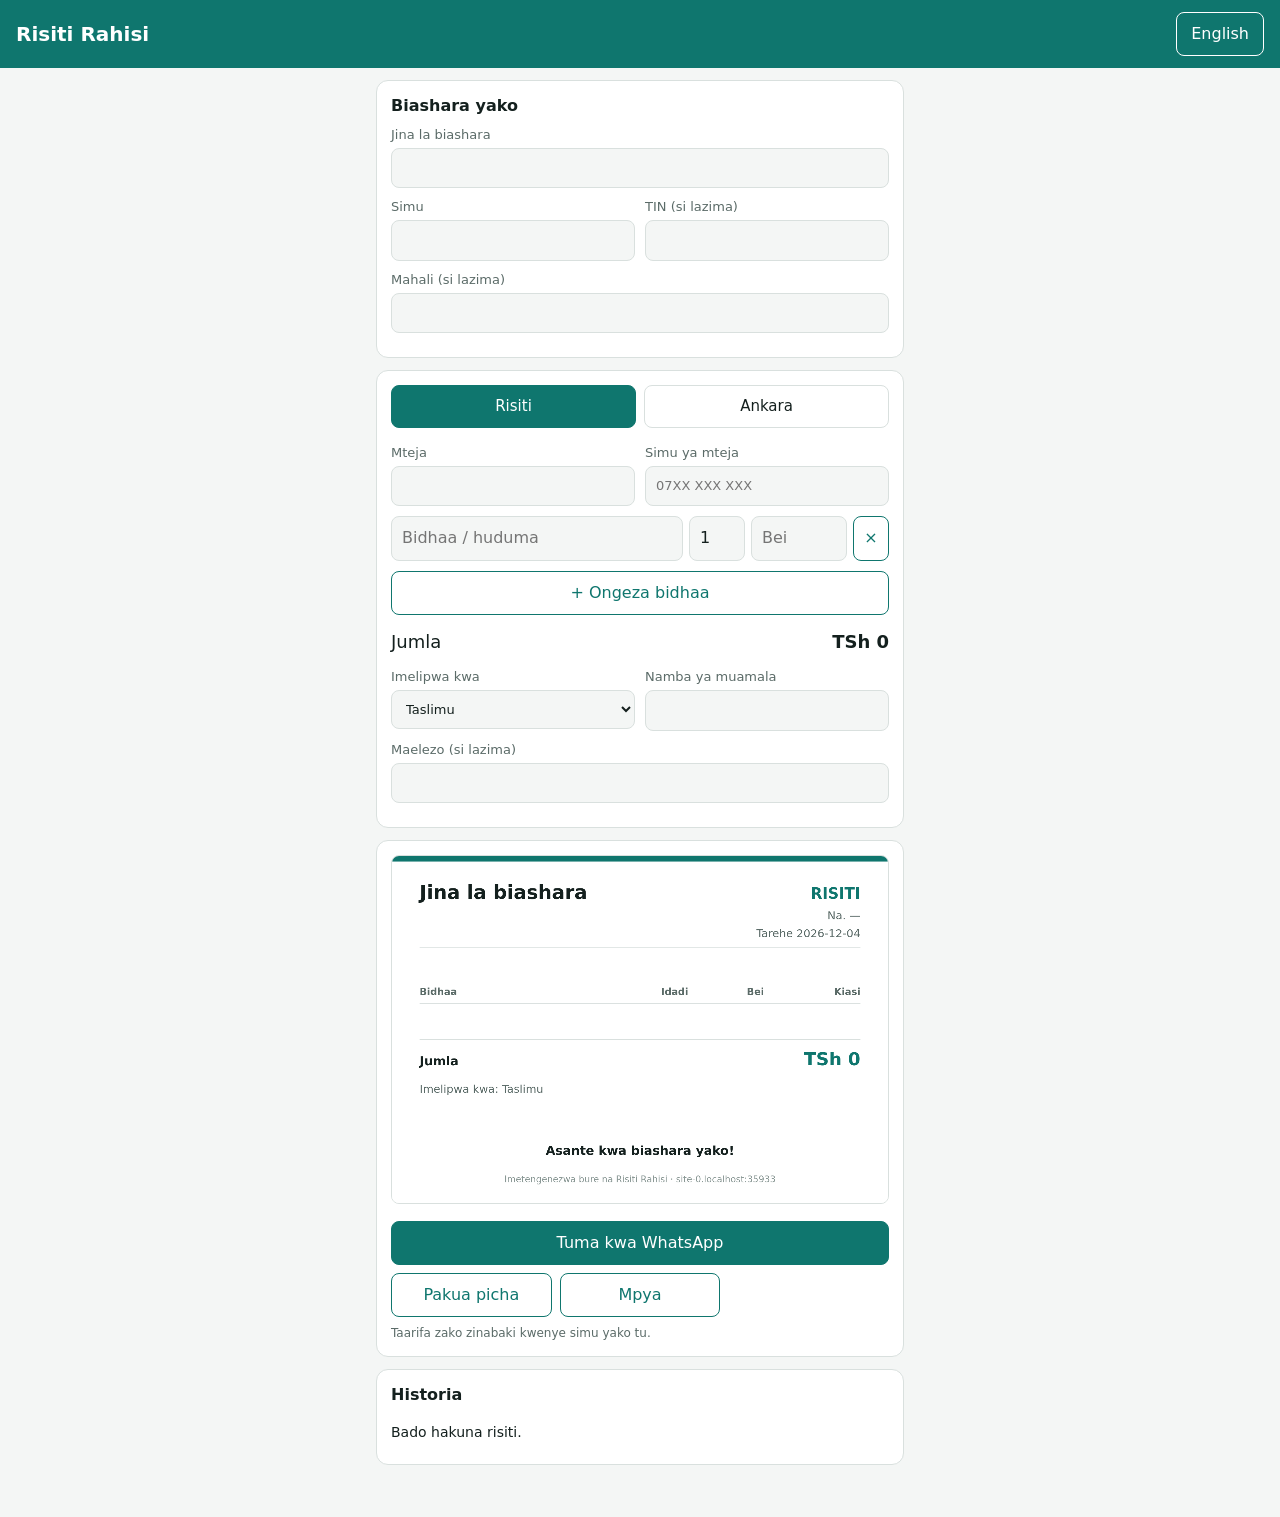
<file: app/index.html>
<!doctype html>
<html lang="sw">
<head>
<meta charset="utf-8">
<meta name="viewport" content="width=device-width, initial-scale=1">
<title>Risiti Rahisi – Tengeneza risiti bure</title>
<meta name="description" content="Tengeneza risiti au ankara kwa sekunde, bure. Tuma kwa mteja kwenye WhatsApp. Free receipt and invoice maker for Tanzania.">
<meta name="theme-color" content="#0f766e">
<link rel="icon" href="data:image/svg+xml,%3Csvg xmlns=%27http://www.w3.org/2000/svg%27 viewBox=%270 0 32 32%27%3E%3Crect width=%2732%27 height=%2732%27 rx=%276%27 fill=%27%230f766e%27/%3E%3Ctext x=%2716%27 y=%2723%27 font-size=%2720%27 text-anchor=%27middle%27 fill=%27white%27 font-family=%27sans-serif%27 font-weight=%27700%27%3ER%3C/text%3E%3C/svg%3E">
<link rel="stylesheet" href="style.css">
</head>
<body>
<header class="top">
  <h1>Risiti Rahisi</h1>
  <button id="lang" class="ghost" type="button">English</button>
</header>

<main>
  <section class="card">
    <h2 data-t="business">Biashara yako</h2>
    <label><span data-t="bizName">Jina la biashara</span><input id="bizName" autocomplete="organization"></label>
    <div class="row">
      <label><span data-t="phone">Simu</span><input id="bizPhone" inputmode="tel"></label>
      <label><span data-t="tin">TIN (si lazima)</span><input id="bizTin" inputmode="numeric"></label>
    </div>
    <label><span data-t="address">Mahali (si lazima)</span><input id="bizAddress"></label>
  </section>

  <section class="card">
    <div class="seg" role="radiogroup">
      <label><input type="radio" name="type" value="receipt" checked><span data-t="receipt">Risiti</span></label>
      <label><input type="radio" name="type" value="invoice"><span data-t="invoice">Ankara</span></label>
    </div>
    <div class="row">
      <label><span data-t="customer">Mteja</span><input id="customer"></label>
      <label><span data-t="custPhone">Simu ya mteja</span><input id="custPhone" inputmode="tel" placeholder="07XX XXX XXX"></label>
    </div>

    <div id="items"></div>
    <button id="addItem" class="ghost wide" type="button" data-t="addItem">+ Ongeza bidhaa</button>

    <p class="total"><span data-t="total">Jumla</span> <strong id="total">TSh 0</strong></p>

    <div class="row" id="payRow">
      <label><span data-t="method">Imelipwa kwa</span>
        <select id="method">
          <option value="cash" data-t="cash">Taslimu</option>
          <option value="mpesa">M-Pesa</option>
          <option value="mixx">Mixx by Yas</option>
          <option value="airtel">Airtel Money</option>
          <option value="halo">HaloPesa</option>
          <option value="bank" data-t="bank">Benki</option>
        </select>
      </label>
      <label><span data-t="ref">Namba ya muamala</span><input id="ref"></label>
    </div>
    <label><span data-t="notes">Maelezo (si lazima)</span><input id="notes"></label>
  </section>

  <section class="card">
    <canvas id="preview" aria-label="Receipt preview"></canvas>
    <div class="actions">
      <button id="share" type="button" data-t="share">Tuma kwa WhatsApp</button>
      <button id="download" class="ghost" type="button" data-t="download">Pakua picha</button>
      <button id="newDoc" class="ghost" type="button" data-t="new">Mpya</button>
    </div>
    <p class="hint" data-t="privacy">Taarifa zako zinabaki kwenye simu yako tu.</p>
  </section>

  <section class="card">
    <h2 data-t="history">Historia</h2>
    <ul id="history"></ul>
  </section>
</main>

<template id="itemTpl">
  <div class="item">
    <input class="name" data-ph="itemName" placeholder="Bidhaa / huduma">
    <input class="qty" inputmode="decimal" value="1" aria-label="qty">
    <input class="price" inputmode="numeric" data-ph="price" placeholder="Bei">
    <button class="del ghost" type="button" aria-label="remove">×</button>
  </div>
</template>

<script src="app.js"></script>
</body>
</html>
</file>
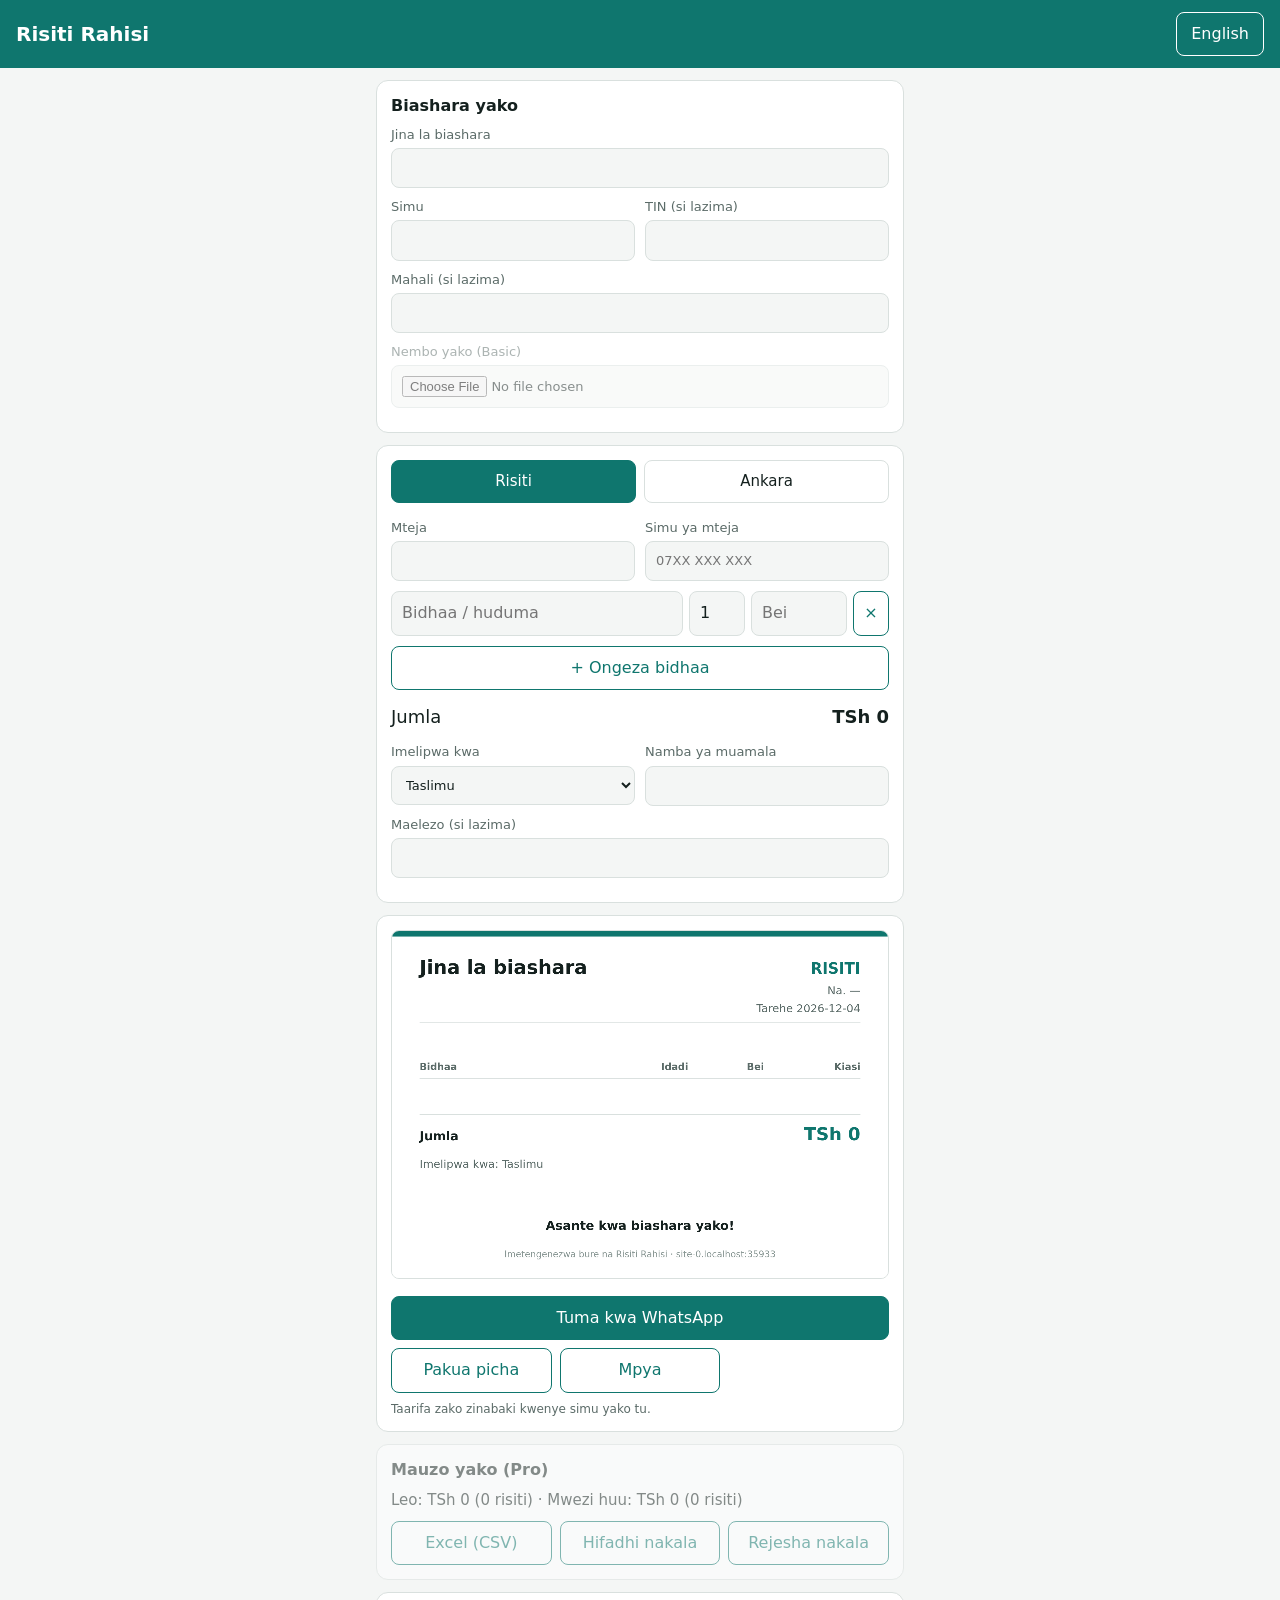
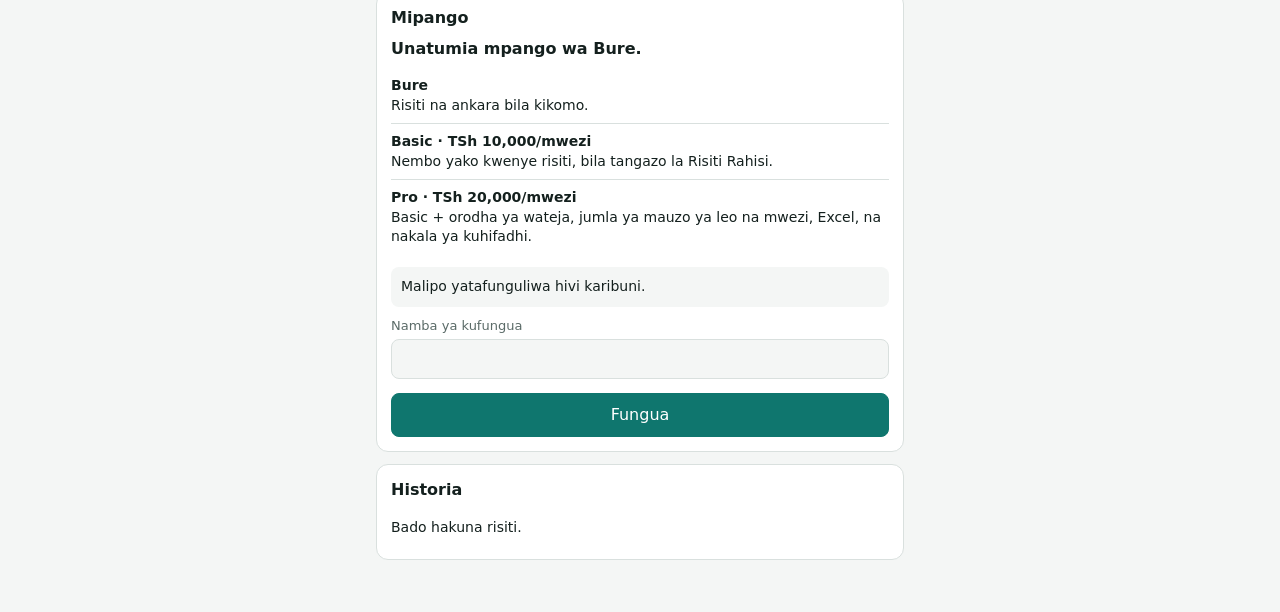
<file: docs/index.html>
<!doctype html>
<html lang="sw">
<head>
<meta charset="utf-8">
<meta name="viewport" content="width=device-width, initial-scale=1">
<title>Risiti Rahisi – Tengeneza risiti bure</title>
<meta name="description" content="Tengeneza risiti au ankara kwa sekunde, bure. Tuma kwa mteja kwenye WhatsApp. Free receipt and invoice maker for Tanzania.">
<meta name="theme-color" content="#0f766e">
<link rel="icon" href="data:image/svg+xml,%3Csvg xmlns=%27http://www.w3.org/2000/svg%27 viewBox=%270 0 32 32%27%3E%3Crect width=%2732%27 height=%2732%27 rx=%276%27 fill=%27%230f766e%27/%3E%3Ctext x=%2716%27 y=%2723%27 font-size=%2720%27 text-anchor=%27middle%27 fill=%27white%27 font-family=%27sans-serif%27 font-weight=%27700%27%3ER%3C/text%3E%3C/svg%3E">
<link rel="stylesheet" href="style.css">
</head>
<body>
<header class="top">
  <h1>Risiti Rahisi</h1>
  <button id="lang" class="ghost" type="button">English</button>
</header>

<main>
  <section class="card">
    <h2 data-t="business">Biashara yako</h2>
    <label><span data-t="bizName">Jina la biashara</span><input id="bizName" autocomplete="organization"></label>
    <div class="row">
      <label><span data-t="phone">Simu</span><input id="bizPhone" inputmode="tel"></label>
      <label><span data-t="tin">TIN (si lazima)</span><input id="bizTin" inputmode="numeric"></label>
    </div>
    <label><span data-t="address">Mahali (si lazima)</span><input id="bizAddress"></label>
    <label><span data-t="logo">Nembo yako (Basic)</span><input id="logo" type="file" accept="image/*"></label>
  </section>

  <section class="card" id="docCard">
    <div class="seg" role="radiogroup">
      <label><input type="radio" name="type" value="receipt" checked><span data-t="receipt">Risiti</span></label>
      <label><input type="radio" name="type" value="invoice"><span data-t="invoice">Ankara</span></label>
    </div>
    <div class="row">
      <label><span data-t="customer">Mteja</span><input id="customer" list="custList" autocomplete="off"><datalist id="custList"></datalist></label>
      <label><span data-t="custPhone">Simu ya mteja</span><input id="custPhone" inputmode="tel" placeholder="07XX XXX XXX"></label>
    </div>

    <div id="items"></div>
    <button id="addItem" class="ghost wide" type="button" data-t="addItem">+ Ongeza bidhaa</button>

    <p class="total"><span data-t="total">Jumla</span> <strong id="total">TSh 0</strong></p>

    <div class="row" id="payRow">
      <label><span data-t="method">Imelipwa kwa</span>
        <select id="method">
          <option value="cash" data-t="cash">Taslimu</option>
          <option value="mpesa">M-Pesa</option>
          <option value="mixx">Mixx by Yas</option>
          <option value="airtel">Airtel Money</option>
          <option value="halo">HaloPesa</option>
          <option value="bank" data-t="bank">Benki</option>
        </select>
      </label>
      <label><span data-t="ref">Namba ya muamala</span><input id="ref"></label>
    </div>
    <label><span data-t="notes">Maelezo (si lazima)</span><input id="notes"></label>
  </section>

  <section class="card">
    <canvas id="preview" aria-label="Receipt preview"></canvas>
    <div class="actions">
      <button id="share" type="button" data-t="share">Tuma kwa WhatsApp</button>
      <button id="download" class="ghost" type="button" data-t="download">Pakua picha</button>
      <button id="newDoc" class="ghost" type="button" data-t="new">Mpya</button>
    </div>
    <p class="hint" data-t="privacy">Taarifa zako zinabaki kwenye simu yako tu.</p>
  </section>

  <section class="card" id="proCard">
    <h2 data-t="sales">Mauzo yako (Pro)</h2>
    <p id="summary" class="summary"></p>
    <div class="actions three">
      <button id="exportCsv" class="ghost" type="button">Excel (CSV)</button>
      <button id="backup" class="ghost" type="button" data-t="backup">Hifadhi nakala</button>
      <button id="restoreBtn" class="ghost" type="button" data-t="restore">Rejesha nakala</button>
      <input id="restore" type="file" accept="application/json" hidden>
    </div>
  </section>

  <section class="card" id="planCard">
    <h2 data-t="plans">Mipango</h2>
    <p id="planStatus" class="status"></p>
    <ul class="plans">
      <li><strong data-t="free">Bure</strong><span data-t="freeDesc">Risiti na ankara bila kikomo.</span></li>
      <li><strong>Basic · <span class="price-basic"></span></strong><span data-t="basicDesc">Nembo yako kwenye risiti, bila tangazo la Risiti Rahisi.</span></li>
      <li><strong>Pro · <span class="price-pro"></span></strong><span data-t="proDesc">Basic + orodha ya wateja, jumla ya mauzo ya leo na mwezi, Excel, na nakala ya kuhifadhi.</span></li>
    </ul>
    <div id="howToPay"></div>
    <label><span data-t="code">Namba ya kufungua</span><input id="licInput" autocomplete="off"></label>
    <button id="licApply" class="wide" type="button" data-t="apply">Fungua</button>
  </section>

  <section class="card">
    <h2 data-t="history">Historia</h2>
    <ul id="history"></ul>
  </section>
</main>

<template id="itemTpl">
  <div class="item">
    <input class="name" data-ph="itemName" placeholder="Bidhaa / huduma">
    <input class="qty" inputmode="decimal" value="1" aria-label="qty">
    <input class="price" inputmode="numeric" data-ph="price" placeholder="Bei">
    <button class="del ghost" type="button" aria-label="remove">×</button>
  </div>
</template>

<script src="config.js"></script>
<script src="app.js"></script>
</body>
</html>
</file>
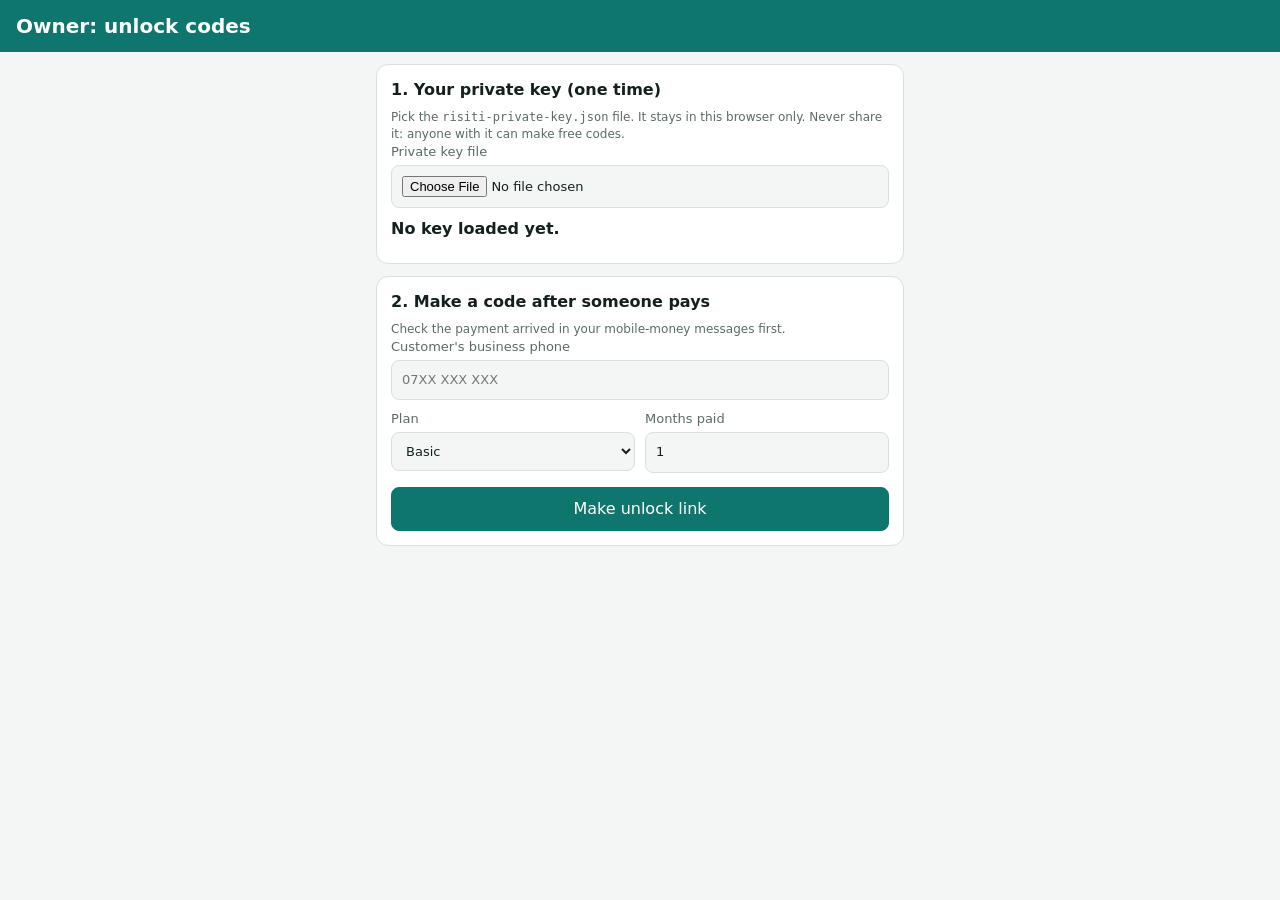
<file: docs/admin.html>
<!doctype html>
<html lang="en">
<head>
<meta charset="utf-8">
<meta name="viewport" content="width=device-width, initial-scale=1">
<meta name="robots" content="noindex">
<title>Risiti Rahisi – owner</title>
<link rel="stylesheet" href="style.css">
</head>
<body>
<header class="top"><h1>Owner: unlock codes</h1></header>
<main>
  <section class="card" id="keyCard">
    <h2>1. Your private key (one time)</h2>
    <p class="hint">Pick the <code>risiti-private-key.json</code> file. It stays in this browser only. Never share it: anyone with it can make free codes.</p>
    <label><span>Private key file</span><input id="keyFile" type="file" accept="application/json"></label>
    <p id="keyStatus" class="status"></p>
  </section>

  <section class="card">
    <h2>2. Make a code after someone pays</h2>
    <p class="hint">Check the payment arrived in your mobile-money messages first.</p>
    <label><span>Customer's business phone</span><input id="phone" inputmode="tel" placeholder="07XX XXX XXX"></label>
    <div class="row">
      <label><span>Plan</span><select id="plan"><option value="basic">Basic</option><option value="pro">Pro</option></select></label>
      <label><span>Months paid</span><input id="months" inputmode="numeric" value="1"></label>
    </div>
    <button id="make" class="wide" type="button">Make unlock link</button>
    <div id="out" hidden>
      <p class="hint">Valid until <strong id="until"></strong></p>
      <label><span>Unlock link</span><input id="link" readonly></label>
      <div class="actions"><a id="send" class="pay" target="_blank" rel="noopener">Send on WhatsApp</a></div>
    </div>
  </section>
</main>
<script>
'use strict';
const $ = (id) => document.getElementById(id);
const KEY = 'ownerPrivateKey';
const read = () => { try { return JSON.parse(localStorage.getItem(KEY) || 'null'); } catch { return null; } };
const enc = (bytes) => btoa(String.fromCharCode(...bytes)).replace(/\+/g, '-').replace(/\//g, '_').replace(/=+$/, '');

function waNumber(phone) {
  let d = String(phone || '').replace(/\D/g, '');
  if (d.startsWith('0')) d = '255' + d.slice(1);
  else if (d.length === 9 && /^[67]/.test(d)) d = '255' + d;
  return d.length >= 12 ? d : '';
}

function showKey() {
  $('keyStatus').textContent = read() ? 'Key loaded ✓' : 'No key loaded yet.';
}

$('keyFile').addEventListener('change', async (e) => {
  const file = e.target.files[0];
  e.target.value = '';
  if (!file) return;
  try {
    const jwk = JSON.parse(await file.text());
    await crypto.subtle.importKey('jwk', jwk, { name: 'ECDSA', namedCurve: 'P-256' }, false, ['sign']);
    localStorage.setItem(KEY, JSON.stringify(jwk));
  } catch { alert('That is not the right key file.'); }
  showKey();
});

$('make').addEventListener('click', async () => {
  const jwk = read();
  if (!jwk) { alert('Load your private key first (step 1).'); return; }
  const b = waNumber($('phone').value);
  if (!b) { alert('Enter the business phone, e.g. 0712 345 678.'); return; }
  const months = Math.max(1, parseInt($('months').value, 10) || 1);
  const until = new Date();
  until.setMonth(until.getMonth() + months);
  const payload = { p: $('plan').value, e: until.toISOString().slice(0, 10), b };
  const p64 = enc(new TextEncoder().encode(JSON.stringify(payload)));
  const key = await crypto.subtle.importKey('jwk', jwk, { name: 'ECDSA', namedCurve: 'P-256' }, false, ['sign']);
  const sig = new Uint8Array(await crypto.subtle.sign({ name: 'ECDSA', hash: 'SHA-256' }, key, new TextEncoder().encode(p64)));
  const link = `${location.origin}${location.pathname.replace(/admin\.html$/, '')}?code=${p64}.${enc(sig)}`;
  $('until').textContent = payload.e;
  $('link').value = link;
  const name = payload.p === 'pro' ? 'Pro' : 'Basic';
  const msg = `Asante! Risiti Rahisi ${name} imefunguliwa hadi ${payload.e}. Bonyeza link hii kwenye simu yako:\n${link}`;
  $('send').href = `https://wa.me/${b}?text=${encodeURIComponent(msg)}`;
  $('out').hidden = false;
});

showKey();
</script>
</body>
</html>
</file>
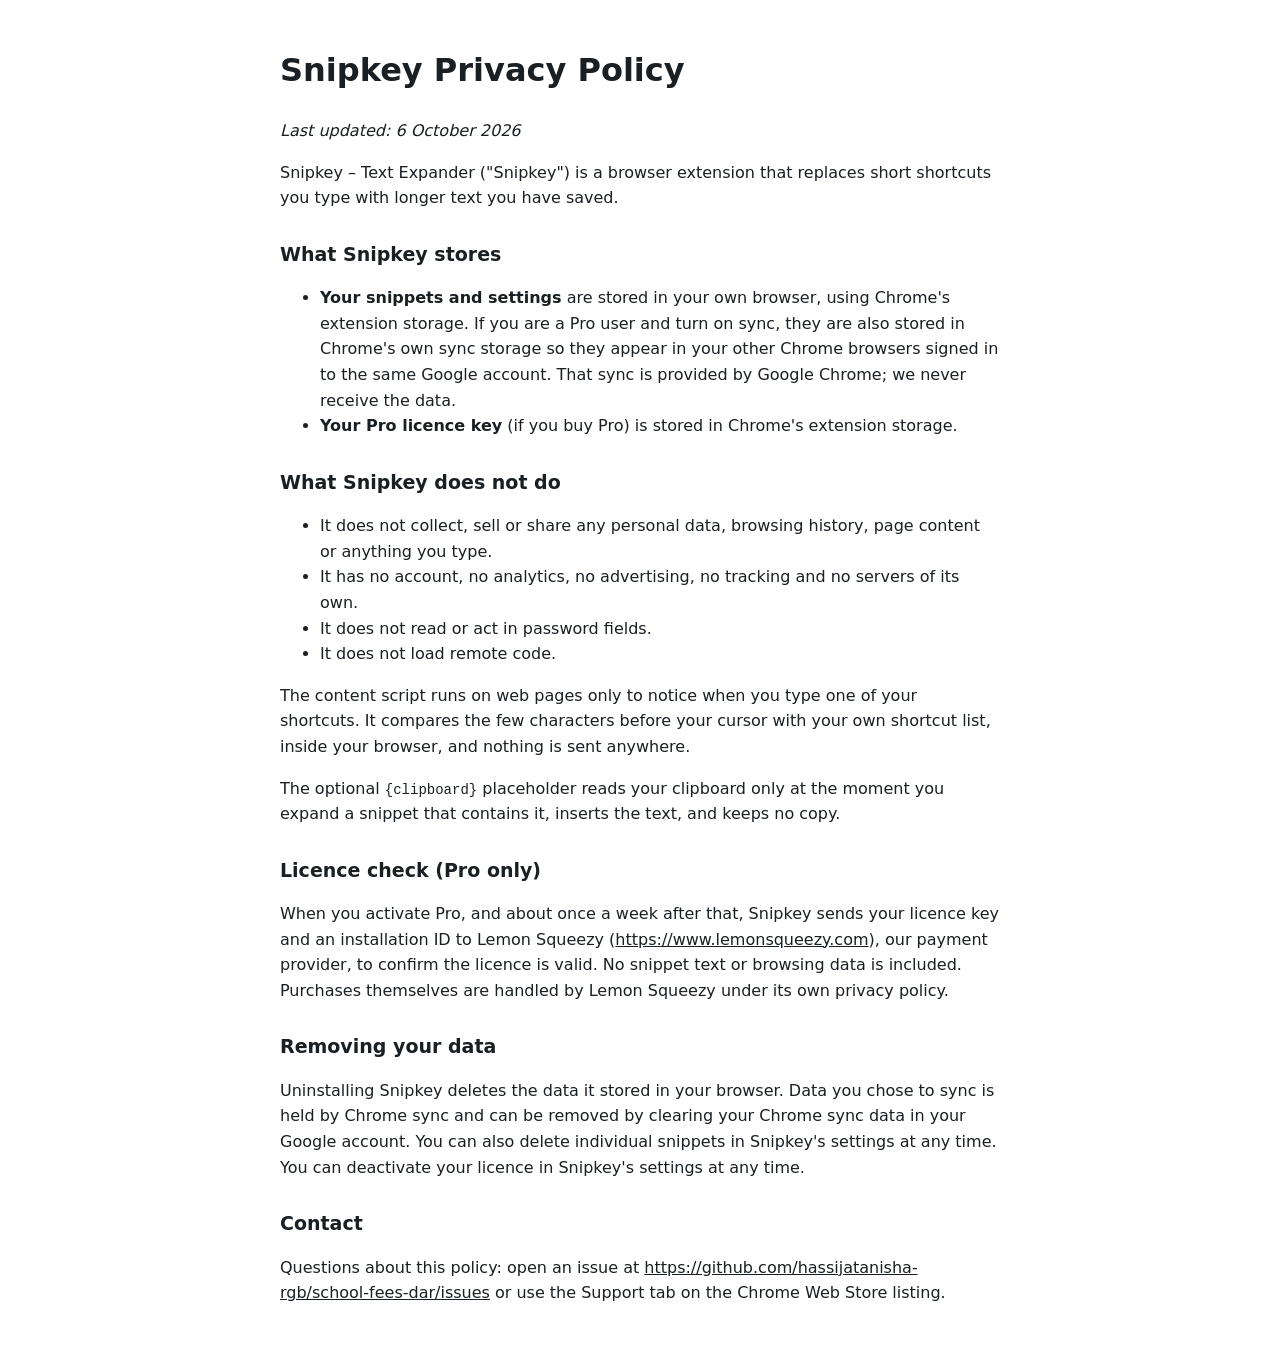
<file: docs/snipkey/privacy.html>
<!doctype html>
<html lang="en"><head><meta charset="utf-8"><meta name="viewport" content="width=device-width, initial-scale=1">
<title>Snipkey Privacy Policy</title>
<style>:root{--bg:#fff;--text:#1a1f24}@media (prefers-color-scheme:dark){:root{--bg:#111518;--text:#e6ebef}}
body{margin:0;background:var(--bg);color:var(--text);font:16px/1.6 system-ui,sans-serif}main{max-width:720px;margin:0 auto;padding:24px 16px 48px}h2{margin-top:28px;font-size:19px}code{font-size:14px}a{color:inherit}</style>
</head><body><main>
<h1>Snipkey Privacy Policy</h1>
<p><em>Last updated: 6 October 2026</em></p>
<p>Snipkey – Text Expander (&quot;Snipkey&quot;) is a browser extension that replaces short shortcuts you type with longer text you have saved.</p>
<h2>What Snipkey stores</h2>
<ul>
<li><strong>Your snippets and settings</strong> are stored in your own browser, using Chrome&#x27;s extension storage. If you are a Pro user and turn on sync, they are also stored in Chrome&#x27;s own sync storage so they appear in your other Chrome browsers signed in to the same Google account. That sync is provided by Google Chrome; we never receive the data.</li>
<li><strong>Your Pro licence key</strong> (if you buy Pro) is stored in Chrome&#x27;s extension storage.</li>
</ul>
<h2>What Snipkey does not do</h2>
<ul>
<li>It does not collect, sell or share any personal data, browsing history, page content or anything you type.</li>
<li>It has no account, no analytics, no advertising, no tracking and no servers of its own.</li>
<li>It does not read or act in password fields.</li>
<li>It does not load remote code.</li>
</ul>
<p>The content script runs on web pages only to notice when you type one of your shortcuts. It compares the few characters before your cursor with your own shortcut list, inside your browser, and nothing is sent anywhere.</p>
<p>The optional <code>{clipboard}</code> placeholder reads your clipboard only at the moment you expand a snippet that contains it, inserts the text, and keeps no copy.</p>
<h2>Licence check (Pro only)</h2>
<p>When you activate Pro, and about once a week after that, Snipkey sends your licence key and an installation ID to Lemon Squeezy (<a href="https://www.lemonsqueezy.com">https://www.lemonsqueezy.com</a>), our payment provider, to confirm the licence is valid. No snippet text or browsing data is included. Purchases themselves are handled by Lemon Squeezy under its own privacy policy.</p>
<h2>Removing your data</h2>
<p>Uninstalling Snipkey deletes the data it stored in your browser. Data you chose to sync is held by Chrome sync and can be removed by clearing your Chrome sync data in your Google account. You can also delete individual snippets in Snipkey&#x27;s settings at any time. You can deactivate your licence in Snipkey&#x27;s settings at any time.</p>
<h2>Contact</h2>
<p>Questions about this policy: open an issue at <a href="https://github.com/hassijatanisha-rgb/school-fees-dar/issues">https://github.com/hassijatanisha-rgb/school-fees-dar/issues</a> or use the Support tab on the Chrome Web Store listing.</p>
</main></body></html>
</file>
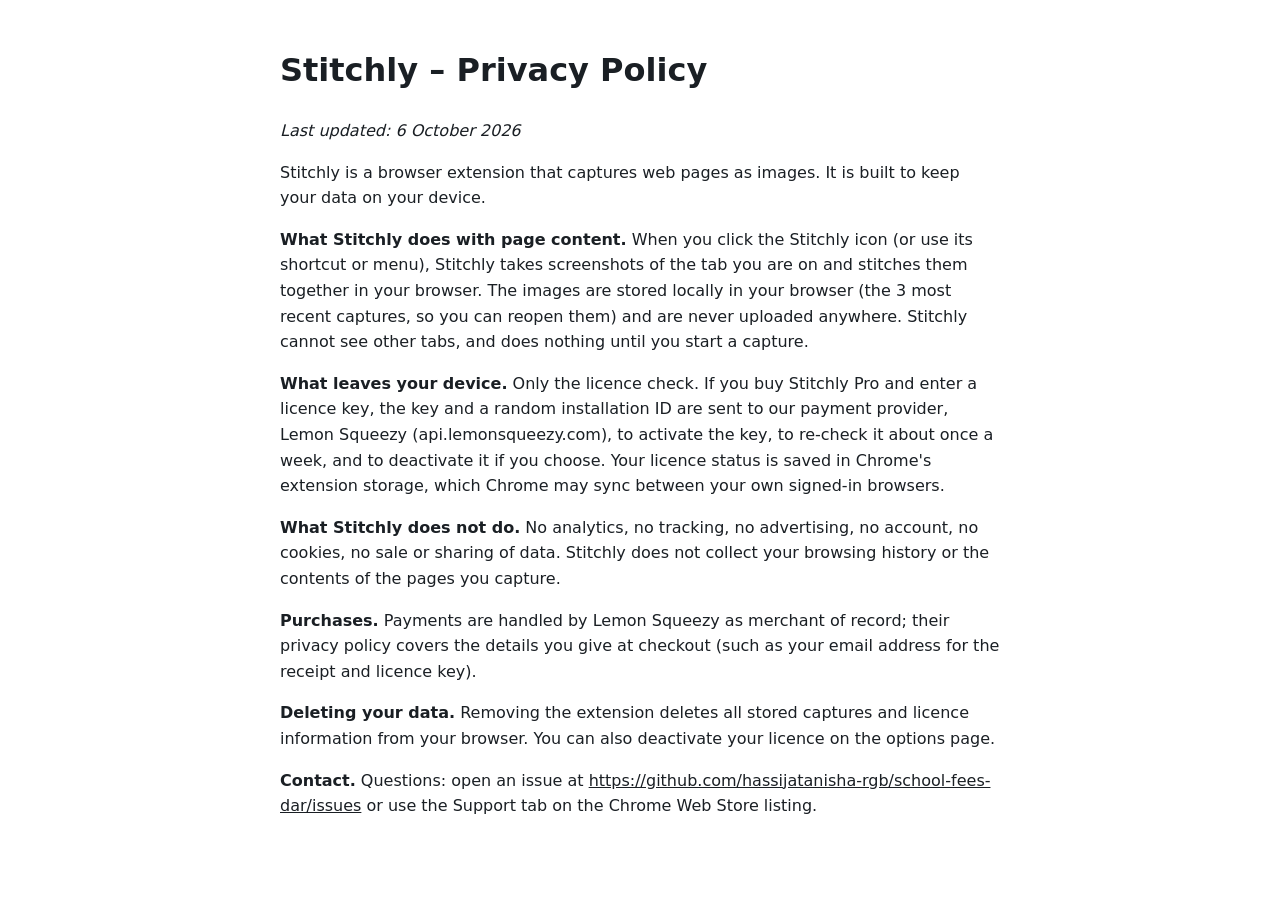
<file: docs/stitchly/privacy.html>
<!doctype html>
<html lang="en"><head><meta charset="utf-8"><meta name="viewport" content="width=device-width, initial-scale=1">
<title>Stitchly Privacy Policy</title>
<style>:root{--bg:#fff;--text:#1a1f24}@media (prefers-color-scheme:dark){:root{--bg:#111518;--text:#e6ebef}}
body{margin:0;background:var(--bg);color:var(--text);font:16px/1.6 system-ui,sans-serif}main{max-width:720px;margin:0 auto;padding:24px 16px 48px}h2{margin-top:28px;font-size:19px}code{font-size:14px}a{color:inherit}</style>
</head><body><main>
<h1>Stitchly – Privacy Policy</h1>
<p><em>Last updated: 6 October 2026</em></p>
<p>Stitchly is a browser extension that captures web pages as images. It is built to keep your data on your device.</p>
<p><strong>What Stitchly does with page content.</strong> When you click the Stitchly icon (or use its shortcut or menu), Stitchly takes screenshots of the tab you are on and stitches them together in your browser. The images are stored locally in your browser (the 3 most recent captures, so you can reopen them) and are never uploaded anywhere. Stitchly cannot see other tabs, and does nothing until you start a capture.</p>
<p><strong>What leaves your device.</strong> Only the licence check. If you buy Stitchly Pro and enter a licence key, the key and a random installation ID are sent to our payment provider, Lemon Squeezy (api.lemonsqueezy.com), to activate the key, to re-check it about once a week, and to deactivate it if you choose. Your licence status is saved in Chrome&#x27;s extension storage, which Chrome may sync between your own signed-in browsers.</p>
<p><strong>What Stitchly does not do.</strong> No analytics, no tracking, no advertising, no account, no cookies, no sale or sharing of data. Stitchly does not collect your browsing history or the contents of the pages you capture.</p>
<p><strong>Purchases.</strong> Payments are handled by Lemon Squeezy as merchant of record; their privacy policy covers the details you give at checkout (such as your email address for the receipt and licence key).</p>
<p><strong>Deleting your data.</strong> Removing the extension deletes all stored captures and licence information from your browser. You can also deactivate your licence on the options page.</p>
<p><strong>Contact.</strong> Questions: open an issue at <a href="https://github.com/hassijatanisha-rgb/school-fees-dar/issues">https://github.com/hassijatanisha-rgb/school-fees-dar/issues</a> or use the Support tab on the Chrome Web Store listing.</p>
</main></body></html>
</file>
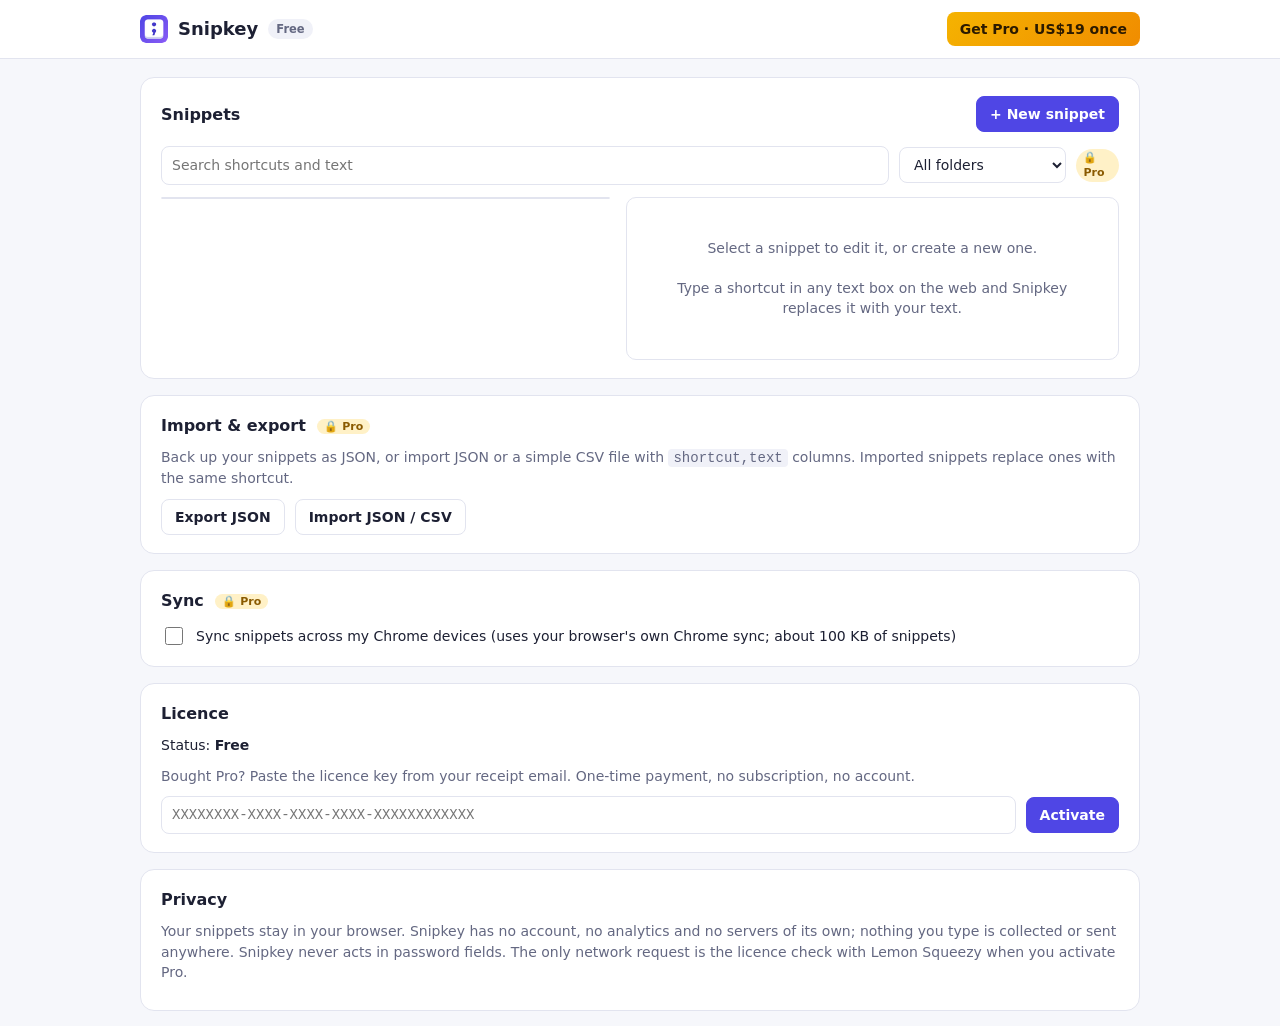
<file: extensions/snipkey/options.html>
<!doctype html>
<html lang="en">
<head>
  <meta charset="utf-8">
  <meta name="viewport" content="width=device-width, initial-scale=1">
  <title>Snipkey Settings</title>
  <link rel="stylesheet" href="ui.css">
  <link rel="stylesheet" href="options.css">
</head>
<body>
  <header class="top">
    <div class="wrap top-inner">
      <img class="logo" src="icons/icon48.png" alt="">
      <h1>Snipkey</h1>
      <span id="plan" class="badge">Free</span>
      <span class="spacer"></span>
      <button id="headerGetPro" class="pro-btn">Get Pro · US$19 once</button>
    </div>
  </header>

  <main class="wrap">
    <div id="limitBanner" class="msg warn hidden"></div>

    <section class="card" id="snippetsCard">
      <div class="card-head">
        <h2>Snippets <span id="count" class="muted"></span></h2>
        <button id="newBtn" class="primary">+ New snippet</button>
      </div>
      <div class="toolbar">
        <input id="search" type="search" placeholder="Search shortcuts and text" aria-label="Search snippets">
        <label class="folder-filter">
          <select id="folderFilter" aria-label="Filter by folder"><option value="">All folders</option></select>
          <span class="lock pro-only">Pro</span>
        </label>
      </div>
      <div class="split">
        <ul id="list" aria-label="Snippets"></ul>
        <form id="editor" class="editor hidden" autocomplete="off">
          <h3 id="editorTitle">New snippet</h3>
          <label>Shortcut
            <input id="edShortcut" type="text" maxlength="32" spellcheck="false" placeholder=";addr">
          </label>
          <label>Folder <span class="lock pro-only">Pro</span>
            <input id="edFolder" type="text" list="folderList" maxlength="40" placeholder="e.g. Support">
            <datalist id="folderList"></datalist>
          </label>
          <label>Expansion text
            <textarea id="edText" rows="7" spellcheck="true"></textarea>
          </label>
          <div class="tokens" aria-label="Insert placeholder">
            <span class="muted">Insert:</span>
            <button type="button" data-token="{date}">{date}</button>
            <button type="button" data-token="{time}">{time}</button>
            <button type="button" data-token="{clipboard}">{clipboard}</button>
            <button type="button" data-token="{cursor}">{cursor}</button>
            <button type="button" data-token="{input:Name}" id="fillTokenBtn">{input:…}<span class="lock pro-only">Pro</span></button>
          </div>
          <p class="hint muted">{cursor} sets where the caret lands. {input:Name} asks you for a value each time you expand (Pro).</p>
          <div id="edMsg" class="msg" role="status"></div>
          <div class="actions">
            <button type="button" id="edDelete" class="danger">Delete</button>
            <span class="spacer"></span>
            <button type="button" id="edCancel">Cancel</button>
            <button type="submit" class="primary" id="edSave">Save</button>
          </div>
        </form>
        <div id="editorEmpty" class="editor-empty muted">Select a snippet to edit it, or create a new one.<br><br>Type a shortcut in any text box on the web and Snipkey replaces it with your text.</div>
      </div>
    </section>

    <section class="card">
      <div class="card-head"><h2>Import &amp; export <span class="lock pro-only">Pro</span></h2></div>
      <p class="muted">Back up your snippets as JSON, or import JSON or a simple CSV file with <code>shortcut,text</code> columns. Imported snippets replace ones with the same shortcut.</p>
      <div class="row">
        <button id="exportBtn" class="pro-gated">Export JSON</button>
        <label class="file-btn pro-gated" id="importLabel">Import JSON / CSV<input id="importFile" type="file" accept=".json,.csv,application/json,text/csv" hidden></label>
      </div>
      <div id="ioMsg" class="msg" role="status"></div>
    </section>

    <section class="card">
      <div class="card-head"><h2>Sync <span class="lock pro-only">Pro</span></h2></div>
      <label class="switch-row">
        <input id="syncToggle" type="checkbox" class="pro-gated">
        <span>Sync snippets across my Chrome devices (uses your browser's own Chrome sync; about 100 KB of snippets)</span>
      </label>
      <div id="syncMsg" class="msg" role="status"></div>
    </section>

    <section class="card" id="licenseCard">
      <div class="card-head"><h2>Licence</h2></div>
      <p>Status: <strong id="licStatus">Free</strong></p>
      <div id="licComingSoon" class="msg warn hidden">Pro coming soon. Snipkey Free works fully in the meantime.</div>
      <div id="licActivate">
        <p class="muted">Bought Pro? Paste the licence key from your receipt email. One-time payment, no subscription, no account.</p>
        <div class="row">
          <input id="licKey" type="text" placeholder="XXXXXXXX-XXXX-XXXX-XXXX-XXXXXXXXXXXX" spellcheck="false" aria-label="Licence key">
          <button id="licActivateBtn" class="primary">Activate</button>
        </div>
      </div>
      <div id="licActive" class="hidden row">
        <span class="muted">Pro is active on this browser. Thank you!</span>
        <button id="licDeactivateBtn">Deactivate</button>
      </div>
      <div id="licMsg" class="msg" role="status"></div>
    </section>

    <section class="card">
      <div class="card-head"><h2>Privacy</h2></div>
      <p class="muted">Your snippets stay in your browser. Snipkey has no account, no analytics and no servers of its own; nothing you type is collected or sent anywhere. Snipkey never acts in password fields. The only network request is the licence check with Lemon Squeezy when you activate Pro.</p>
    </section>
  </main>

  <script src="config.js"></script>
  <script src="license.js"></script>
  <script src="lib/snippets.js"></script>
  <script src="options.js"></script>
</body>
</html>
</file>
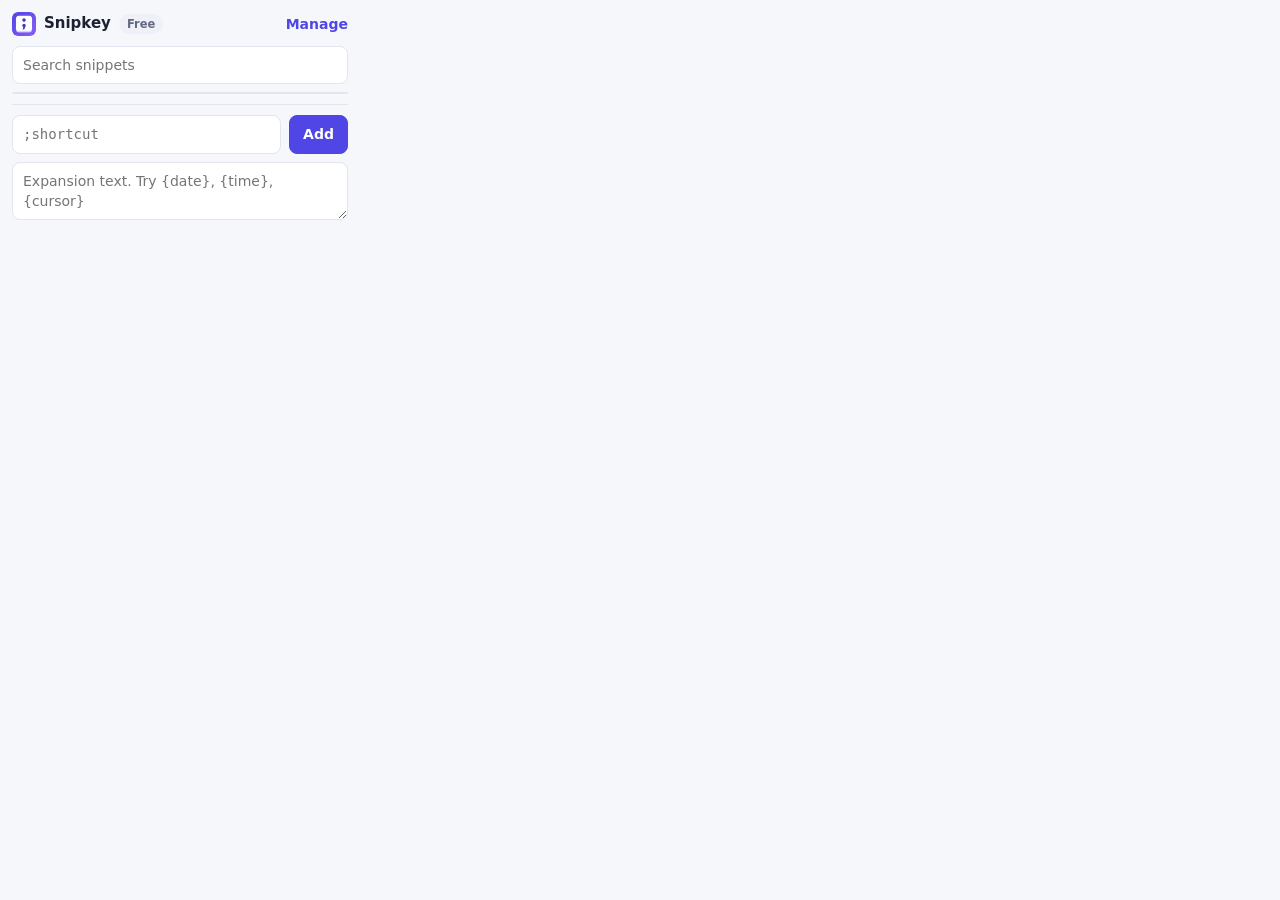
<file: extensions/snipkey/popup.html>
<!doctype html>
<html lang="en">
<head>
  <meta charset="utf-8">
  <meta name="viewport" content="width=device-width, initial-scale=1">
  <title>Snipkey</title>
  <link rel="stylesheet" href="ui.css">
  <link rel="stylesheet" href="popup.css">
</head>
<body>
  <header>
    <img class="logo" src="icons/icon48.png" alt="">
    <strong>Snipkey</strong>
    <span id="plan" class="badge">Free</span>
    <span class="spacer"></span>
    <button id="openOptions" class="link" title="Manage snippets">Manage</button>
  </header>
  <input id="search" type="search" placeholder="Search snippets" aria-label="Search snippets">
  <ul id="list" aria-label="Snippets"></ul>
  <p id="empty" class="muted hidden">No snippets match.</p>
  <form id="addForm" autocomplete="off">
    <div class="add-row">
      <input id="addShortcut" type="text" placeholder=";shortcut" aria-label="Shortcut" maxlength="32" spellcheck="false">
      <button id="addBtn" type="submit" class="primary">Add</button>
    </div>
    <textarea id="addText" placeholder="Expansion text. Try {date}, {time}, {cursor}" aria-label="Expansion text" rows="2"></textarea>
    <div id="addMsg" class="msg" role="status"></div>
    <div id="upgrade" class="upgrade hidden">
      <span>Free includes 10 snippets. Pro unlocks unlimited snippets, fill-in fields, folders, import/export and sync. One-time US$19.</span>
      <button id="getPro" type="button" class="pro-btn">Get Pro</button>
    </div>
  </form>
  <script src="config.js"></script>
  <script src="license.js"></script>
  <script src="lib/snippets.js"></script>
  <script src="popup.js"></script>
</body>
</html>
</file>
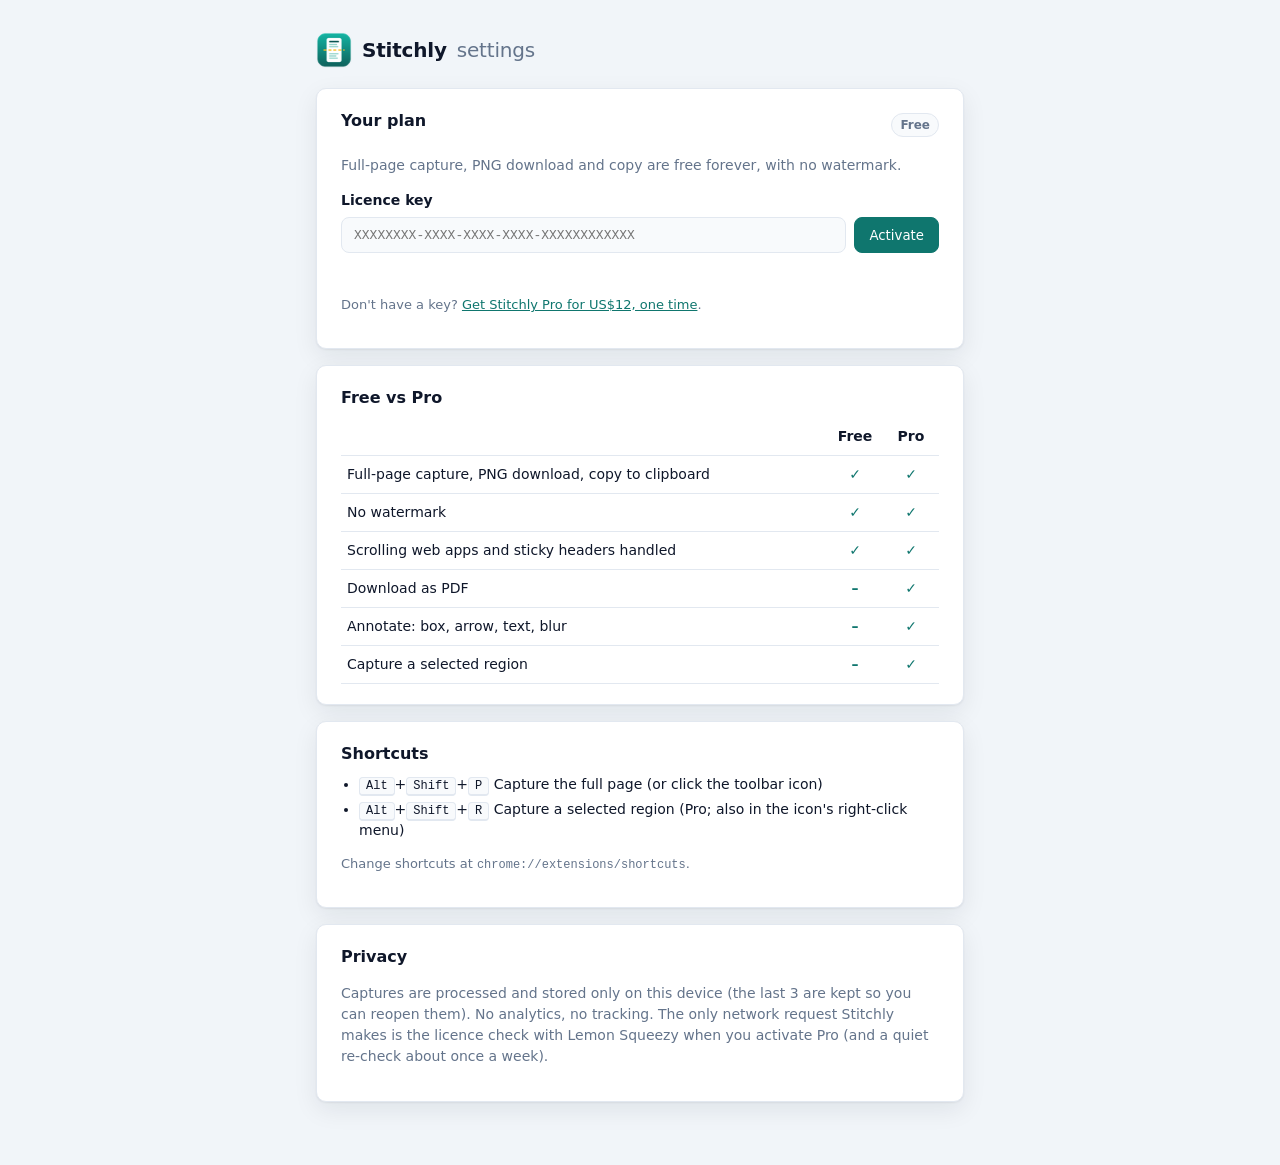
<file: extensions/stitchly/options.html>
<!doctype html>
<html lang="en">
<head>
<meta charset="utf-8">
<meta name="viewport" content="width=device-width, initial-scale=1">
<title>Stitchly settings</title>
<link rel="icon" href="icons/icon32.png">
<link rel="stylesheet" href="ui.css">
<link rel="stylesheet" href="options.css">
</head>
<body>
<main>
  <header class="brand"><img src="icons/icon48.png" alt="">Stitchly <span class="muted" style="font-weight:500">settings</span></header>

  <div class="banner" id="why" hidden></div>

  <section class="card">
    <div class="row">
      <h2>Your plan</h2>
      <span class="chip free" id="status">Free</span>
    </div>
    <p class="muted" id="plan-text">Full-page capture, PNG download and copy are free forever, with no watermark.</p>

    <div id="soon" class="soon" hidden>
      <strong>Pro coming soon.</strong> PDF export, annotation and region capture will be a one-time US$12 unlock. No subscription.
    </div>

    <div id="activate-box">
      <label for="key">Licence key</label>
      <div class="field">
        <input id="key" type="text" autocomplete="off" spellcheck="false" placeholder="XXXXXXXX-XXXX-XXXX-XXXX-XXXXXXXXXXXX">
        <button class="btn primary" id="activate">Activate</button>
      </div>
      <p class="msg" id="msg" role="status" aria-live="polite"></p>
      <p class="muted small" id="buy-line">Don't have a key? <a id="buy" href="#" target="_blank" rel="noopener">Get Stitchly Pro for US$12, one time</a>.</p>
    </div>

    <div id="pro-box" hidden>
      <p>Pro is active on this browser. Thanks for supporting an independent tool.</p>
      <button class="btn" id="deactivate">Deactivate on this device</button>
      <p class="msg" id="msg2" role="status" aria-live="polite"></p>
    </div>
  </section>

  <section class="card">
    <h2>Free vs Pro</h2>
    <table class="compare">
      <thead><tr><th></th><th>Free</th><th>Pro</th></tr></thead>
      <tbody>
        <tr><td>Full-page capture, PNG download, copy to clipboard</td><td>✓</td><td>✓</td></tr>
        <tr><td>No watermark</td><td>✓</td><td>✓</td></tr>
        <tr><td>Scrolling web apps and sticky headers handled</td><td>✓</td><td>✓</td></tr>
        <tr><td>Download as PDF</td><td>–</td><td>✓</td></tr>
        <tr><td>Annotate: box, arrow, text, blur</td><td>–</td><td>✓</td></tr>
        <tr><td>Capture a selected region</td><td>–</td><td>✓</td></tr>
      </tbody>
    </table>
  </section>

  <section class="card">
    <h2>Shortcuts</h2>
    <ul class="keys">
      <li><kbd>Alt</kbd>+<kbd>Shift</kbd>+<kbd>P</kbd> Capture the full page (or click the toolbar icon)</li>
      <li><kbd>Alt</kbd>+<kbd>Shift</kbd>+<kbd>R</kbd> Capture a selected region (Pro; also in the icon's right-click menu)</li>
    </ul>
    <p class="muted small">Change shortcuts at <code>chrome://extensions/shortcuts</code>.</p>
  </section>

  <section class="card">
    <h2>Privacy</h2>
    <p class="muted">Captures are processed and stored only on this device (the last 3 are kept so you can reopen them). No analytics, no tracking. The only network request Stitchly makes is the licence check with Lemon Squeezy when you activate Pro (and a quiet re-check about once a week).</p>
  </section>
</main>
<script src="config.js"></script>
<script src="license.js"></script>
<script src="options.js"></script>
</body>
</html>
</file>
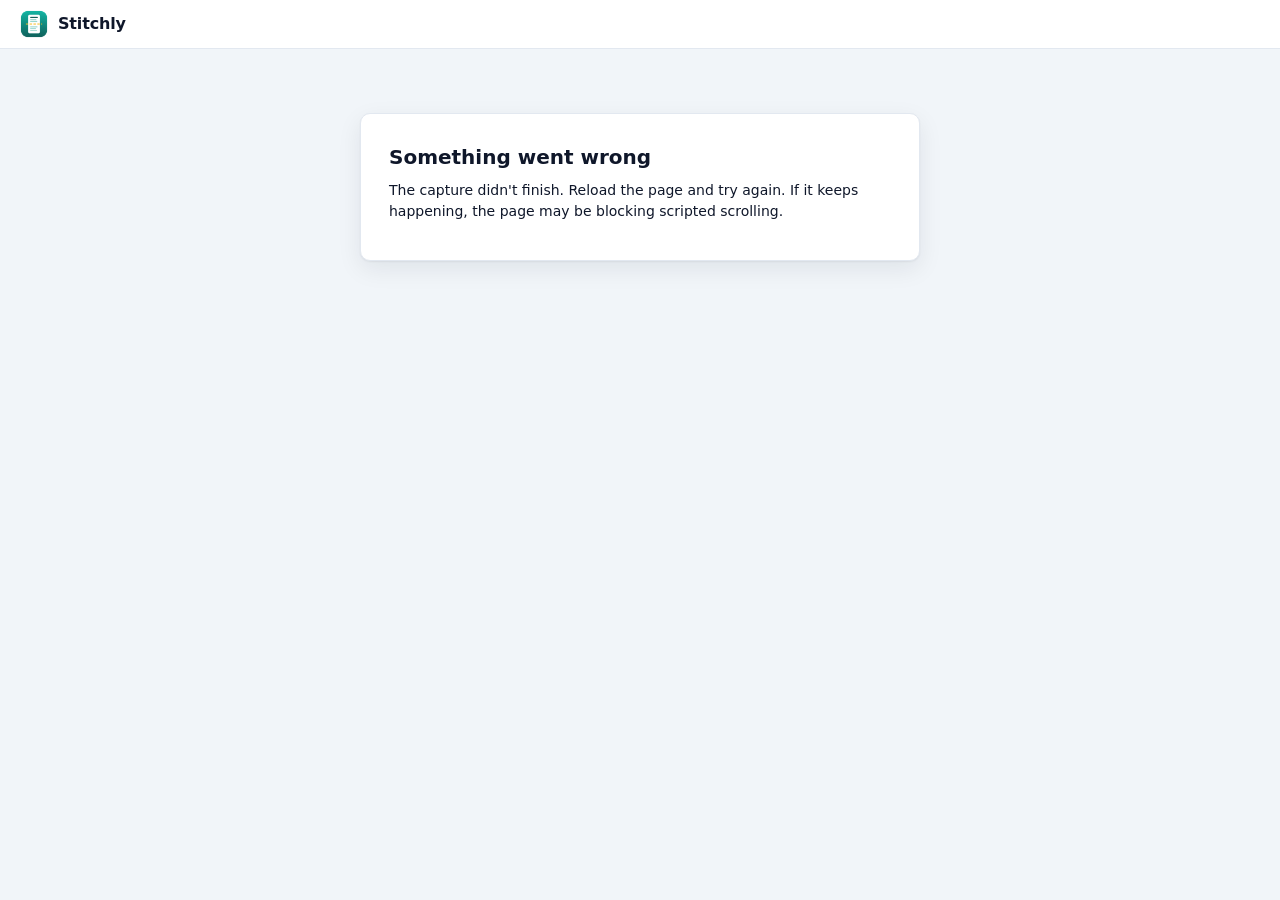
<file: extensions/stitchly/result.html>
<!doctype html>
<html lang="en">
<head>
<meta charset="utf-8">
<meta name="viewport" content="width=device-width, initial-scale=1">
<title>Stitchly capture</title>
<link rel="icon" href="icons/icon32.png">
<link rel="stylesheet" href="ui.css">
<link rel="stylesheet" href="result.css">
</head>
<body>
<header class="topbar">
  <div class="brand"><img src="icons/icon48.png" alt="">Stitchly</div>
  <div class="meta" id="meta"></div>
  <div class="actions" id="actions" hidden>
    <div class="zoom" role="group" aria-label="Zoom">
      <button class="btn" id="zoom-out" title="Zoom out" aria-label="Zoom out">−</button>
      <span id="zoom-label">100%</span>
      <button class="btn" id="zoom-in" title="Zoom in" aria-label="Zoom in">+</button>
    </div>
    <button class="btn primary" id="download"><svg viewBox="0 0 24 24" fill="none" stroke="currentColor" stroke-width="2" stroke-linecap="round" stroke-linejoin="round"><path d="M12 3v12m0 0-5-5m5 5 5-5M4 21h16"/></svg>Download PNG</button>
    <button class="btn" id="copy"><svg viewBox="0 0 24 24" fill="none" stroke="currentColor" stroke-width="2" stroke-linecap="round" stroke-linejoin="round"><rect x="9" y="9" width="12" height="12" rx="2"/><path d="M5 15V5a2 2 0 0 1 2-2h10"/></svg>Copy</button>
    <button class="btn" id="pdf" data-pro><svg viewBox="0 0 24 24" fill="none" stroke="currentColor" stroke-width="2" stroke-linecap="round" stroke-linejoin="round"><path d="M14 3H6a2 2 0 0 0-2 2v14a2 2 0 0 0 2 2h12a2 2 0 0 0 2-2V9z"/><path d="M14 3v6h6"/></svg>PDF</button>
    <button class="btn" id="annotate" data-pro><svg viewBox="0 0 24 24" fill="none" stroke="currentColor" stroke-width="2" stroke-linecap="round" stroke-linejoin="round"><path d="M12 20h9"/><path d="M16.5 3.5a2.1 2.1 0 0 1 3 3L7 19l-4 1 1-4z"/></svg>Annotate</button>
    <button class="btn pro" id="getpro" hidden>Get Pro</button>
    <a class="btn icon-only" href="options.html" target="_blank" title="Settings and licence" aria-label="Settings and licence"><svg viewBox="0 0 24 24" fill="none" stroke="currentColor" stroke-width="2" stroke-linecap="round" stroke-linejoin="round"><circle cx="12" cy="12" r="3"/><path d="M19.4 15a1.7 1.7 0 0 0 .3 1.8l.1.1a2 2 0 1 1-2.8 2.8l-.1-.1a1.7 1.7 0 0 0-1.8-.3 1.7 1.7 0 0 0-1 1.5V21a2 2 0 1 1-4 0v-.1a1.7 1.7 0 0 0-1.1-1.5 1.7 1.7 0 0 0-1.8.3l-.1.1a2 2 0 1 1-2.8-2.8l.1-.1a1.7 1.7 0 0 0 .3-1.8 1.7 1.7 0 0 0-1.5-1H3a2 2 0 1 1 0-4h.1a1.7 1.7 0 0 0 1.5-1.1 1.7 1.7 0 0 0-.3-1.8l-.1-.1a2 2 0 1 1 2.8-2.8l.1.1a1.7 1.7 0 0 0 1.8.3H9a1.7 1.7 0 0 0 1-1.5V3a2 2 0 1 1 4 0v.1a1.7 1.7 0 0 0 1 1.5 1.7 1.7 0 0 0 1.8-.3l.1-.1a2 2 0 1 1 2.8 2.8l-.1.1a1.7 1.7 0 0 0-.3 1.8V9a1.7 1.7 0 0 0 1.5 1H21a2 2 0 1 1 0 4h-.1a1.7 1.7 0 0 0-1.5 1z"/></svg></a>
  </div>
</header>

<div class="toolbar" id="tools" hidden>
  <div class="group" role="radiogroup" aria-label="Annotation tool">
    <button class="btn tool active" data-tool="rect" title="Rectangle (R)"><svg viewBox="0 0 24 24" fill="none" stroke="currentColor" stroke-width="2"><rect x="4" y="6" width="16" height="12" rx="1"/></svg>Box</button>
    <button class="btn tool" data-tool="arrow" title="Arrow (A)"><svg viewBox="0 0 24 24" fill="none" stroke="currentColor" stroke-width="2" stroke-linecap="round" stroke-linejoin="round"><path d="M5 19 19 5m0 0h-9m9 0v9"/></svg>Arrow</button>
    <button class="btn tool" data-tool="text" title="Text (T)"><svg viewBox="0 0 24 24" fill="none" stroke="currentColor" stroke-width="2" stroke-linecap="round"><path d="M5 6V4h14v2M12 4v16m-3 0h6"/></svg>Text</button>
    <button class="btn tool" data-tool="blur" title="Pixelate (B)"><svg viewBox="0 0 24 24" fill="currentColor"><rect x="4" y="4" width="5" height="5"/><rect x="14" y="4" width="5" height="5" opacity=".5"/><rect x="9" y="9" width="5" height="5" opacity=".7"/><rect x="4" y="14" width="5" height="5" opacity=".4"/><rect x="14" y="14" width="5" height="5"/></svg>Blur</button>
  </div>
  <div class="group swatches" aria-label="Colour">
    <button class="swatch active" data-color="#e11d48" style="--c:#e11d48" title="Red" aria-label="Red"></button>
    <button class="swatch" data-color="#f59e0b" style="--c:#f59e0b" title="Amber" aria-label="Amber"></button>
    <button class="swatch" data-color="#2563eb" style="--c:#2563eb" title="Blue" aria-label="Blue"></button>
    <button class="swatch" data-color="#111827" style="--c:#111827" title="Black" aria-label="Black"></button>
  </div>
  <div class="group">
    <button class="btn" id="undo" title="Undo (Ctrl+Z)" disabled><svg viewBox="0 0 24 24" fill="none" stroke="currentColor" stroke-width="2" stroke-linecap="round" stroke-linejoin="round"><path d="M9 14 4 9l5-5"/><path d="M4 9h11a5 5 0 0 1 0 10h-3"/></svg>Undo</button>
    <button class="btn" id="done">Done</button>
  </div>
</div>

<main id="main">
  <div class="notice" id="notice" hidden></div>
  <div class="status" id="status">Stitching your capture…</div>
  <div id="parts"></div>
</main>

<div class="toast" id="toast" role="status" aria-live="polite"></div>

<dialog id="upsell">
  <form method="dialog">
    <div class="up-head"><span class="chip pro">PRO</span><h2>Unlock Stitchly Pro</h2></div>
    <p class="up-price"><strong>US$12</strong> one time. No subscription, no watermark, ever.</p>
    <ul>
      <li>Download as PDF</li>
      <li>Annotate: boxes, arrows, text and blur</li>
      <li>Capture a selected region (Alt+Shift+R)</li>
    </ul>
    <p class="muted" id="up-note"></p>
    <div class="up-actions">
      <button class="btn" value="cancel">Not now</button>
      <button class="btn" id="up-key" value="key" type="button">I have a key</button>
      <button class="btn primary" id="up-buy" value="buy" type="button">Get Pro</button>
    </div>
  </form>
</dialog>

<script src="config.js"></script>
<script src="license.js"></script>
<script src="lib/jobs.js"></script>
<script src="lib/pdf.js"></script>
<script src="result.js"></script>
</body>
</html>
</file>
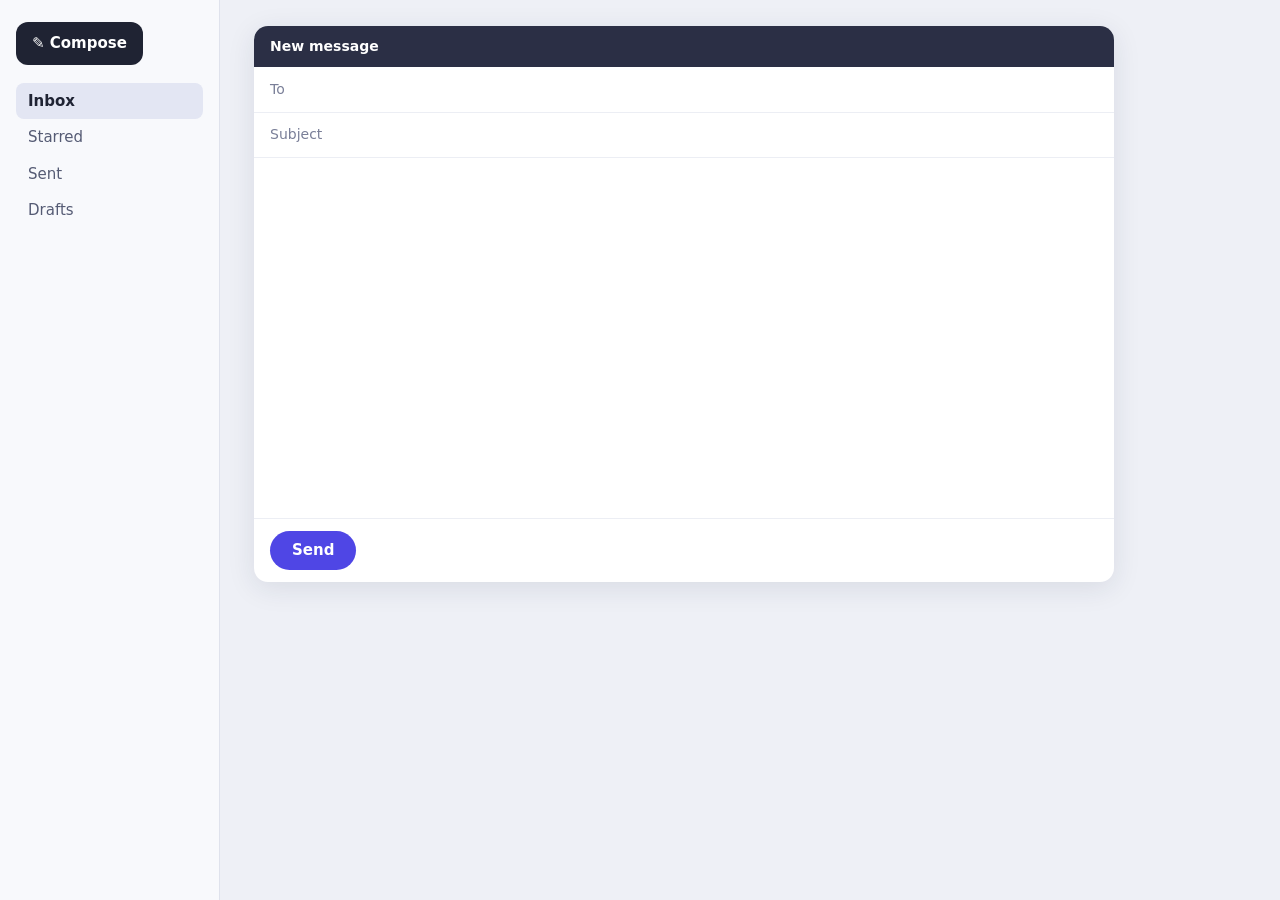
<file: extensions/snipkey/tests/pages/demo.html>
<!doctype html>
<html lang="en">
<head>
<meta charset="utf-8">
<title>New message – local demo page</title>
<style>
  * { box-sizing: border-box; }
  body { margin: 0; font: 15px/1.5 system-ui, -apple-system, "Segoe UI", sans-serif; background: #eef0f6; color: #1f2333; }
  .caption { height: 92px; display: flex; align-items: center; justify-content: center; gap: 14px; background: linear-gradient(135deg, #4f46e5, #8b5cf6); color: #fff; font-size: 27px; font-weight: 700; letter-spacing: -.01em; }
  .caption kbd { font: 700 24px ui-monospace, Menlo, monospace; background: rgba(255,255,255,.18); border-radius: 8px; padding: 2px 10px; }
  .caption.hidden { display: none; }
  .app { display: grid; grid-template-columns: 220px 1fr; height: calc(100vh - 92px); }
  .app.full { height: 100vh; }
  nav { padding: 22px 16px; background: #f8f9fc; border-right: 1px solid #dfe2ec; }
  nav .new { background: #1f2333; color: #fff; border-radius: 12px; padding: 10px 16px; font-weight: 600; display: inline-block; margin-bottom: 18px; }
  nav div.item { padding: 7px 12px; border-radius: 8px; color: #555b74; }
  nav div.item.on { background: #e3e6f3; color: #1f2333; font-weight: 600; }
  main { padding: 26px 34px; }
  .compose { background: #fff; border-radius: 14px; box-shadow: 0 6px 28px rgba(30,35,70,.10); max-width: 860px; overflow: hidden; }
  .bar { background: #2b2f45; color: #fff; padding: 10px 16px; font-weight: 600; font-size: 14px; }
  .row { display: flex; align-items: center; border-bottom: 1px solid #eceef4; padding: 0 16px; }
  .row label { color: #7a7f98; width: 64px; font-size: 14px; }
  .row input { flex: 1; border: none; outline: none; font: inherit; padding: 11px 0; }
  #body { min-height: 360px; padding: 16px 18px; outline: none; white-space: pre-wrap; }
  .foot { display: flex; gap: 10px; padding: 12px 16px; border-top: 1px solid #eceef4; }
  .send { background: #4f46e5; color: #fff; border-radius: 999px; padding: 8px 22px; font-weight: 600; }
</style>
</head>
<body>
  <div class="caption" id="caption"></div>
  <div class="app">
    <nav>
      <div class="new">✎ Compose</div>
      <div class="item on">Inbox</div>
      <div class="item">Starred</div>
      <div class="item">Sent</div>
      <div class="item">Drafts</div>
    </nav>
    <main>
      <div class="compose">
        <div class="bar">New message</div>
        <div class="row"><label for="to">To</label><input id="to" type="email" autocomplete="off"></div>
        <div class="row"><label for="subject">Subject</label><input id="subject" type="text" autocomplete="off"></div>
        <div id="body" contenteditable="true" aria-label="Message body"></div>
        <div class="foot"><span class="send">Send</span></div>
      </div>
    </main>
  </div>
  <script>
    const params = new URLSearchParams(location.search);
    const cap = params.get('caption');
    const el = document.getElementById('caption');
    if (cap) el.innerHTML = cap; // local demo only: caption markup is supplied by the recording script
    else { el.classList.add('hidden'); document.querySelector('.app').classList.add('full'); }
    window.setCaption = (html) => { el.innerHTML = html; };
  </script>
</body>
</html>
</file>
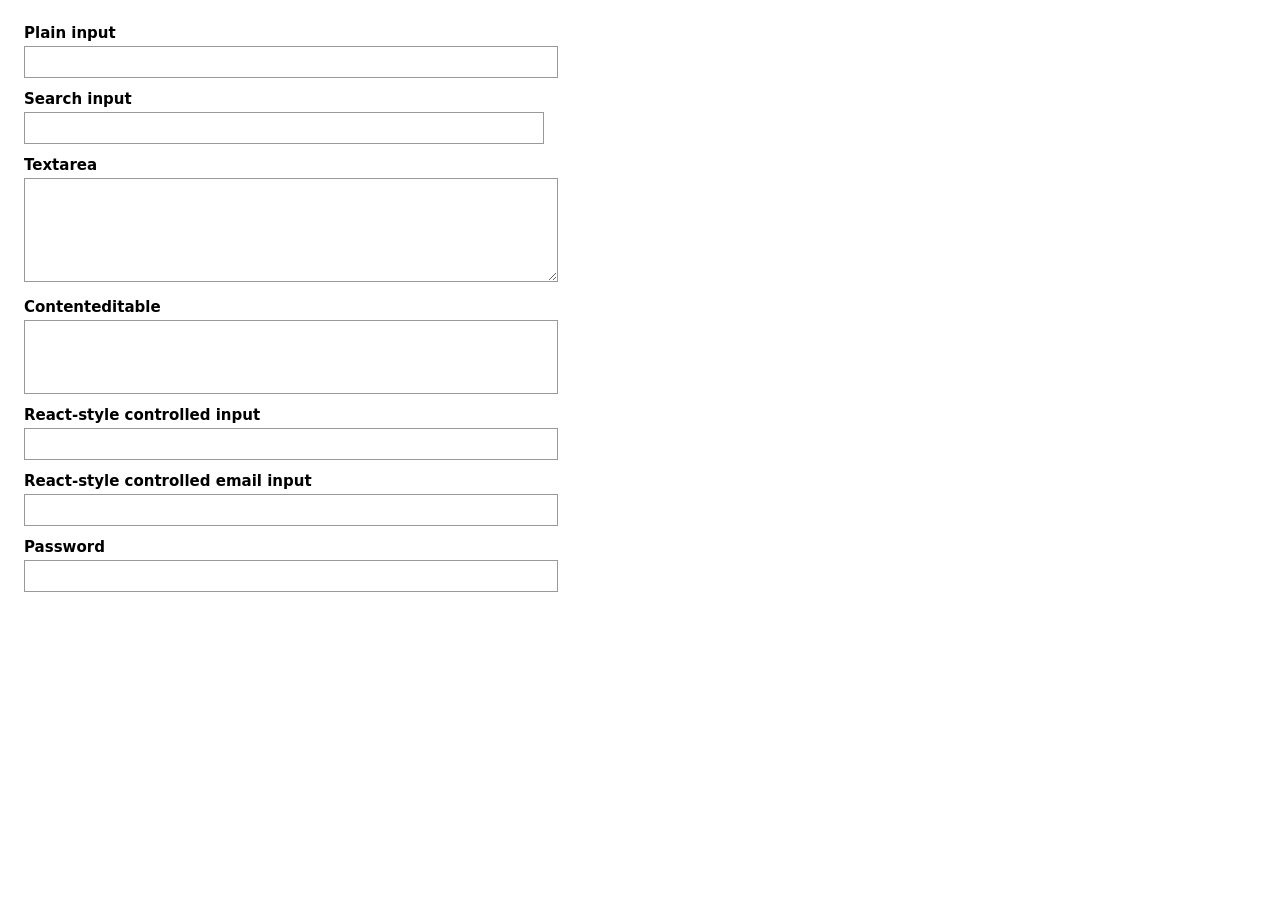
<file: extensions/snipkey/tests/pages/fields.html>
<!doctype html>
<html lang="en">
<head>
<meta charset="utf-8">
<title>Snipkey test fields</title>
<style>
  body { font: 15px system-ui, sans-serif; margin: 24px; }
  label { display: block; margin: 12px 0 4px; font-weight: 600; }
  input, textarea, [contenteditable] { width: 520px; padding: 6px; border: 1px solid #999; font: inherit; }
  [contenteditable] { min-height: 60px; }
</style>
</head>
<body>
  <label for="plain">Plain input</label><input id="plain" type="text">
  <label for="search">Search input</label><input id="search" type="search">
  <label for="area">Textarea</label><textarea id="area" rows="5"></textarea>
  <label>Contenteditable</label><div id="ce" contenteditable="true"></div>
  <label for="react">React-style controlled input</label><input id="react" type="text">
  <label for="reactEmail">React-style controlled email input</label><input id="reactEmail" type="email">
  <label for="pw">Password</label><input id="pw" type="password">
  <script>
    // Simulates a React controlled input: the page keeps its own "state", and re-renders the DOM
    // value from state after each tick. Direct .value writes are tracked (like React's value tracker)
    // and do not change state; only an input event carrying a new DOM value updates state.
    function controlled(el) {
      const desc = Object.getOwnPropertyDescriptor(HTMLInputElement.prototype, 'value');
      let state = '';
      let tracked = '';
      const render = () => setTimeout(() => {
        if (desc.get.call(el) !== state) { desc.set.call(el, state); tracked = state; }
      }, 0);
      Object.defineProperty(el, 'value', {
        configurable: true,
        get() { return desc.get.call(el); },
        set(v) { tracked = String(v); desc.set.call(el, v); render(); },
      });
      el.addEventListener('input', () => {
        const v = desc.get.call(el);
        if (v !== tracked) { state = v; tracked = v; }
        render();
      });
      el.reactState = () => state;
    }
    controlled(document.getElementById('react'));
    controlled(document.getElementById('reactEmail'));
    window.reactState = (id) => document.getElementById(id).reactState();
  </script>
</body>
</html>
</file>
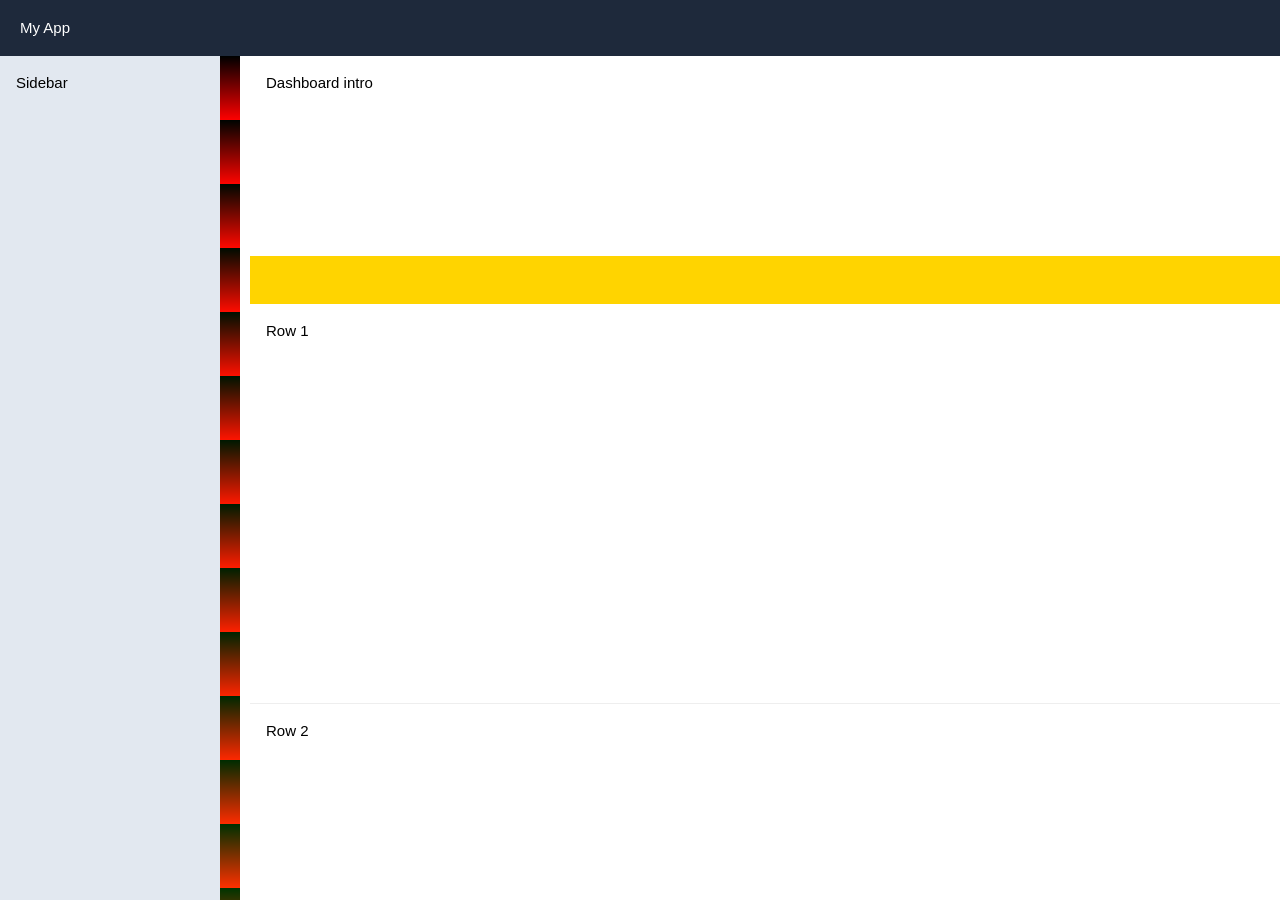
<file: extensions/stitchly/tests/pages/app.html>
<!doctype html>
<html><head><meta charset="utf-8"><title>Web app with inner scroller</title>
<style>
  html, body { margin: 0; height: 100%; overflow: hidden; font: 15px/1.5 sans-serif; }
  .shell { display: grid; grid-template-rows: 56px 1fr; grid-template-columns: 220px 1fr; height: 100vh; }
  .top { grid-column: 1 / 3; background: #1e293b; color: #fff; display: flex; align-items: center; padding: 0 20px; }
  .side { background: #e2e8f0; padding: 16px; }
  #content { overflow-y: auto; position: relative; background: #fff; }
  #marker { position: absolute; left: 0; top: 0; }
  .intro { height: 200px; margin-left: 30px; padding: 16px; box-sizing: border-box; }
  .subbar { position: sticky; top: 0; height: 48px; margin-left: 30px; background: rgb(255,212,0); z-index: 2; }
  .row { height: 400px; margin-left: 30px; border-bottom: 1px solid #eee; padding: 16px; box-sizing: border-box; }
</style></head>
<body>
<div class="shell">
  <div class="top">My App</div>
  <nav class="side">Sidebar</nav>
  <div id="content"><img id="marker" alt=""><div class="intro">Dashboard intro</div><div class="subbar"></div></div>
</div>
<script src="marker.js"></script>
<script>
  const content = document.getElementById('content');
  for (let i = 0; i < 12; i++) { const r = document.createElement('div'); r.className = 'row'; r.textContent = 'Row ' + (i + 1); content.appendChild(r); }
  drawMarker(document.getElementById('marker'), content.scrollHeight, 0);
</script>
</body></html>
</file>
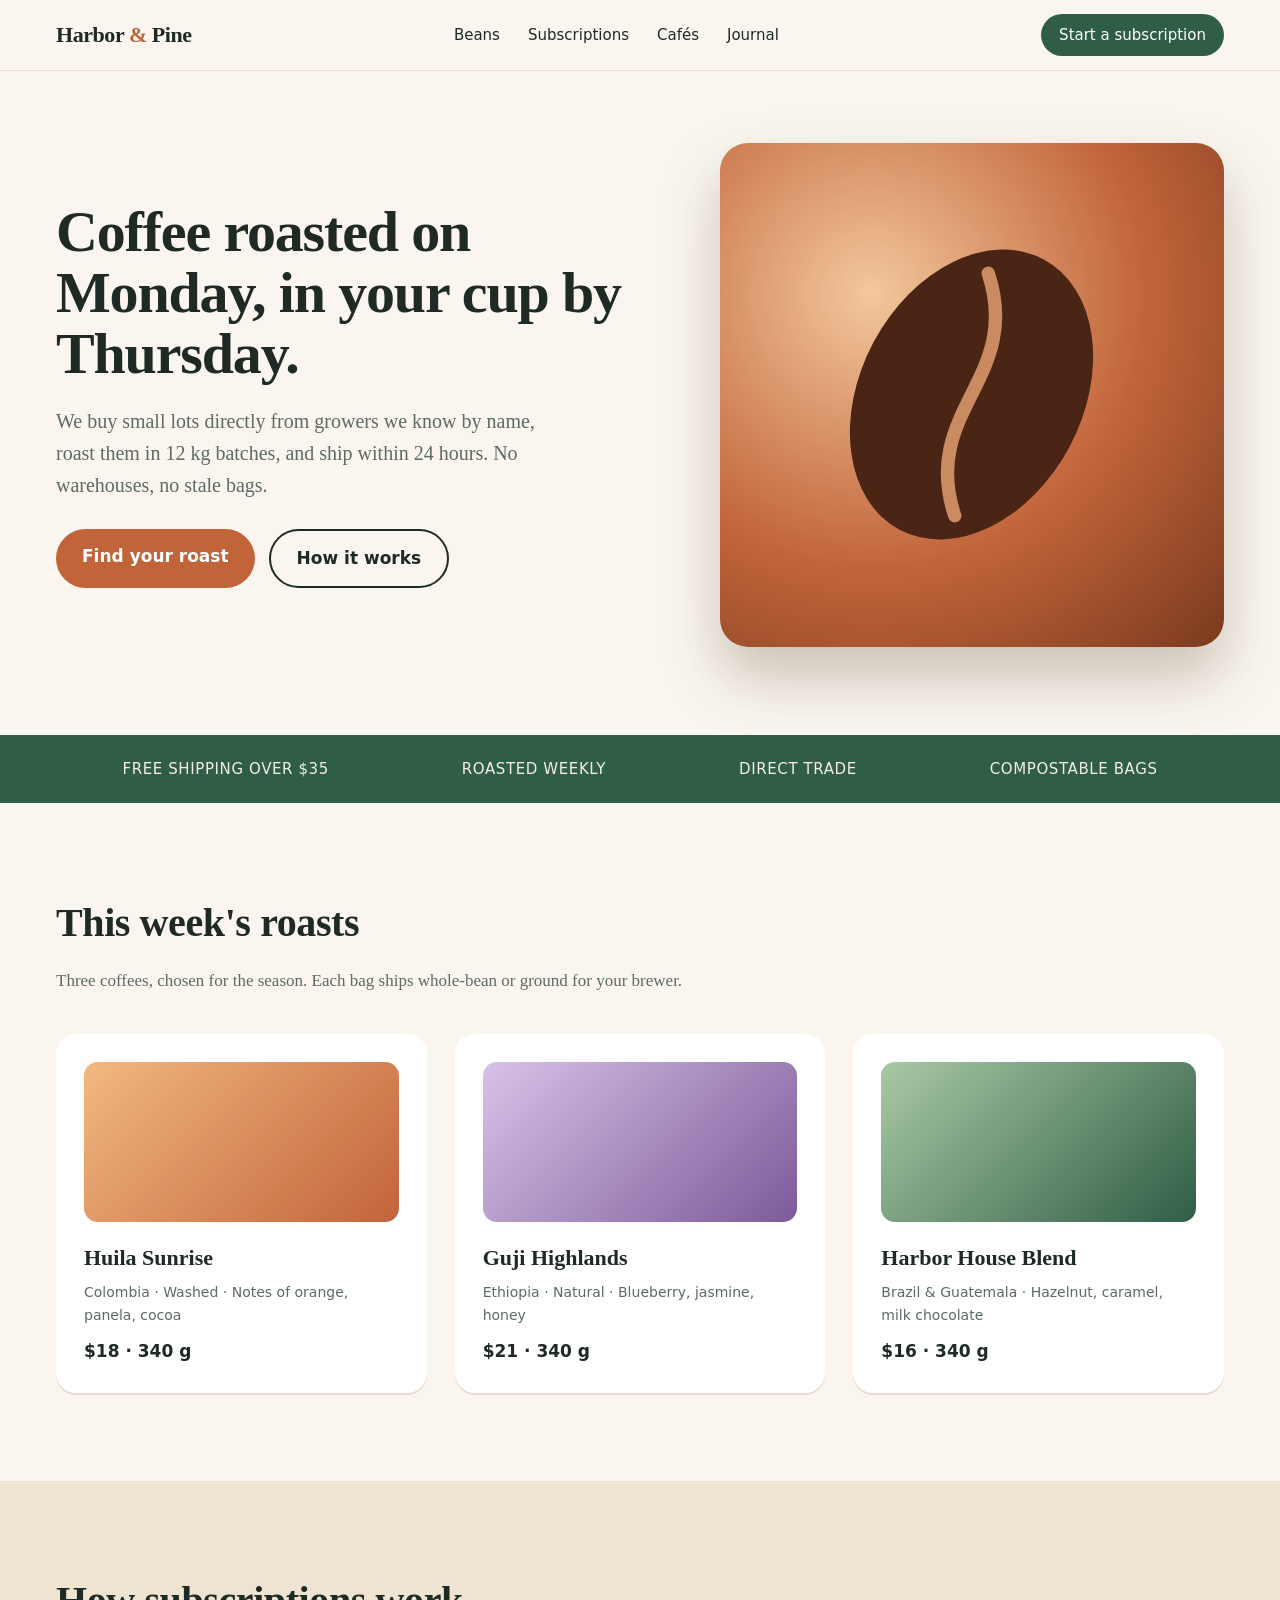
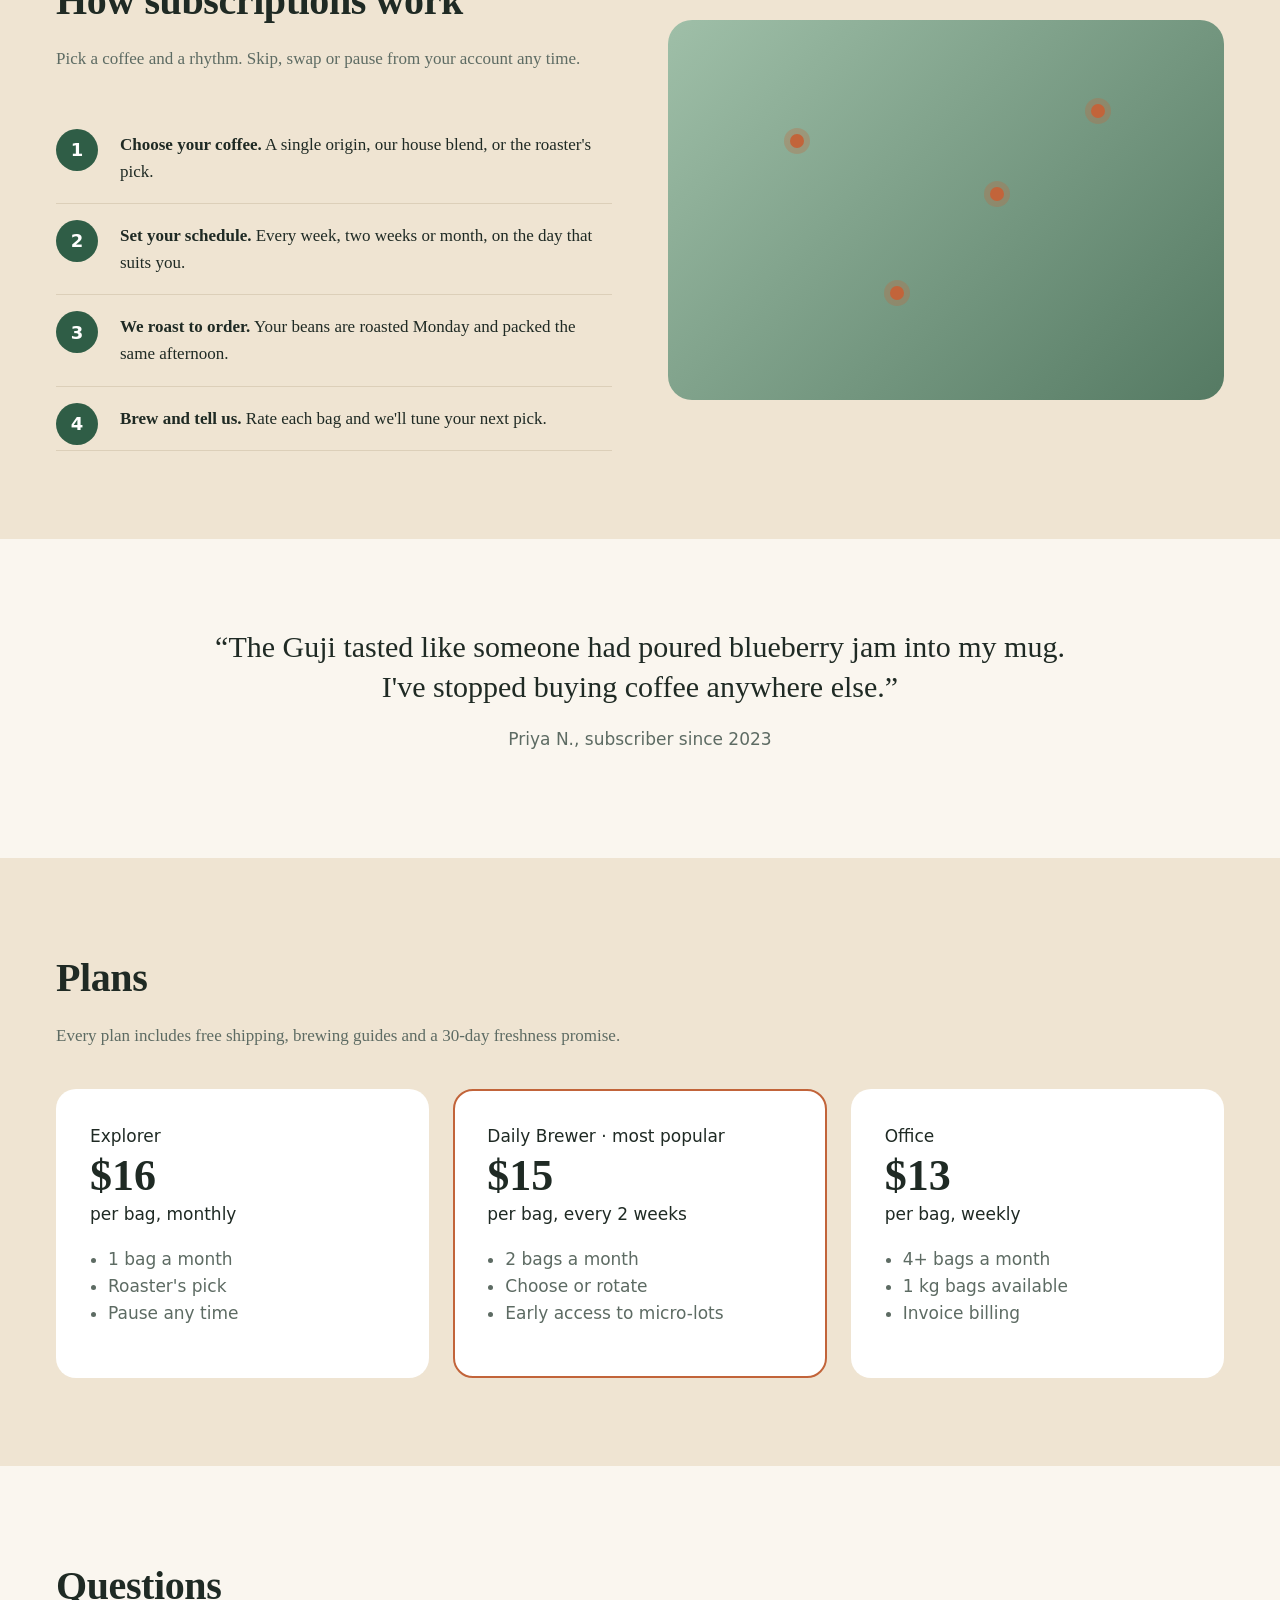
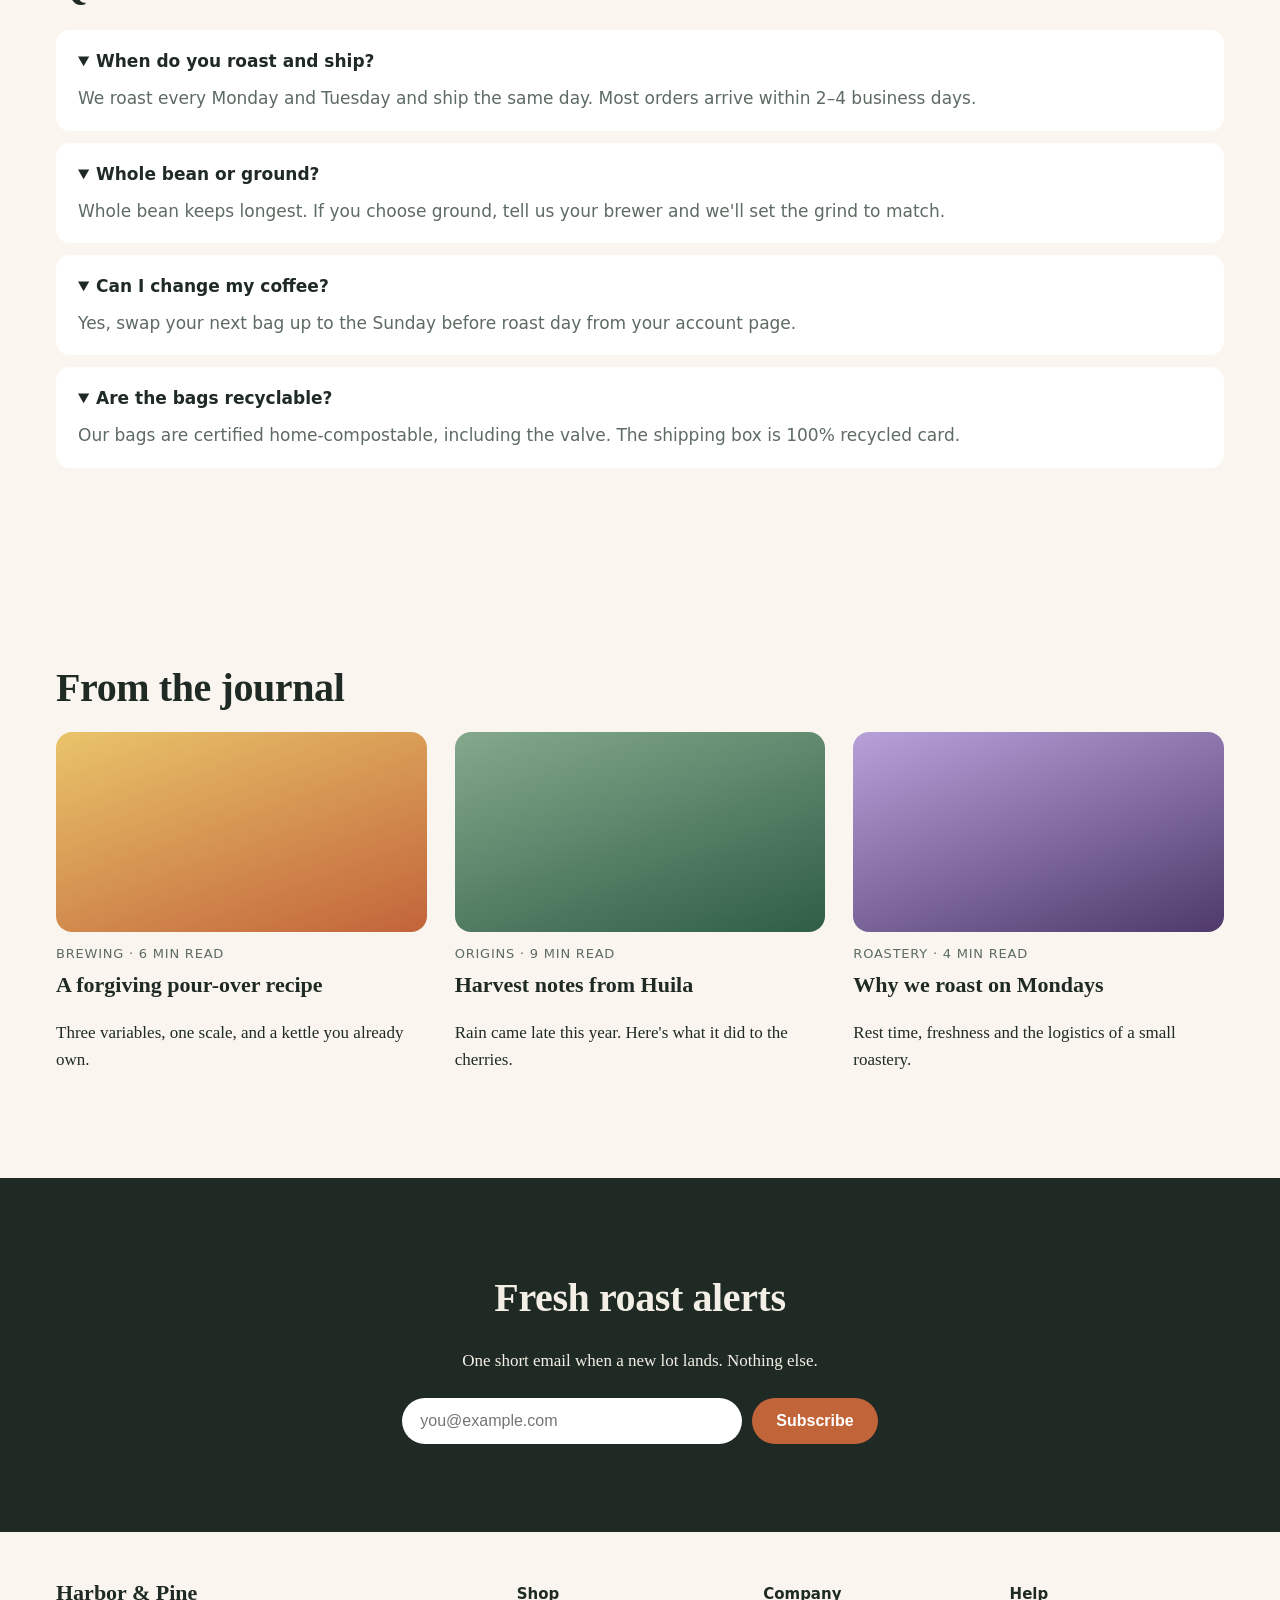
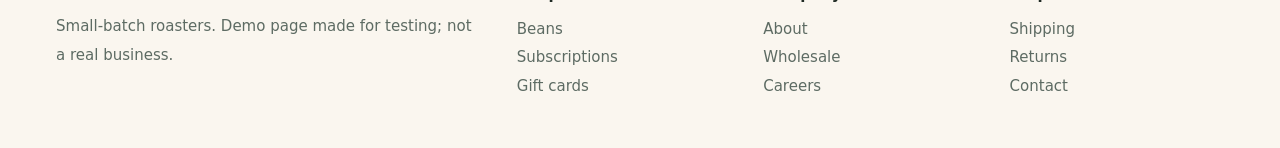
<file: extensions/stitchly/tests/pages/demo.html>
<!doctype html>
<html lang="en">
<head>
<meta charset="utf-8">
<meta name="viewport" content="width=device-width, initial-scale=1">
<title>Harbor &amp; Pine · Small-batch coffee, roasted weekly</title>
<style>
  :root { --ink:#1f2a24; --muted:#5d6b63; --cream:#faf6ef; --green:#2f5d46; --rust:#c2643a; --sand:#efe4d2; }
  * { box-sizing: border-box; }
  body { margin:0; font: 17px/1.6 Georgia, "Times New Roman", serif; color: var(--ink); background: var(--cream); }
  .sans { font-family: system-ui, -apple-system, "Segoe UI", sans-serif; }
  nav { position: sticky; top: 0; z-index: 10; display:flex; align-items:center; justify-content:space-between; padding: 14px 56px; background: rgba(250,246,239,.96); border-bottom: 1px solid #e6dccb; font-family: system-ui, sans-serif; font-size: 15px; }
  nav .logo { font: 700 22px Georgia, serif; letter-spacing: -.02em; }
  nav .logo span { color: var(--rust); }
  nav ul { display:flex; gap: 28px; list-style:none; margin:0; padding:0; }
  nav a { color: var(--ink); text-decoration:none; }
  nav .cta { background: var(--green); color:#fff; padding: 9px 18px; border-radius: 999px; }
  .hero { display:grid; grid-template-columns: 1.1fr .9fr; gap: 48px; align-items:center; padding: 72px 56px 88px; }
  .hero h1 { font-size: 58px; line-height: 1.05; margin: 0 0 20px; letter-spacing: -.02em; }
  .hero p { font-size: 20px; color: var(--muted); max-width: 520px; }
  .btns { display:flex; gap: 14px; margin-top: 28px; font-family: system-ui, sans-serif; }
  .btn { padding: 14px 26px; border-radius: 999px; font-weight: 600; text-decoration:none; }
  .btn.solid { background: var(--rust); color:#fff; } .btn.ghost { border: 2px solid var(--ink); color: var(--ink); }
  .art { aspect-ratio: 1; border-radius: 28px; background: radial-gradient(circle at 30% 30%, #f3c79c, #c2643a 55%, #7a3a1e); position:relative; overflow:hidden; box-shadow: 0 30px 60px rgba(60,30,10,.25); }
  .art svg { position:absolute; inset: 12%; width: 76%; height: 76%; }
  .band { background: var(--green); color: #f4efe6; padding: 22px 56px; display:flex; justify-content: space-around; font-family: system-ui, sans-serif; font-size: 15px; letter-spacing: .04em; text-transform: uppercase; }
  section { padding: 88px 56px; }
  h2 { font-size: 40px; margin: 0 0 12px; letter-spacing: -.01em; }
  .lead { color: var(--muted); max-width: 640px; margin: 0 0 40px; }
  .grid3 { display:grid; grid-template-columns: repeat(3, 1fr); gap: 28px; }
  .card { background:#fff; border-radius: 20px; padding: 28px; box-shadow: 0 2px 0 #e6dccb; }
  .card .swatch { height: 160px; border-radius: 14px; margin-bottom: 18px; }
  .card h3 { margin: 0 0 6px; font-size: 22px; }
  .card .notes { font-family: system-ui, sans-serif; font-size: 14px; color: var(--muted); }
  .price { font-family: system-ui, sans-serif; font-weight: 700; margin-top: 12px; }
  .split { display:grid; grid-template-columns: 1fr 1fr; gap: 56px; align-items:center; background: var(--sand); }
  .steps { counter-reset: s; list-style:none; padding:0; margin:0; }
  .steps li { counter-increment: s; padding: 18px 0 18px 64px; position:relative; border-bottom: 1px solid #dccfb9; }
  .steps li::before { content: counter(s); position:absolute; left:0; top: 16px; width: 42px; height:42px; border-radius:50%; background: var(--green); color:#fff; display:grid; place-items:center; font: 700 18px system-ui; }
  .map { height: 380px; border-radius: 24px; background: linear-gradient(135deg, #9fbfa8, #557a63); position: relative; overflow:hidden; }
  .map i { position:absolute; width: 14px; height: 14px; border-radius: 50%; background: var(--rust); box-shadow: 0 0 0 6px rgba(194,100,58,.3); }
  .quote { font-size: 30px; line-height: 1.35; max-width: 860px; margin: 0 auto; text-align:center; }
  .who { text-align:center; font-family: system-ui, sans-serif; color: var(--muted); margin-top: 18px; }
  .plans { display:grid; grid-template-columns: repeat(3,1fr); gap: 24px; font-family: system-ui, sans-serif; }
  .plan { background:#fff; border-radius: 20px; padding: 32px; border: 2px solid transparent; }
  .plan.best { border-color: var(--rust); }
  .plan .amt { font: 700 44px Georgia, serif; }
  .plan ul { padding-left: 18px; color: var(--muted); }
  details { background:#fff; border-radius: 14px; padding: 18px 22px; margin-bottom: 12px; font-family: system-ui, sans-serif; }
  summary { font-weight: 600; cursor: pointer; }
  details p { color: var(--muted); margin: 10px 0 0; }
  .journal { display:grid; grid-template-columns: repeat(3,1fr); gap: 28px; }
  .post .img { height: 200px; border-radius: 16px; margin-bottom: 14px; }
  .post .meta { font: 13px system-ui, sans-serif; color: var(--muted); text-transform: uppercase; letter-spacing: .06em; }
  .post h3 { margin: 6px 0; font-size: 22px; }
  .news { background: var(--ink); color: #f4efe6; text-align:center; }
  .news form { display:flex; gap: 10px; justify-content:center; margin-top: 24px; font-family: system-ui, sans-serif; }
  .news input { width: 340px; padding: 14px 18px; border-radius: 999px; border: 0; font-size: 16px; }
  .news button { padding: 14px 24px; border-radius: 999px; border:0; background: var(--rust); color:#fff; font-weight: 700; font-size: 16px; }
  footer { padding: 48px 56px; display:grid; grid-template-columns: 2fr 1fr 1fr 1fr; gap: 32px; font: 15px/1.9 system-ui, sans-serif; color: var(--muted); }
  footer strong { color: var(--ink); display:block; margin-bottom: 6px; }
</style>
</head>
<body>
<nav>
  <div class="logo">Harbor <span>&amp;</span> Pine</div>
  <ul><li><a href="#beans">Beans</a></li><li><a href="#how">Subscriptions</a></li><li><a href="#cafes">Cafés</a></li><li><a href="#journal">Journal</a></li></ul>
  <a class="cta" href="#plans">Start a subscription</a>
</nav>

<header class="hero">
  <div>
    <h1>Coffee roasted on Monday, in your cup by Thursday.</h1>
    <p>We buy small lots directly from growers we know by name, roast them in 12&nbsp;kg batches, and ship within 24 hours. No warehouses, no stale bags.</p>
    <div class="btns"><a class="btn solid" href="#plans">Find your roast</a><a class="btn ghost" href="#how">How it works</a></div>
  </div>
  <div class="art">
    <svg viewBox="0 0 200 200"><ellipse cx="100" cy="100" rx="58" ry="80" fill="#4a2414" transform="rotate(28 100 100)"/><path d="M78 40 C 120 80, 80 120, 122 160" stroke="#c98b5f" stroke-width="7" fill="none" stroke-linecap="round" transform="rotate(28 100 100)"/></svg>
  </div>
</header>

<div class="band"><span>Free shipping over $35</span><span>Roasted weekly</span><span>Direct trade</span><span>Compostable bags</span></div>

<section id="beans">
  <h2>This week's roasts</h2>
  <p class="lead">Three coffees, chosen for the season. Each bag ships whole-bean or ground for your brewer.</p>
  <div class="grid3">
    <div class="card"><div class="swatch" style="background:linear-gradient(135deg,#f2b880,#c2643a)"></div><h3>Huila Sunrise</h3><div class="notes">Colombia · Washed · Notes of orange, panela, cocoa</div><div class="price">$18 · 340 g</div></div>
    <div class="card"><div class="swatch" style="background:linear-gradient(135deg,#d8c2e8,#7d5a99)"></div><h3>Guji Highlands</h3><div class="notes">Ethiopia · Natural · Blueberry, jasmine, honey</div><div class="price">$21 · 340 g</div></div>
    <div class="card"><div class="swatch" style="background:linear-gradient(135deg,#a9c9a4,#2f5d46)"></div><h3>Harbor House Blend</h3><div class="notes">Brazil &amp; Guatemala · Hazelnut, caramel, milk chocolate</div><div class="price">$16 · 340 g</div></div>
  </div>
</section>

<section id="how" class="split">
  <div>
    <h2>How subscriptions work</h2>
    <p class="lead">Pick a coffee and a rhythm. Skip, swap or pause from your account any time.</p>
    <ol class="steps">
      <li><strong>Choose your coffee.</strong> A single origin, our house blend, or the roaster's pick.</li>
      <li><strong>Set your schedule.</strong> Every week, two weeks or month, on the day that suits you.</li>
      <li><strong>We roast to order.</strong> Your beans are roasted Monday and packed the same afternoon.</li>
      <li><strong>Brew and tell us.</strong> Rate each bag and we'll tune your next pick.</li>
    </ol>
  </div>
  <div class="map" id="cafes"><i style="left:22%;top:30%"></i><i style="left:58%;top:44%"></i><i style="left:40%;top:70%"></i><i style="left:76%;top:22%"></i></div>
</section>

<section>
  <p class="quote">“The Guji tasted like someone had poured blueberry jam into my mug. I've stopped buying coffee anywhere else.”</p>
  <p class="who">Priya N., subscriber since 2023</p>
</section>

<section id="plans" style="background:var(--sand)">
  <h2>Plans</h2>
  <p class="lead">Every plan includes free shipping, brewing guides and a 30-day freshness promise.</p>
  <div class="plans">
    <div class="plan"><div>Explorer</div><div class="amt">$16</div><div>per bag, monthly</div><ul><li>1 bag a month</li><li>Roaster's pick</li><li>Pause any time</li></ul></div>
    <div class="plan best"><div>Daily Brewer · most popular</div><div class="amt">$15</div><div>per bag, every 2 weeks</div><ul><li>2 bags a month</li><li>Choose or rotate</li><li>Early access to micro-lots</li></ul></div>
    <div class="plan"><div>Office</div><div class="amt">$13</div><div>per bag, weekly</div><ul><li>4+ bags a month</li><li>1 kg bags available</li><li>Invoice billing</li></ul></div>
  </div>
</section>

<section>
  <h2>Questions</h2>
  <details open><summary>When do you roast and ship?</summary><p>We roast every Monday and Tuesday and ship the same day. Most orders arrive within 2–4 business days.</p></details>
  <details open><summary>Whole bean or ground?</summary><p>Whole bean keeps longest. If you choose ground, tell us your brewer and we'll set the grind to match.</p></details>
  <details open><summary>Can I change my coffee?</summary><p>Yes, swap your next bag up to the Sunday before roast day from your account page.</p></details>
  <details open><summary>Are the bags recyclable?</summary><p>Our bags are certified home-compostable, including the valve. The shipping box is 100% recycled card.</p></details>
</section>

<section id="journal">
  <h2>From the journal</h2>
  <div class="journal">
    <div class="post"><div class="img" style="background:linear-gradient(160deg,#e9c46a,#c2643a)"></div><div class="meta">Brewing · 6 min read</div><h3>A forgiving pour-over recipe</h3><p>Three variables, one scale, and a kettle you already own.</p></div>
    <div class="post"><div class="img" style="background:linear-gradient(160deg,#84a98c,#2f5d46)"></div><div class="meta">Origins · 9 min read</div><h3>Harvest notes from Huila</h3><p>Rain came late this year. Here's what it did to the cherries.</p></div>
    <div class="post"><div class="img" style="background:linear-gradient(160deg,#b8a1d9,#4f3a6b)"></div><div class="meta">Roastery · 4 min read</div><h3>Why we roast on Mondays</h3><p>Rest time, freshness and the logistics of a small roastery.</p></div>
  </div>
</section>

<section class="news">
  <h2>Fresh roast alerts</h2>
  <p>One short email when a new lot lands. Nothing else.</p>
  <form onsubmit="return false"><input placeholder="you@example.com" aria-label="Email"><button>Subscribe</button></form>
</section>

<footer>
  <div><strong style="font:700 22px Georgia,serif">Harbor &amp; Pine</strong>Small-batch roasters. Demo page made for testing; not a real business.</div>
  <div><strong>Shop</strong>Beans<br>Subscriptions<br>Gift cards</div>
  <div><strong>Company</strong>About<br>Wholesale<br>Careers</div>
  <div><strong>Help</strong>Shipping<br>Returns<br>Contact</div>
</footer>
</body>
</html>
</file>
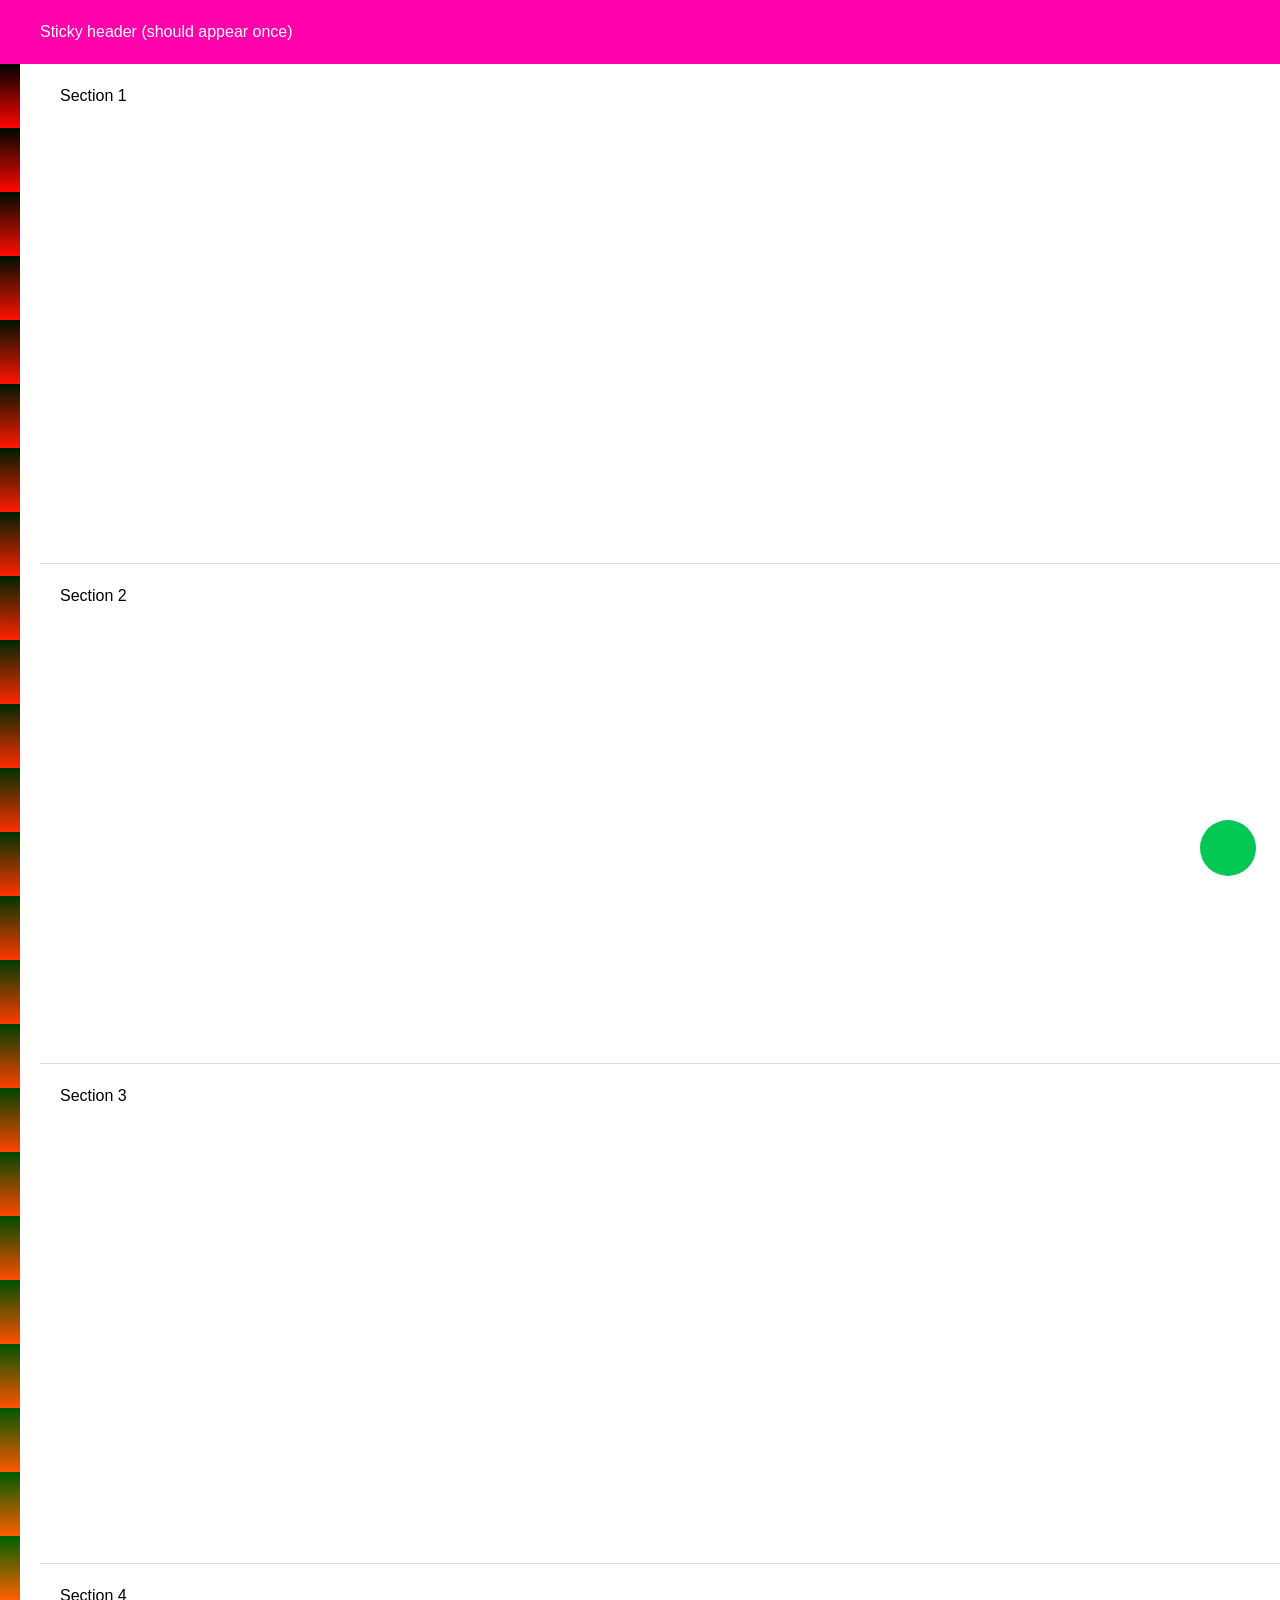
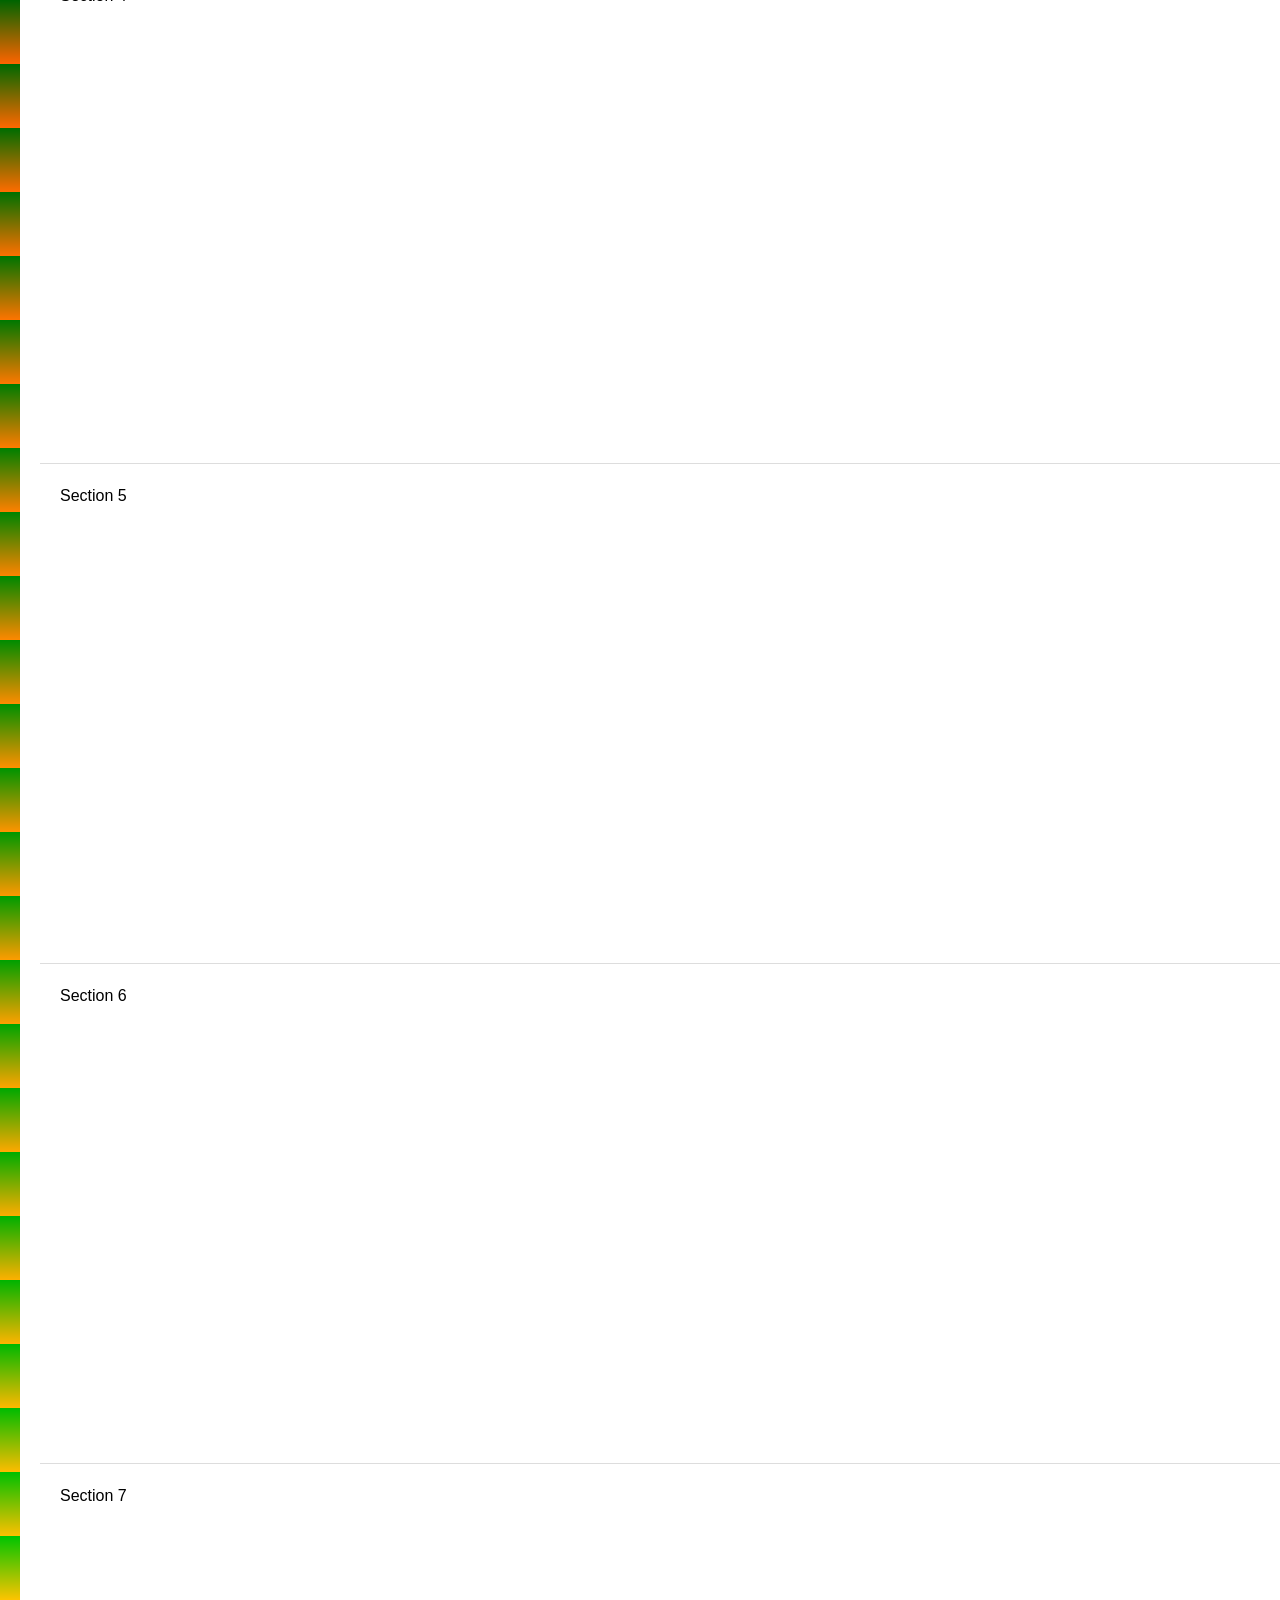
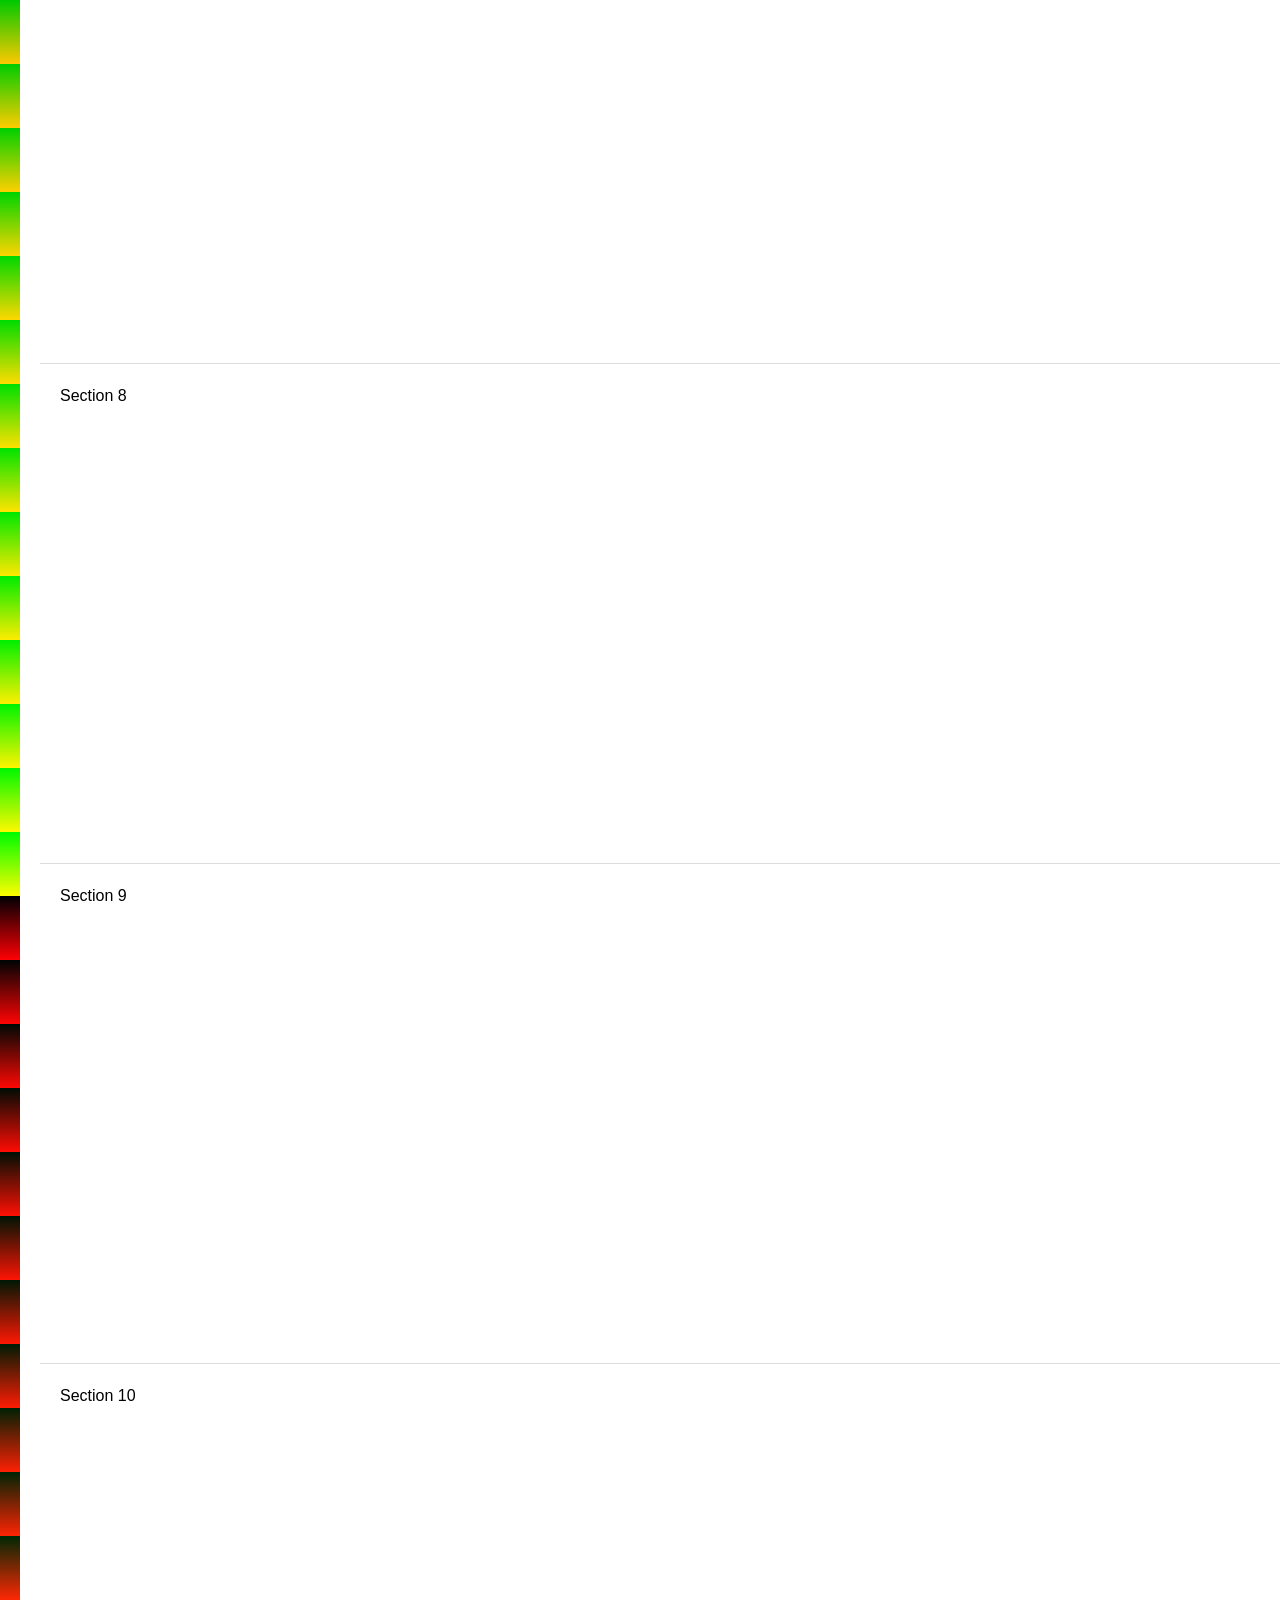
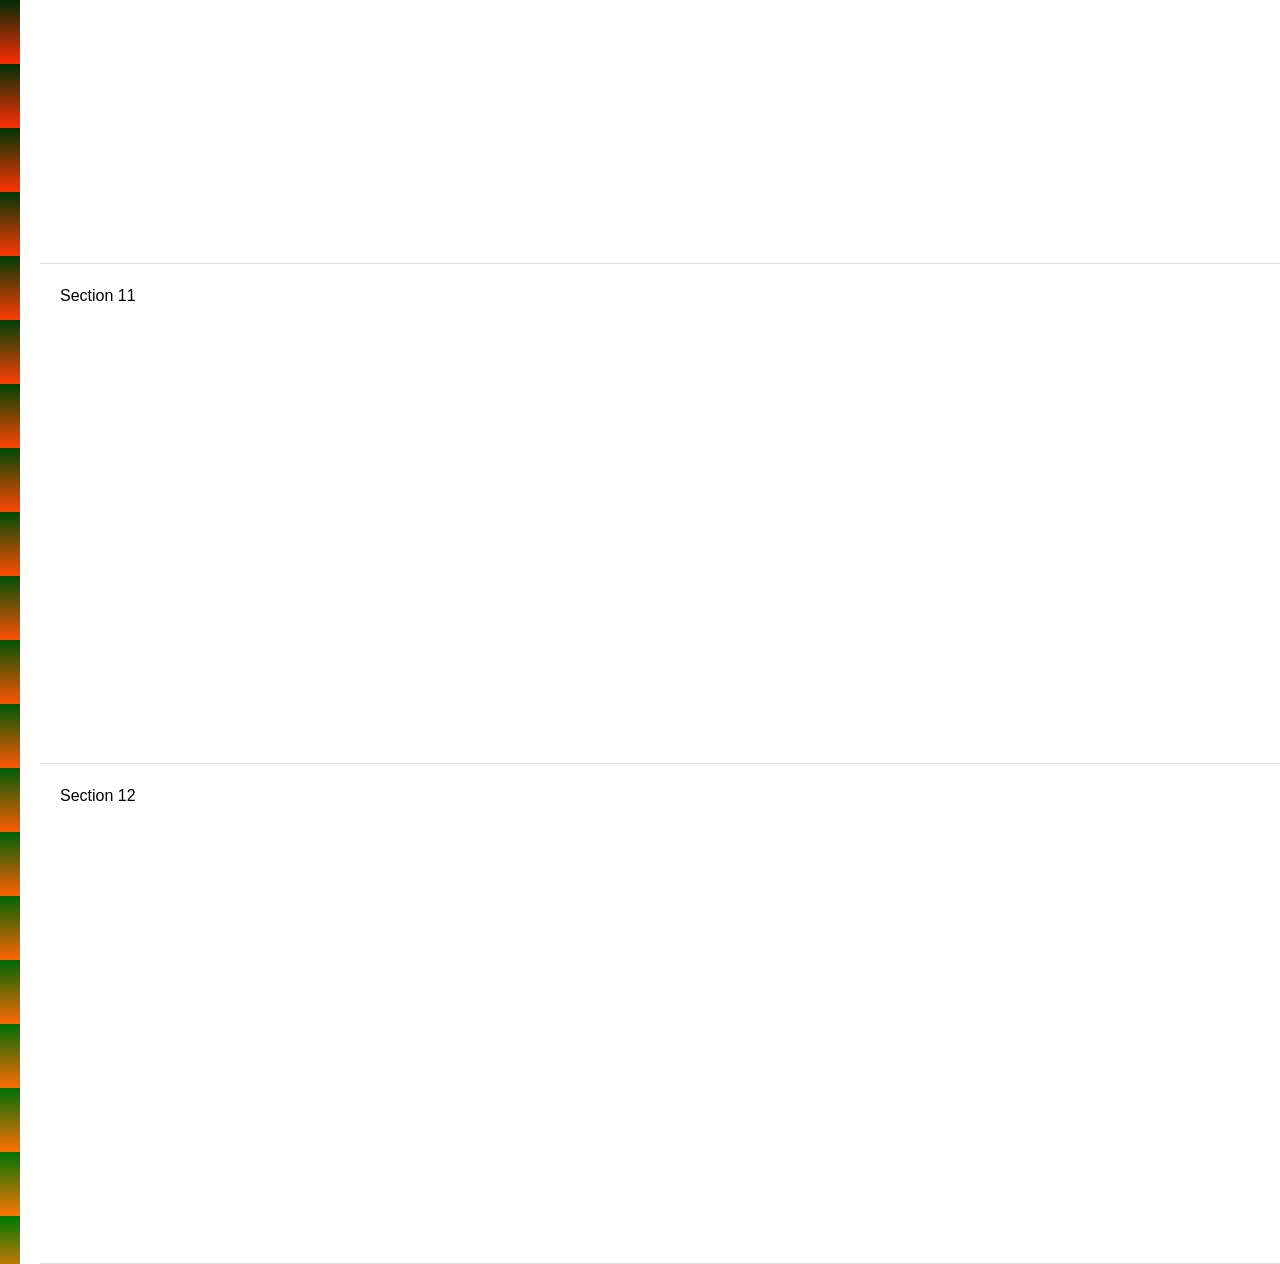
<file: extensions/stitchly/tests/pages/long.html>
<!doctype html>
<html><head><meta charset="utf-8"><title>Long page with sticky header</title>
<style>
  html, body { margin: 0; font: 16px/1.5 sans-serif; background: #fff; }
  header { position: sticky; top: 0; height: 64px; background: rgb(255,0,170); color: #fff; display: flex; align-items: center; padding: 0 40px; z-index: 10; }
  main { position: relative; height: 6000px; }
  #marker { position: absolute; left: 0; top: 0; }
  section { margin-left: 40px; height: 500px; border-bottom: 1px solid #ddd; padding: 20px; box-sizing: border-box; }
  #chat { position: fixed; right: 24px; bottom: 24px; width: 56px; height: 56px; border-radius: 50%; background: rgb(0,200,83); z-index: 11; }
</style></head>
<body>
<header>Sticky header (should appear once)</header>
<main><img id="marker" alt=""></main>
<div id="chat"></div>
<script src="marker.js"></script>
<script>
  const main = document.querySelector('main');
  for (let i = 0; i < 12; i++) { const s = document.createElement('section'); s.textContent = 'Section ' + (i + 1); main.appendChild(s); }
  drawMarker(document.getElementById('marker'), 6000, main.offsetTop);
</script>
</body></html>
</file>
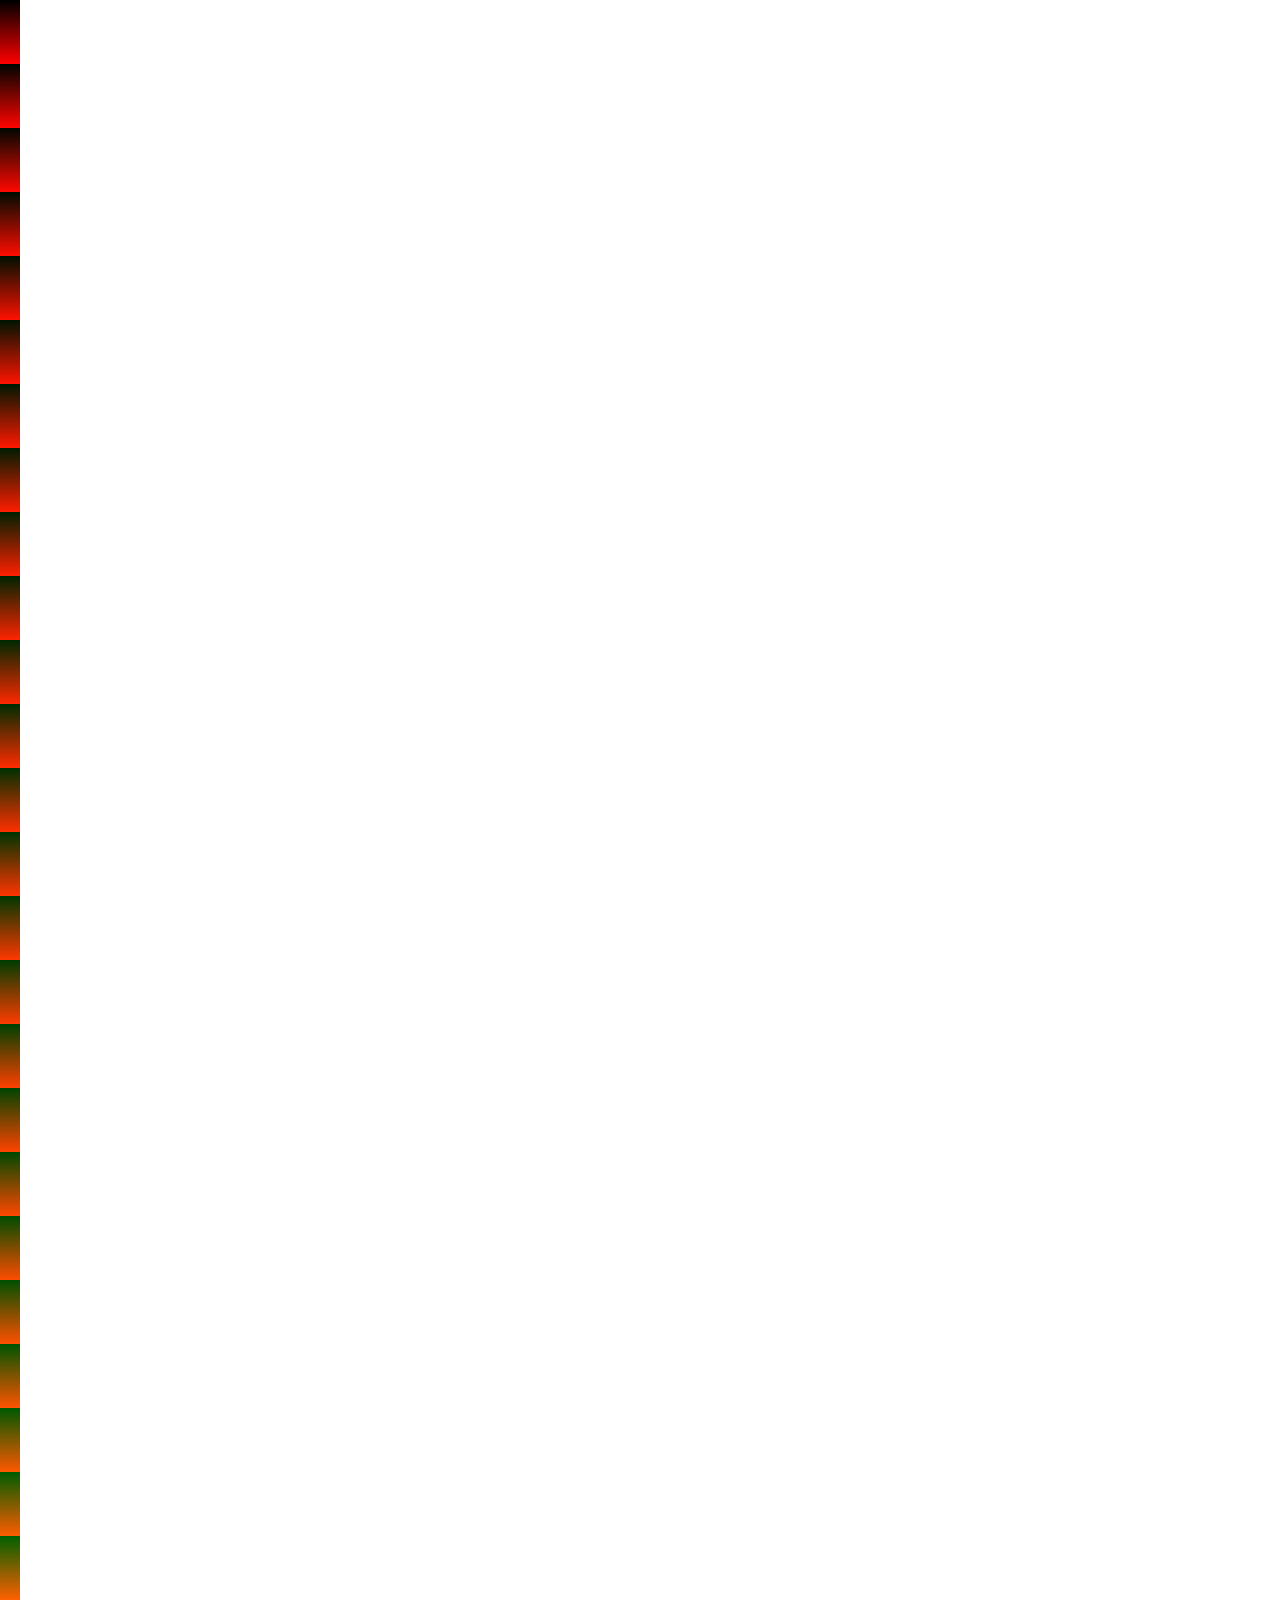
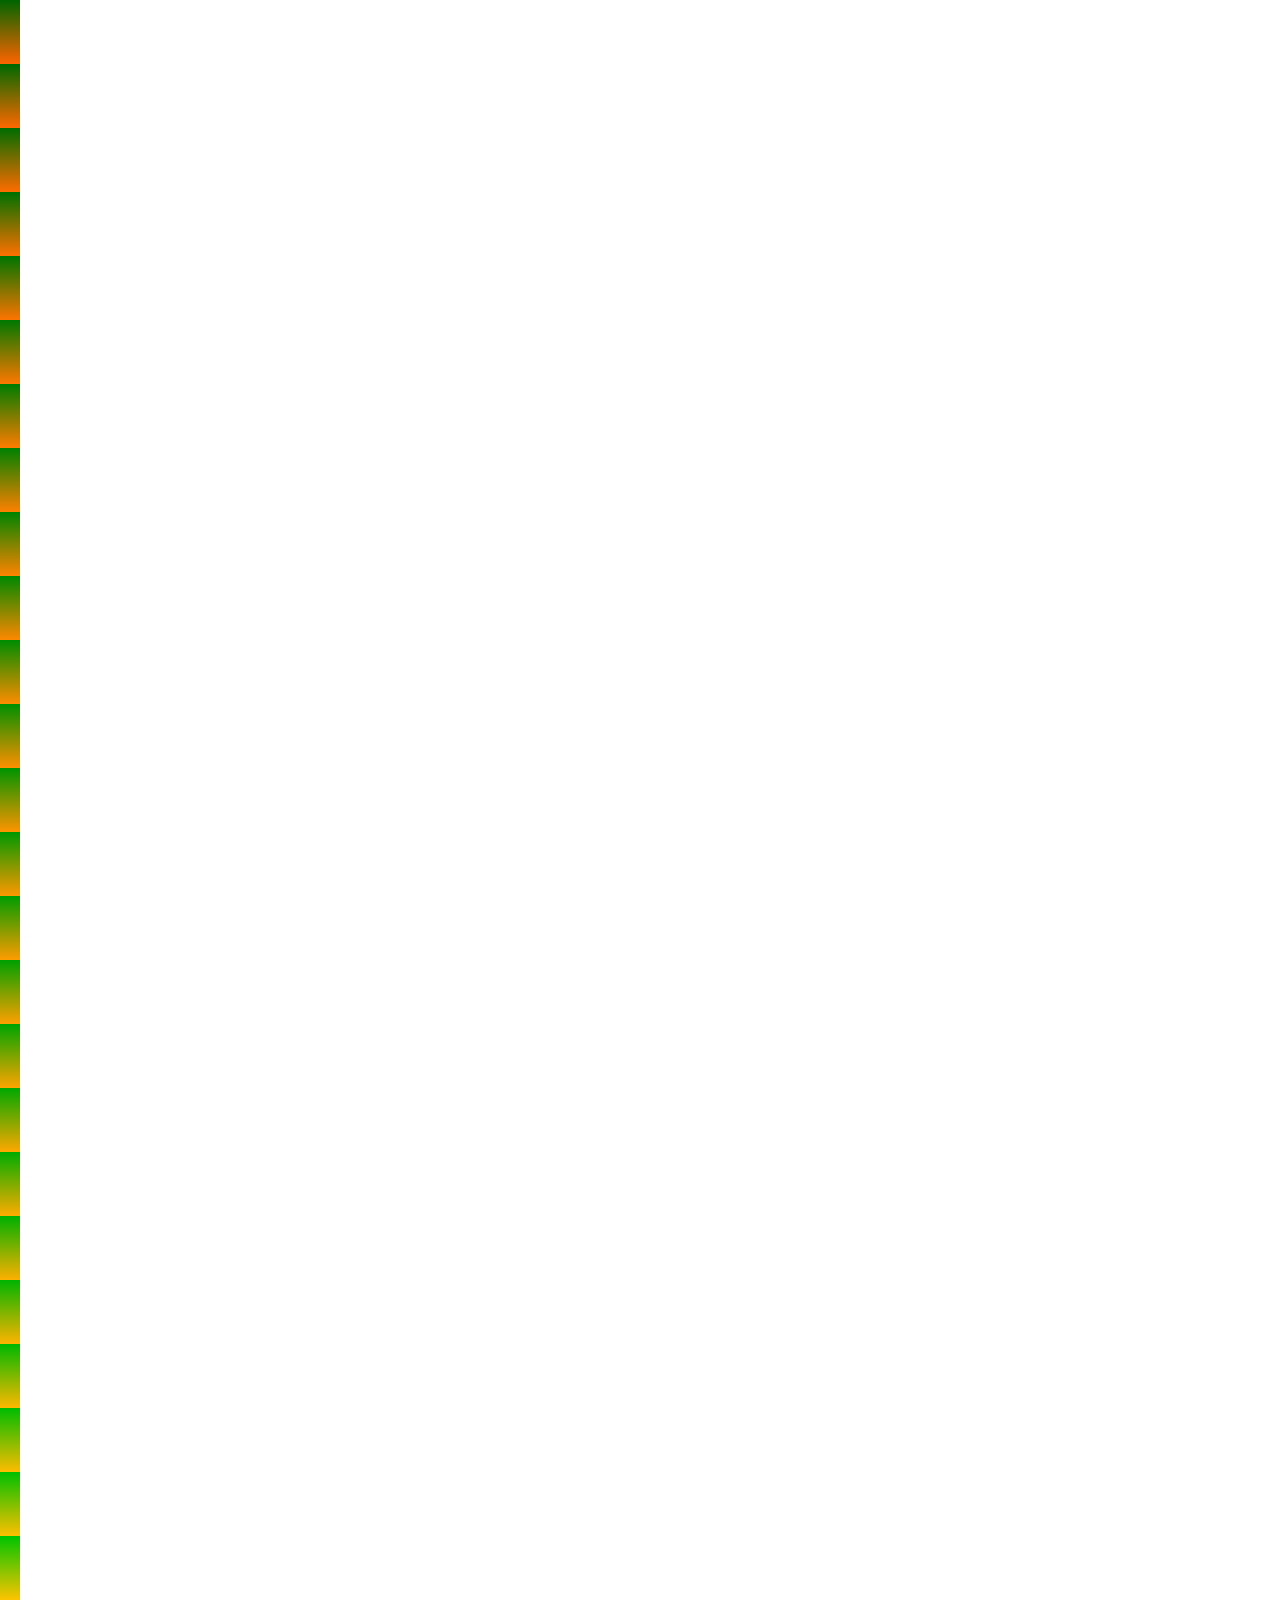
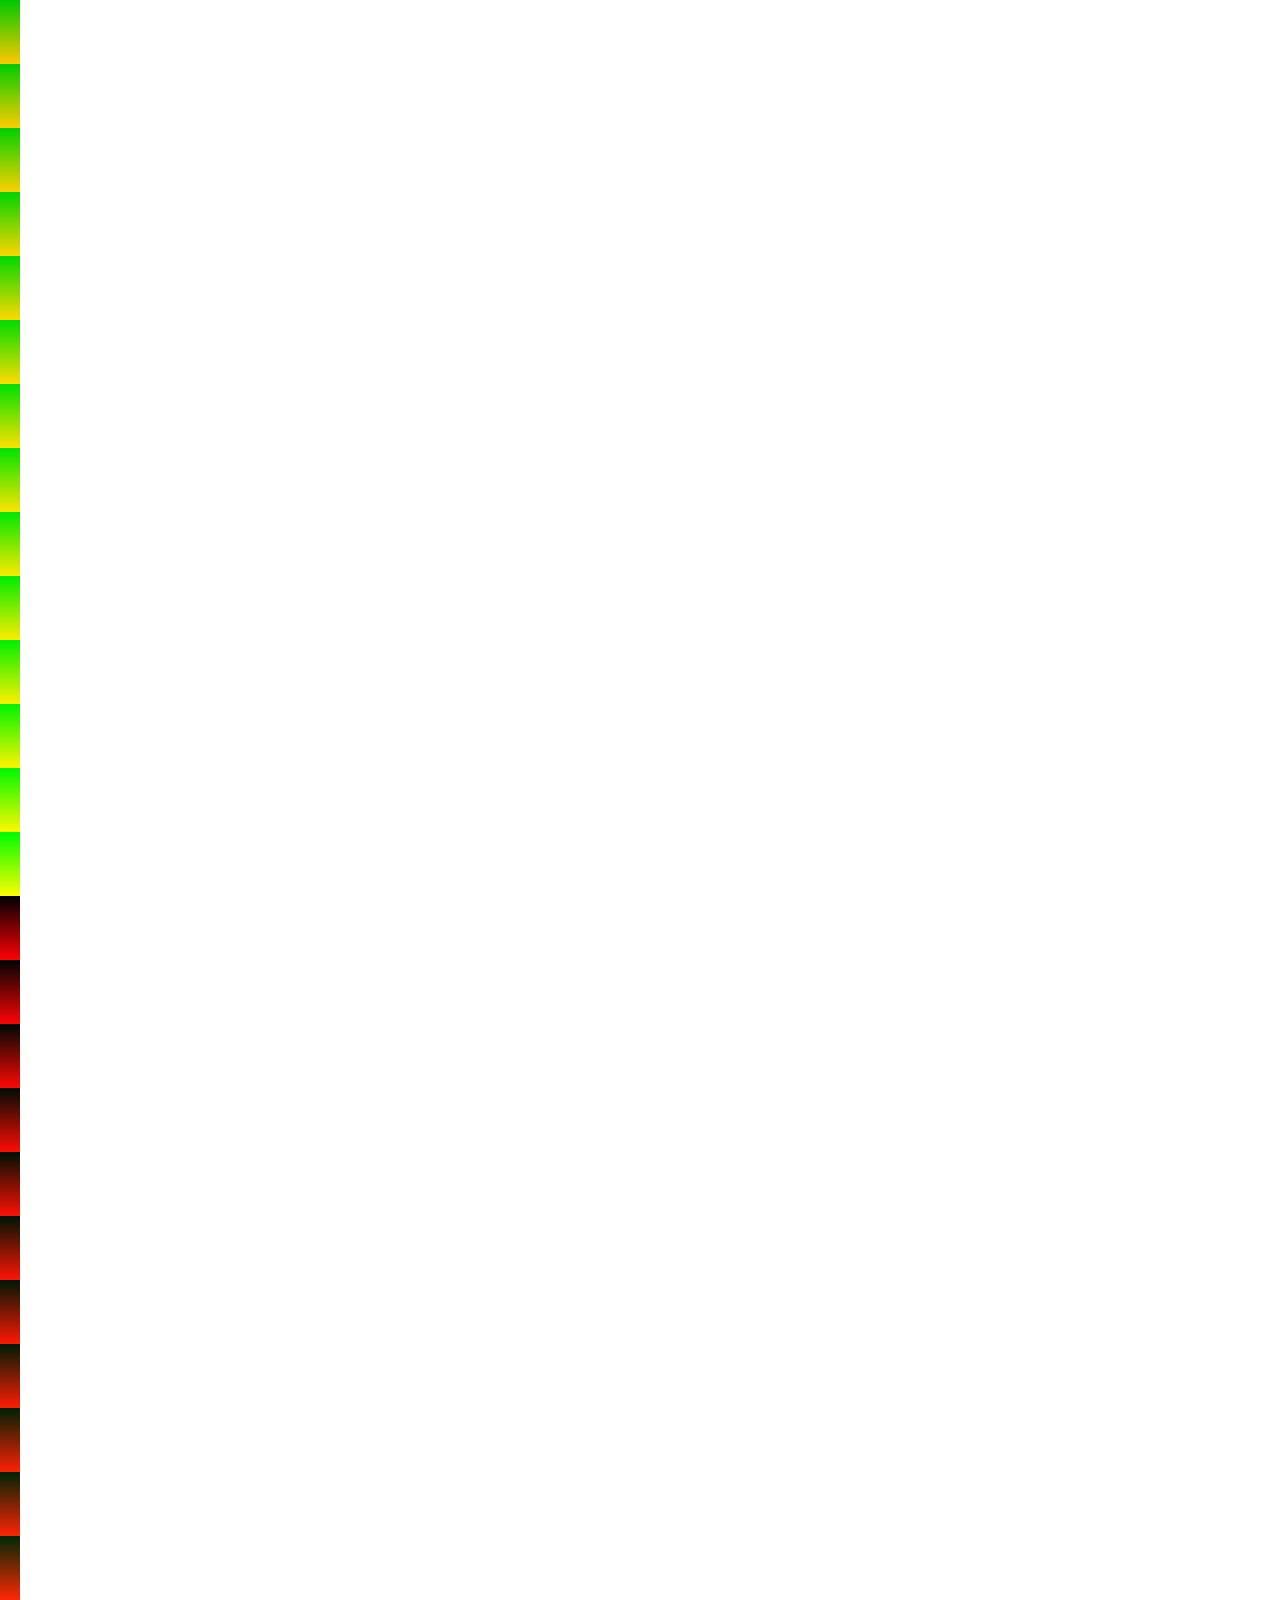
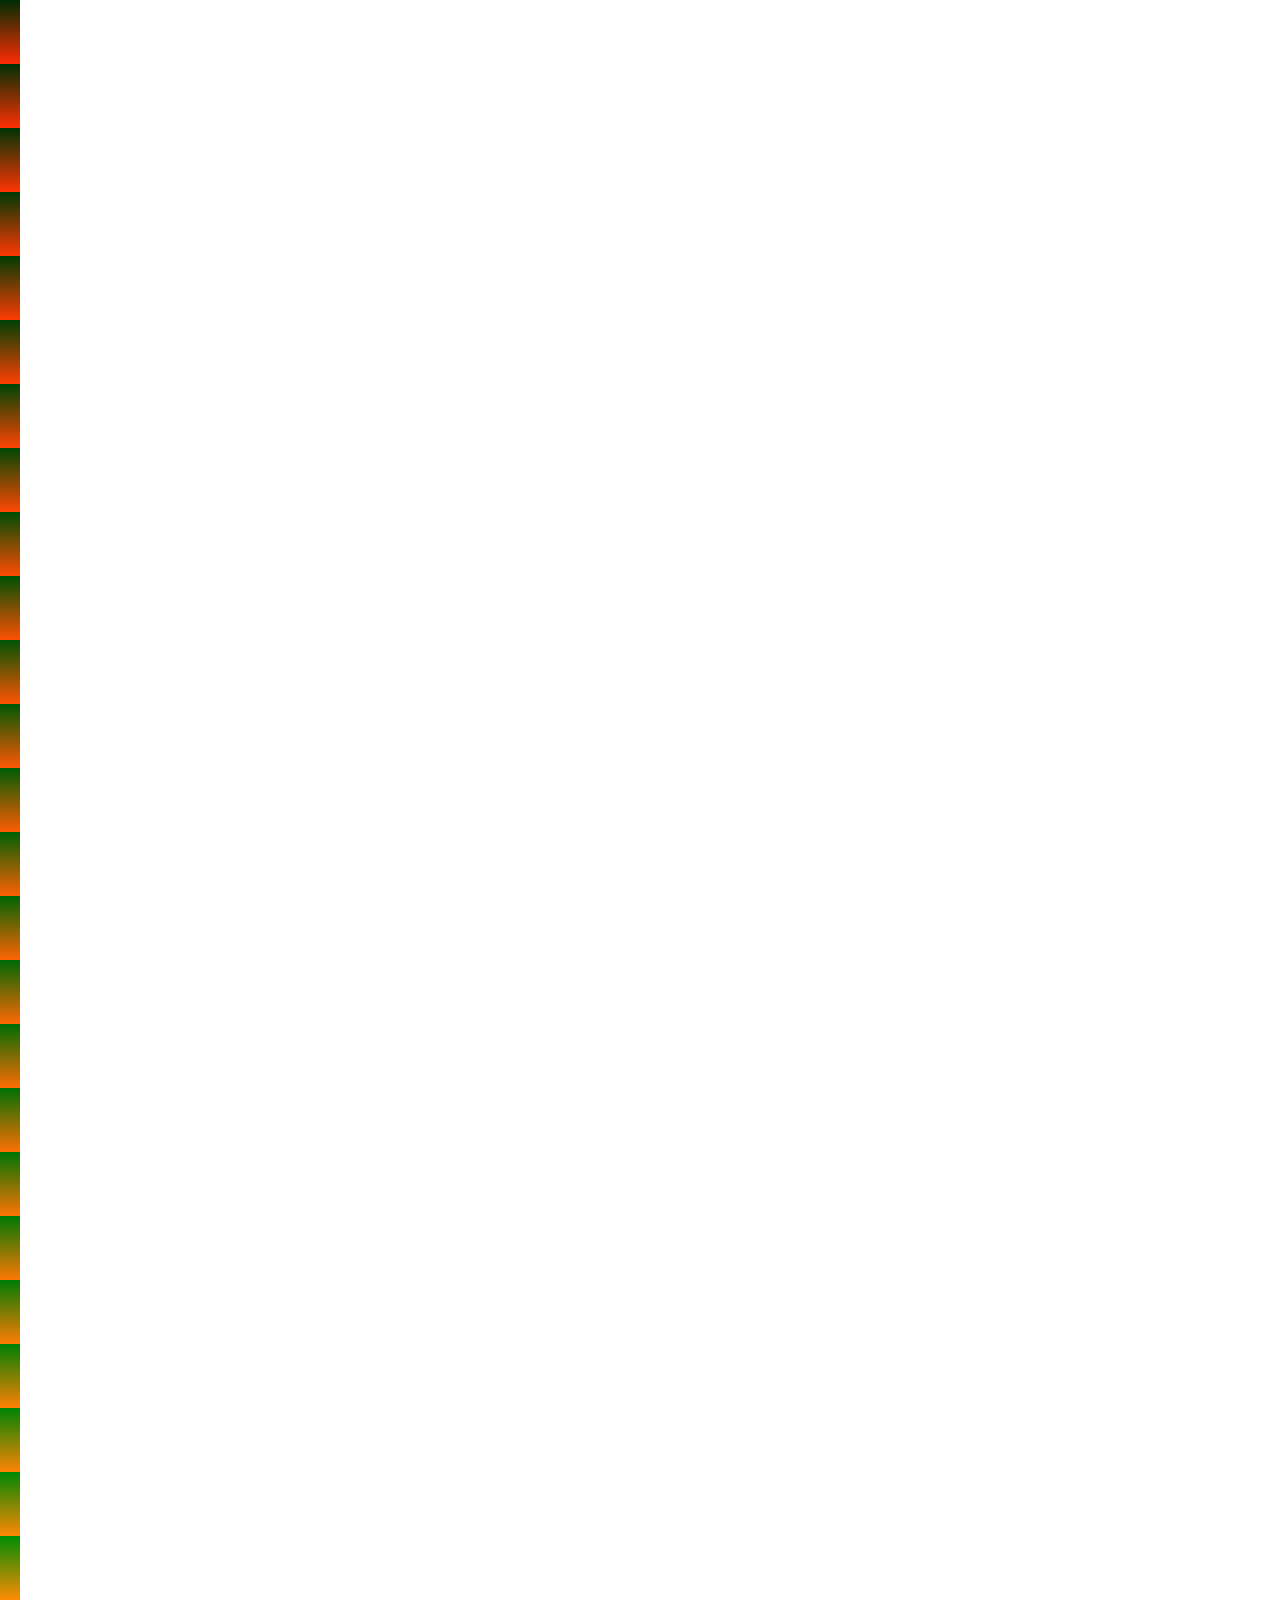
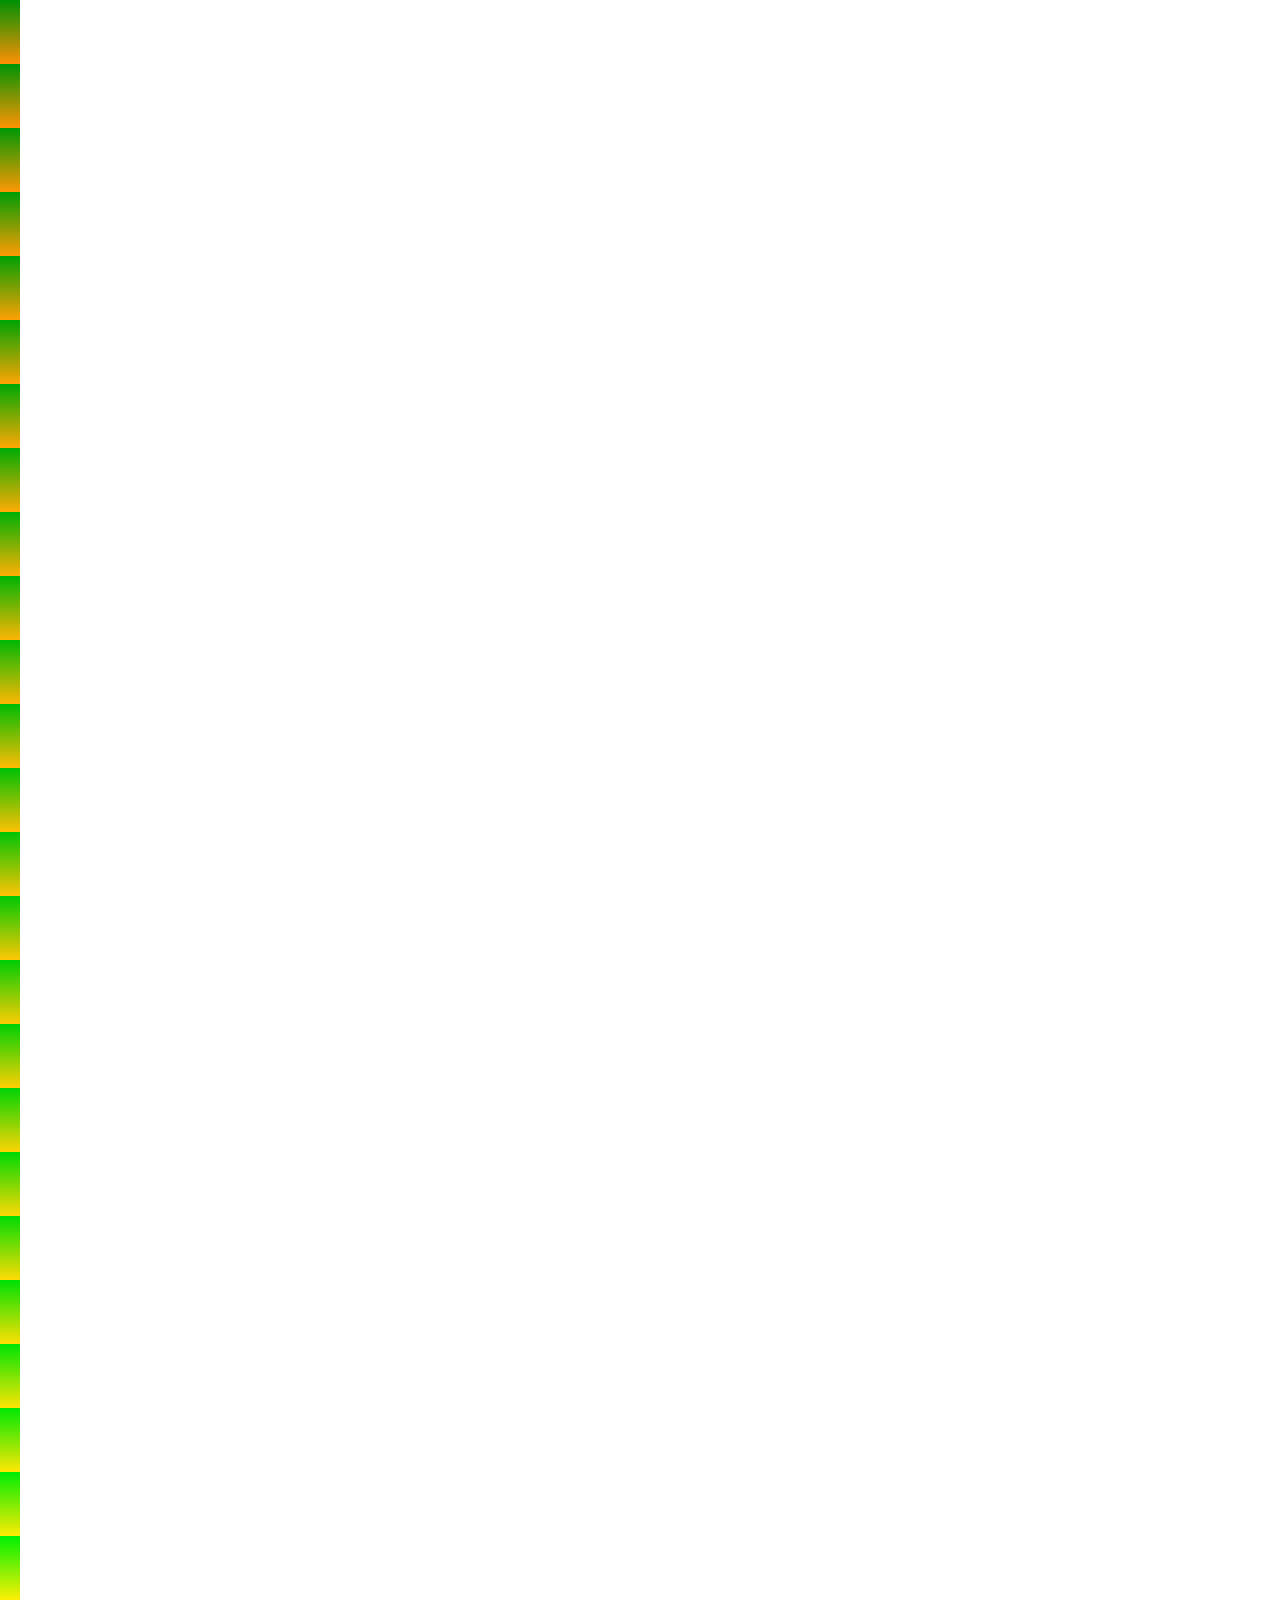
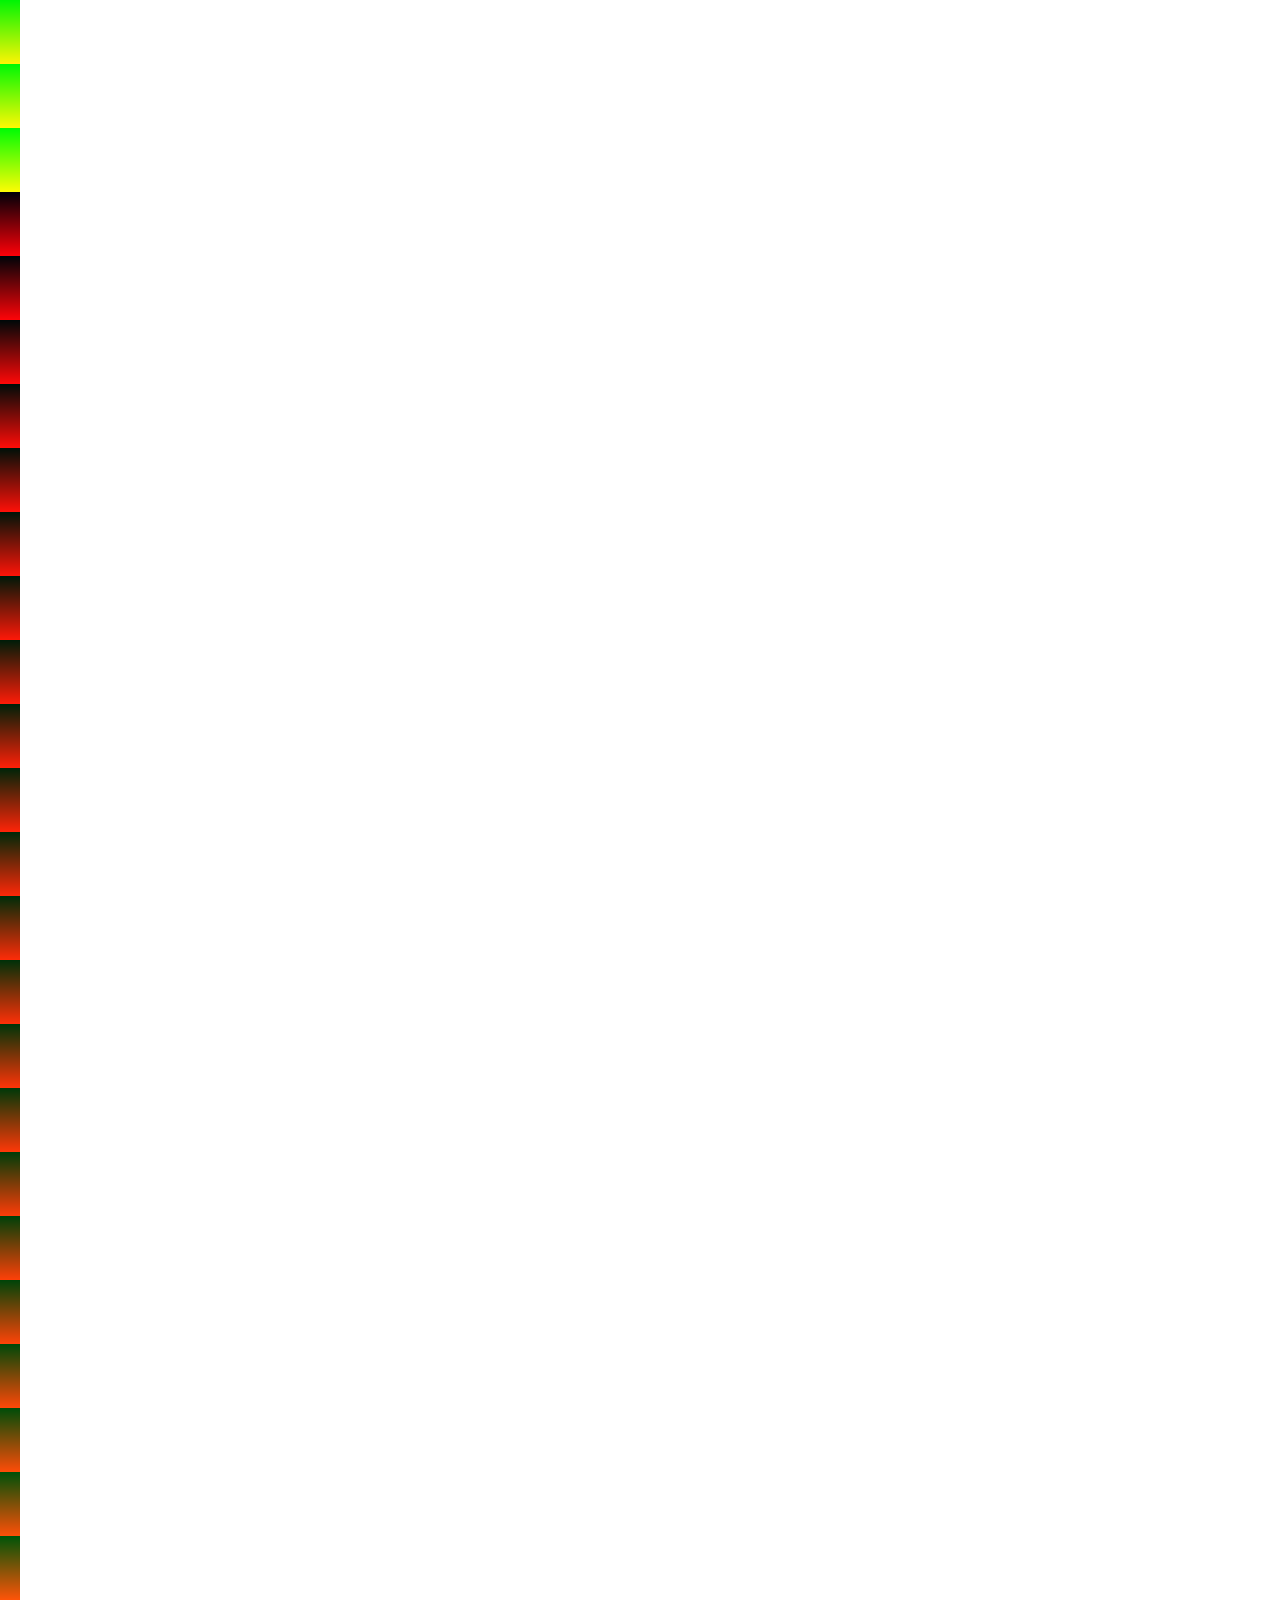
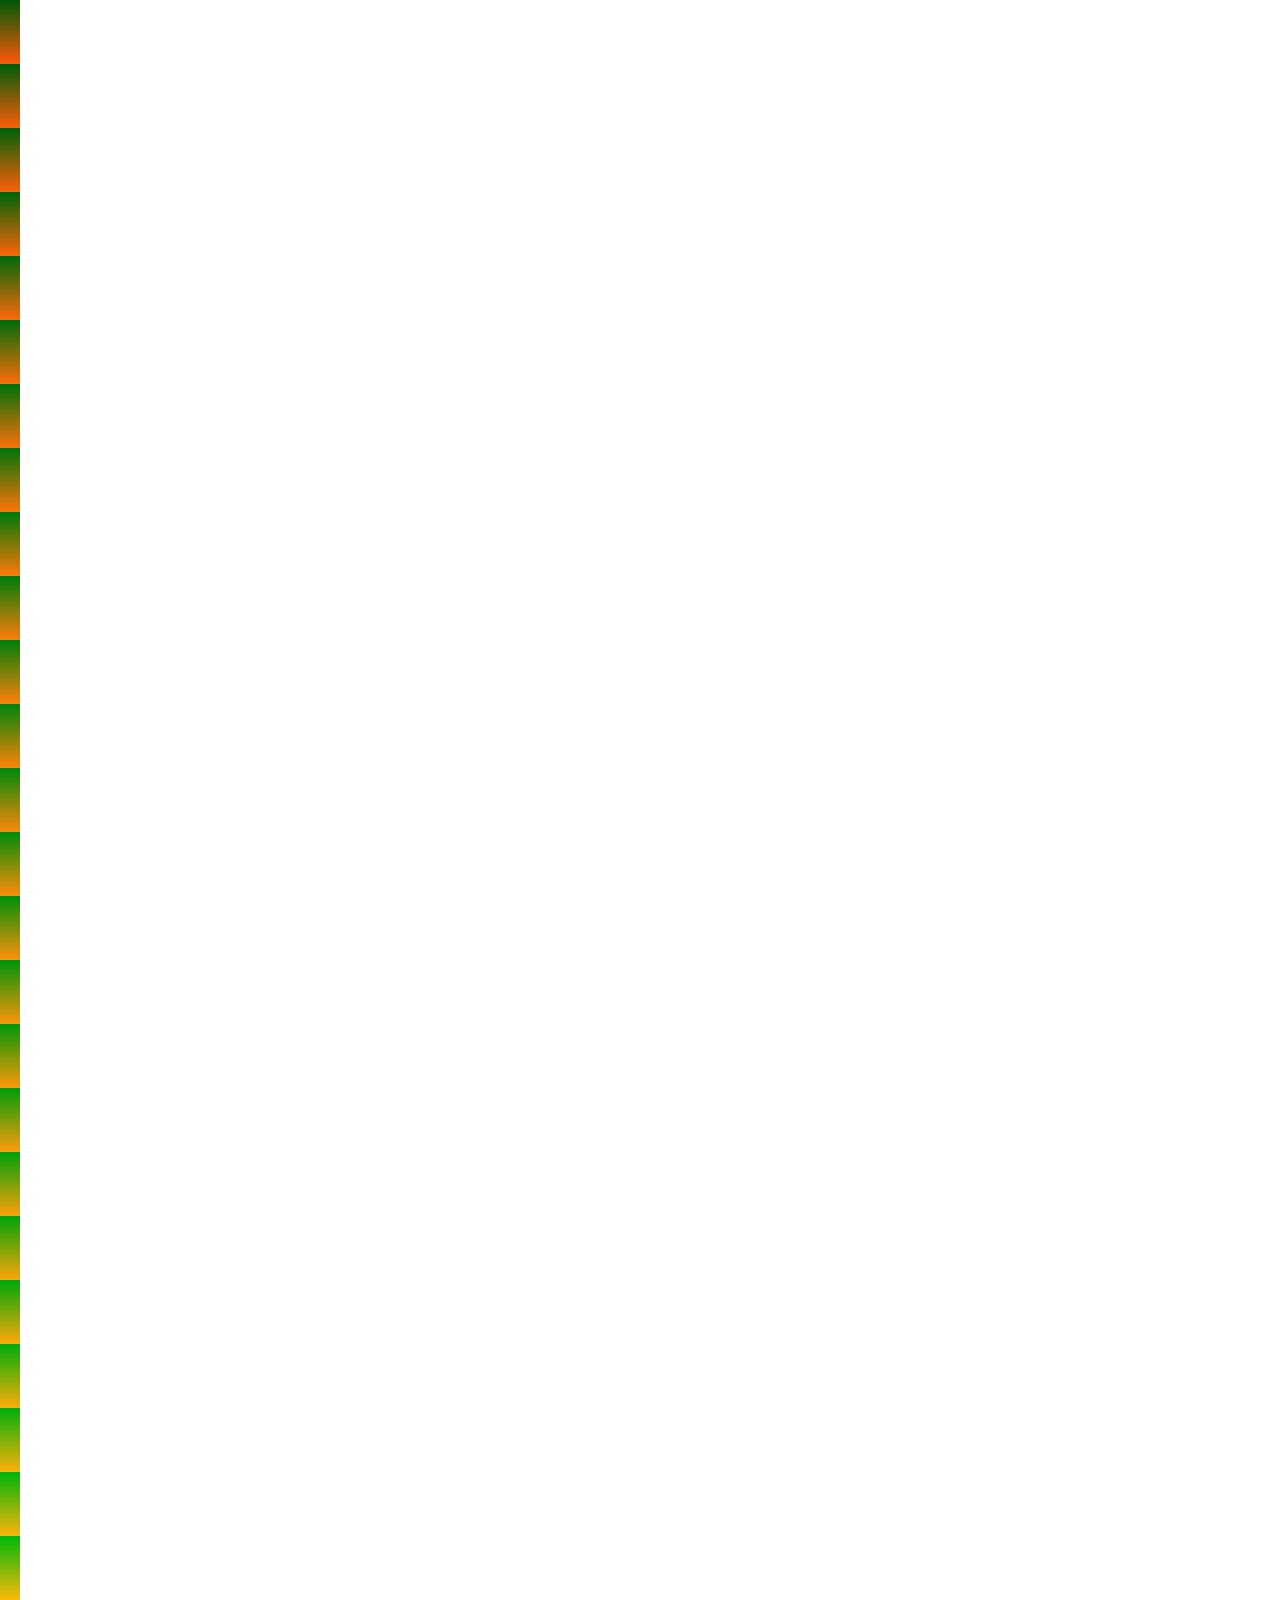
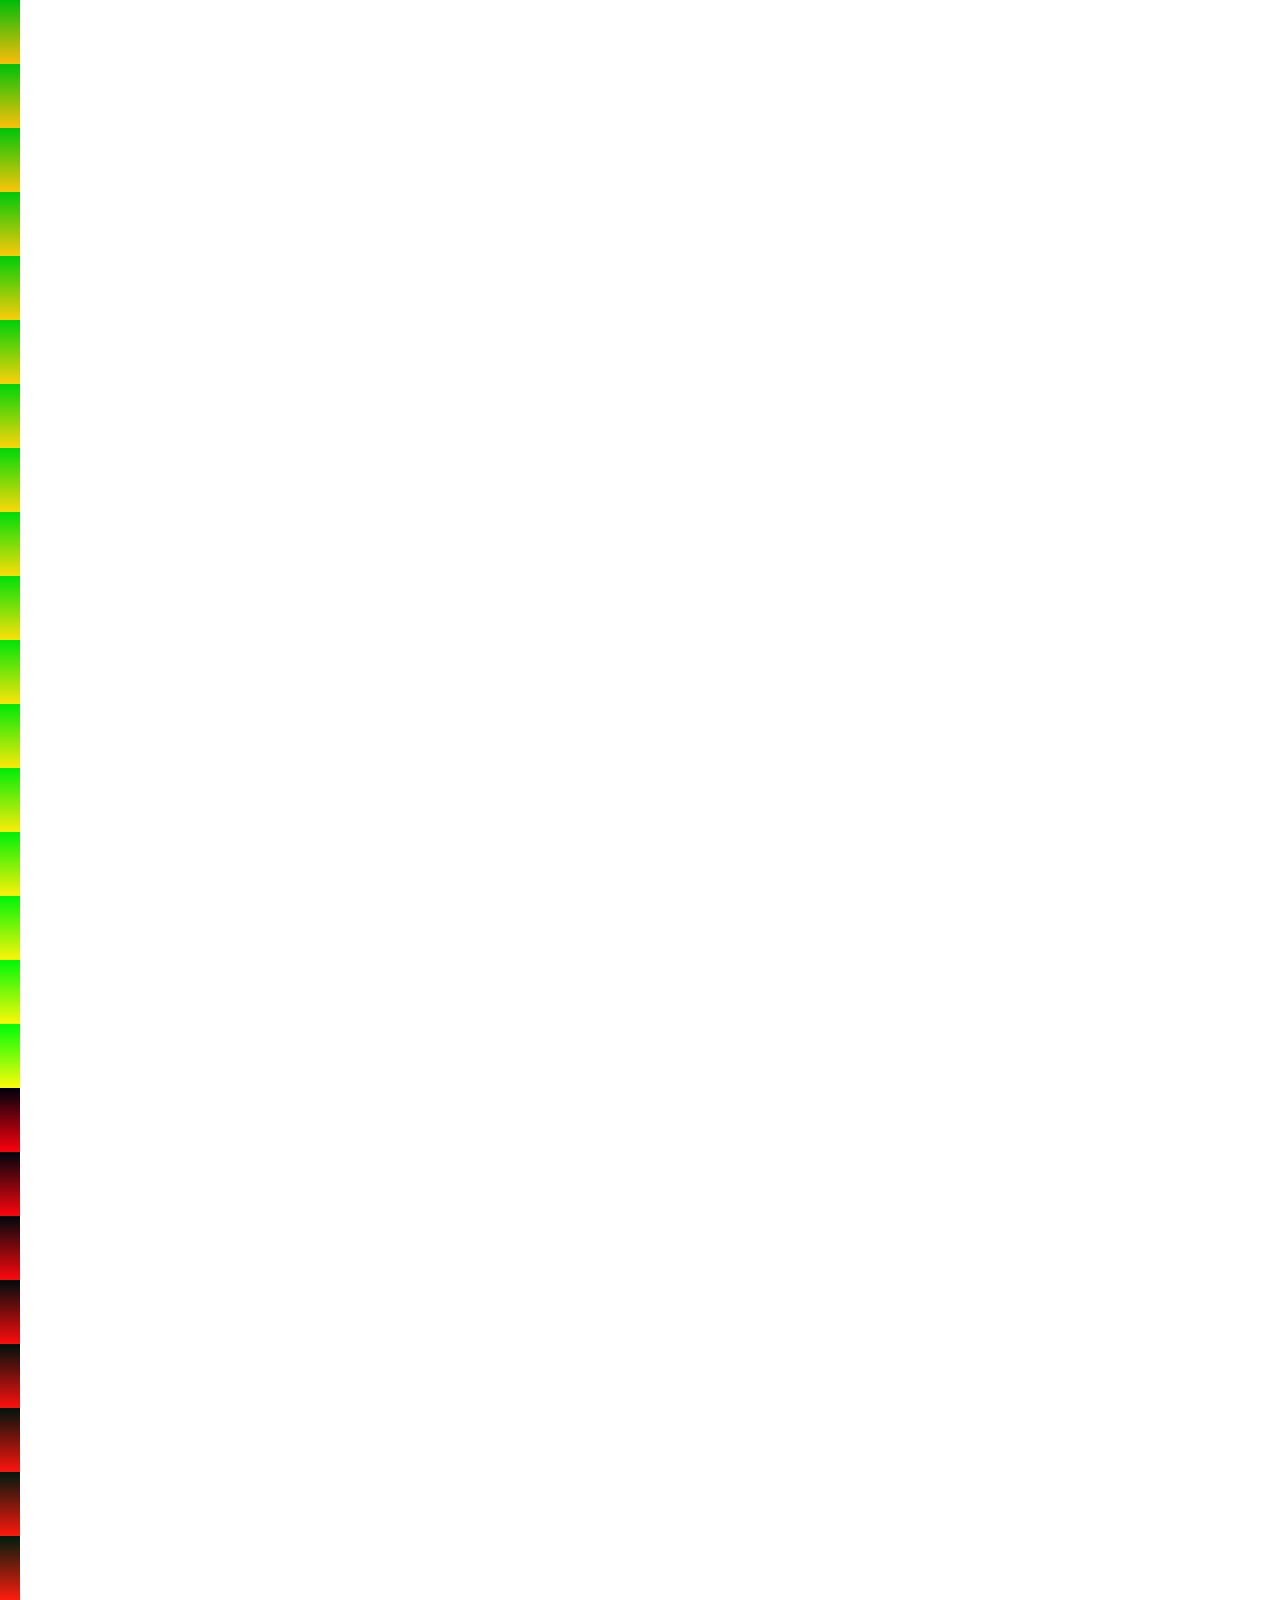
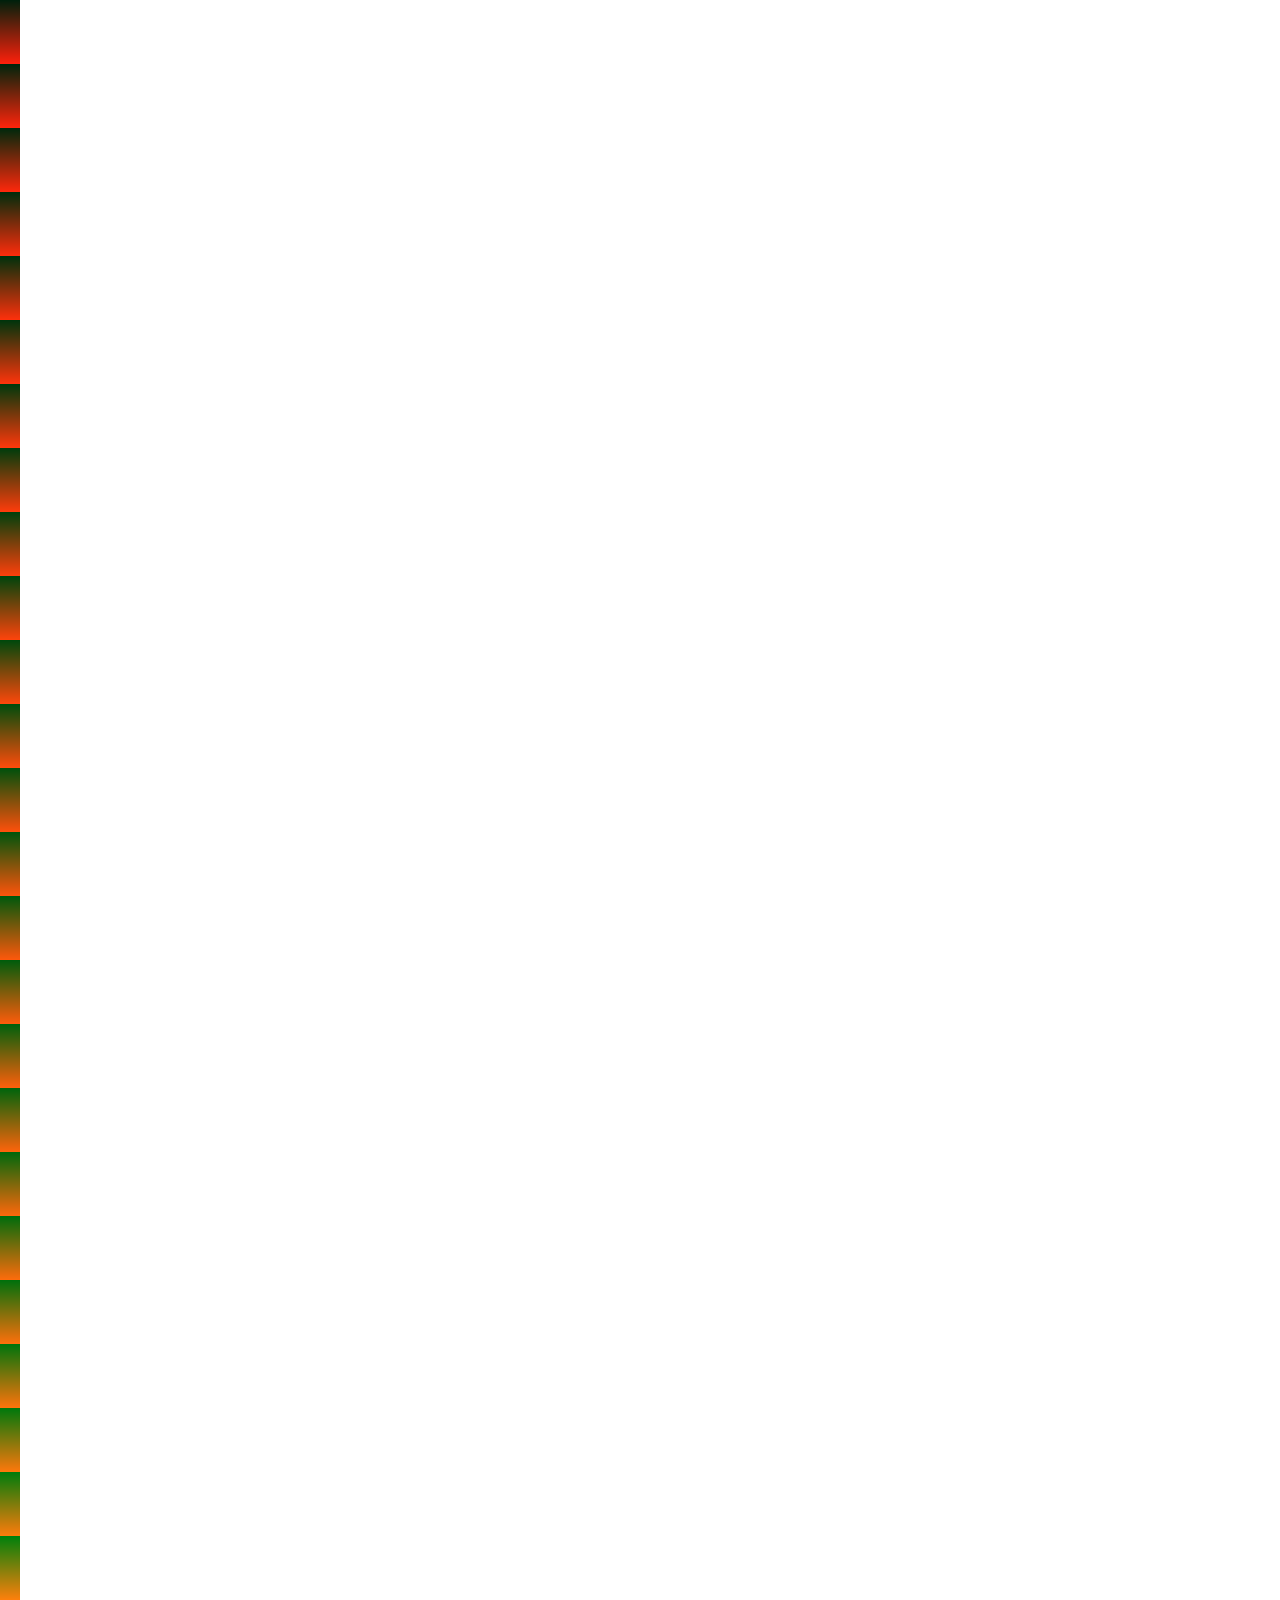
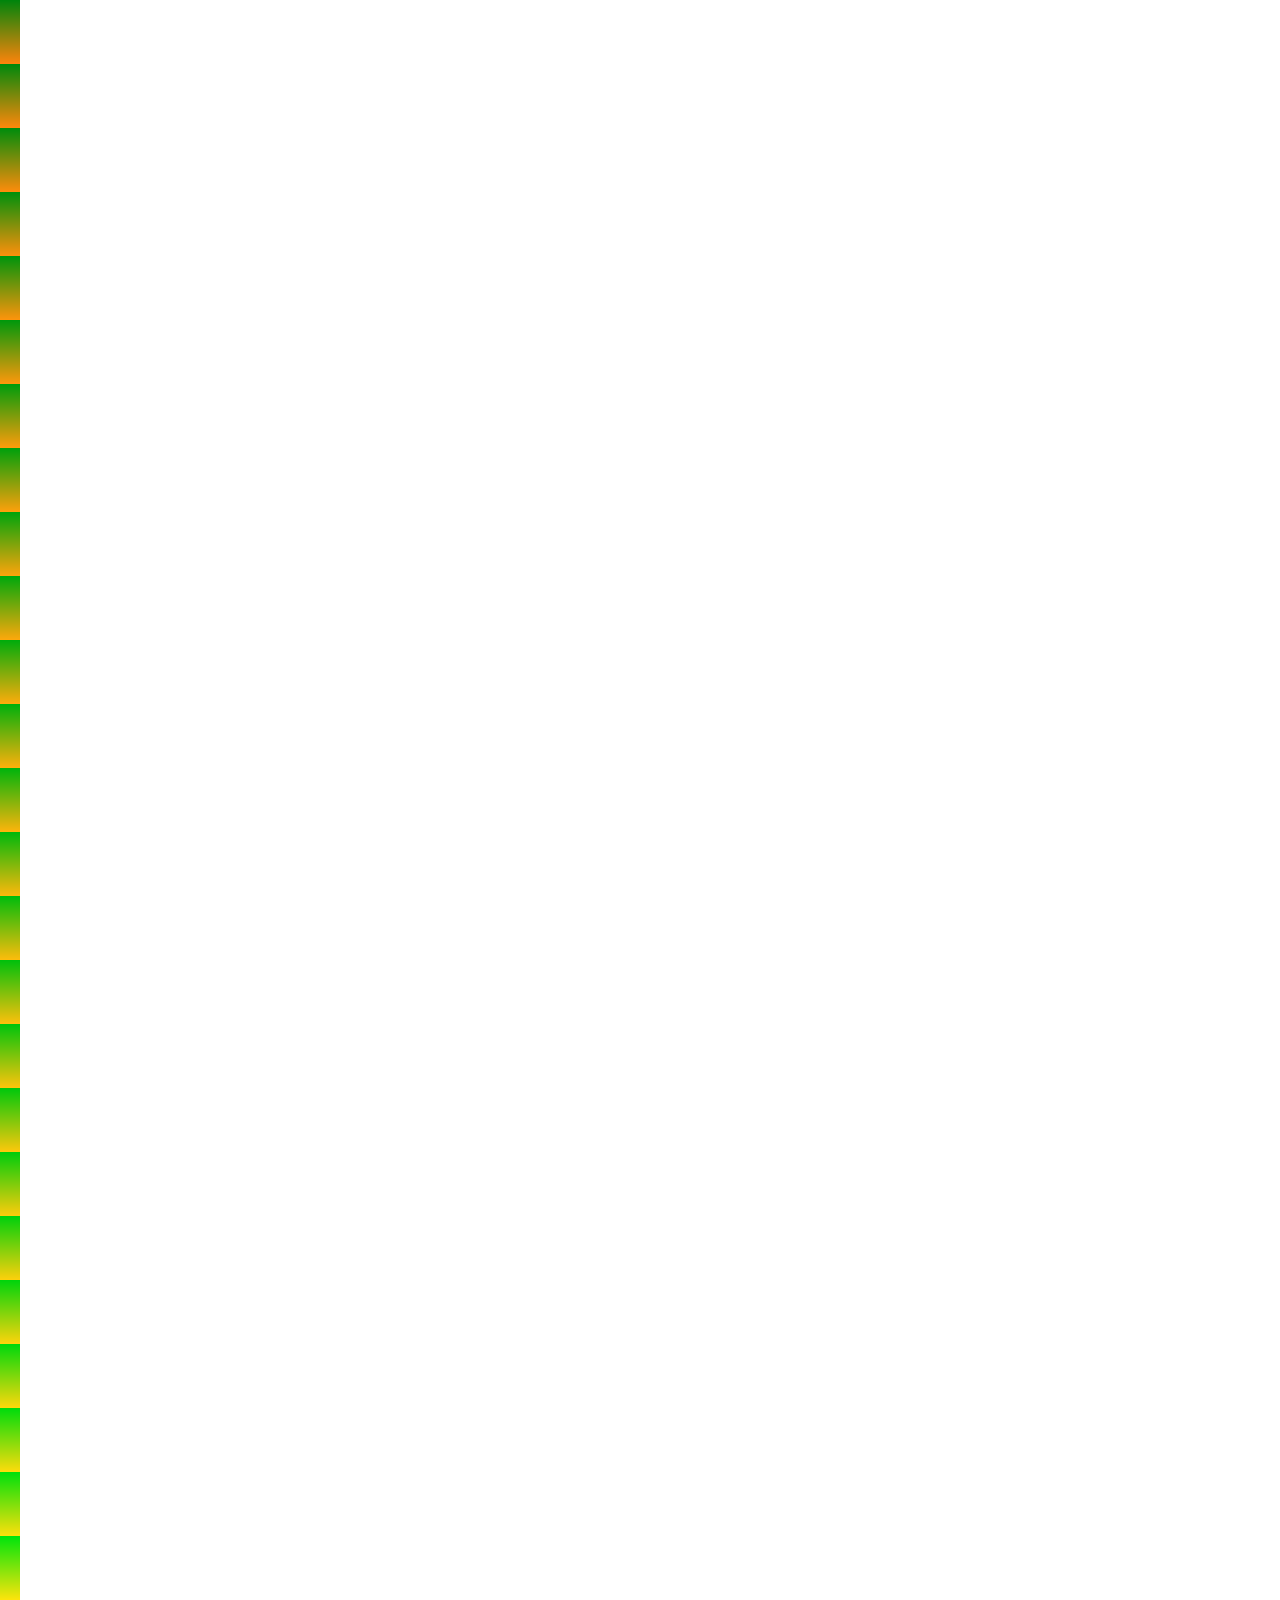
<file: extensions/stitchly/tests/pages/tall.html>
<!doctype html>
<html><head><meta charset="utf-8"><title>Very tall page</title>
<style>html,body{margin:0;background:#fff} main{position:relative;height:20000px} #marker{position:absolute;left:0;top:0}</style></head>
<body><main><img id="marker" alt=""></main>
<script src="marker.js"></script>
<script>drawMarker(document.getElementById('marker'), 20000, 0);</script>
</body></html>
</file>
<file: app/style.css>
:root {
  --bg: #f4f6f5; --card: #fff; --text: #14201e; --muted: #5b6b68;
  --line: #d9e0de; --accent: #0f766e; --accent-text: #fff;
}
@media (prefers-color-scheme: dark) {
  :root { --bg: #0f1514; --card: #18211f; --text: #e8efed; --muted: #9aaba7; --line: #2c3a37; --accent: #2bb3a3; --accent-text: #04201c; }
}
* { box-sizing: border-box; }
body { margin: 0; background: var(--bg); color: var(--text); font: 16px/1.4 system-ui, -apple-system, "Segoe UI", Roboto, sans-serif; }
.top { display: flex; justify-content: space-between; align-items: center; padding: 12px 16px; background: var(--accent); color: var(--accent-text); }
.top h1 { margin: 0; font-size: 20px; }
.top .ghost { color: var(--accent-text); border-color: currentColor; }
main { max-width: 560px; margin: 0 auto; padding: 12px 16px 40px; }
.card { background: var(--card); border: 1px solid var(--line); border-radius: 12px; padding: 14px; margin-bottom: 12px; }
h2 { font-size: 16px; margin: 0 0 8px; }
label { display: block; margin-bottom: 10px; font-size: 13px; color: var(--muted); }
label > span { display: block; margin-bottom: 4px; }
input, select { width: 100%; padding: 10px; font: inherit; color: var(--text); background: var(--bg); border: 1px solid var(--line); border-radius: 8px; }
.row { display: grid; grid-template-columns: 1fr 1fr; gap: 10px; }
.seg { display: flex; gap: 8px; margin-bottom: 12px; }
.seg label { flex: 1; margin: 0; }
.seg input { position: absolute; opacity: 0; width: 1px; }
.seg span { display: block; text-align: center; padding: 10px; border: 1px solid var(--line); border-radius: 8px; color: var(--text); font-size: 15px; }
.seg input:checked + span { background: var(--accent); color: var(--accent-text); border-color: var(--accent); }
.seg input:focus-visible + span { outline: 2px solid var(--accent); outline-offset: 2px; }
.item { display: grid; grid-template-columns: 1fr 56px 96px 36px; gap: 6px; margin-bottom: 6px; }
button { font: inherit; padding: 10px 14px; border-radius: 8px; border: 1px solid var(--accent); background: var(--accent); color: var(--accent-text); cursor: pointer; }
button.ghost { background: transparent; color: var(--accent); }
.del { padding: 0; }
.wide { width: 100%; margin-top: 4px; }
.total { display: flex; justify-content: space-between; font-size: 18px; margin: 14px 0; }
canvas { width: 100%; height: auto; border: 1px solid var(--line); border-radius: 8px; background: #fff; }
.actions { display: grid; grid-template-columns: 1fr 1fr 1fr; gap: 8px; margin-top: 10px; }
.actions #share { grid-column: 1 / -1; }
.hint { font-size: 12px; color: var(--muted); margin: 8px 0 0; }
#history { list-style: none; margin: 0; padding: 0; }
#history li { display: flex; justify-content: space-between; gap: 8px; padding: 8px 0; border-top: 1px solid var(--line); font-size: 14px; cursor: pointer; }
#history li:first-child { border-top: 0; }
@media (max-width: 380px) { .row { grid-template-columns: 1fr; } .item { grid-template-columns: 1fr 48px 80px 32px; } }
</file>
<file: docs/style.css>
:root {
  --bg: #f4f6f5; --card: #fff; --text: #14201e; --muted: #5b6b68;
  --line: #d9e0de; --accent: #0f766e; --accent-text: #fff;
}
@media (prefers-color-scheme: dark) {
  :root { --bg: #0f1514; --card: #18211f; --text: #e8efed; --muted: #9aaba7; --line: #2c3a37; --accent: #2bb3a3; --accent-text: #04201c; }
}
* { box-sizing: border-box; }
body { margin: 0; background: var(--bg); color: var(--text); font: 16px/1.4 system-ui, -apple-system, "Segoe UI", Roboto, sans-serif; }
.top { display: flex; justify-content: space-between; align-items: center; padding: 12px 16px; background: var(--accent); color: var(--accent-text); }
.top h1 { margin: 0; font-size: 20px; }
.top .ghost { color: var(--accent-text); border-color: currentColor; }
main { max-width: 560px; margin: 0 auto; padding: 12px 16px 40px; }
.card { background: var(--card); border: 1px solid var(--line); border-radius: 12px; padding: 14px; margin-bottom: 12px; }
h2 { font-size: 16px; margin: 0 0 8px; }
label { display: block; margin-bottom: 10px; font-size: 13px; color: var(--muted); }
label > span { display: block; margin-bottom: 4px; }
input, select { width: 100%; padding: 10px; font: inherit; color: var(--text); background: var(--bg); border: 1px solid var(--line); border-radius: 8px; }
.row { display: grid; grid-template-columns: 1fr 1fr; gap: 10px; }
.seg { display: flex; gap: 8px; margin-bottom: 12px; }
.seg label { flex: 1; margin: 0; }
.seg input { position: absolute; opacity: 0; width: 1px; }
.seg span { display: block; text-align: center; padding: 10px; border: 1px solid var(--line); border-radius: 8px; color: var(--text); font-size: 15px; }
.seg input:checked + span { background: var(--accent); color: var(--accent-text); border-color: var(--accent); }
.seg input:focus-visible + span { outline: 2px solid var(--accent); outline-offset: 2px; }
.item { display: grid; grid-template-columns: 1fr 56px 96px 36px; gap: 6px; margin-bottom: 6px; }
button { font: inherit; padding: 10px 14px; border-radius: 8px; border: 1px solid var(--accent); background: var(--accent); color: var(--accent-text); cursor: pointer; }
button.ghost { background: transparent; color: var(--accent); }
.del { padding: 0; }
.wide { width: 100%; margin-top: 4px; }
.total { display: flex; justify-content: space-between; font-size: 18px; margin: 14px 0; }
canvas { width: 100%; height: auto; border: 1px solid var(--line); border-radius: 8px; background: #fff; }
.actions { display: grid; grid-template-columns: 1fr 1fr 1fr; gap: 8px; margin-top: 10px; }
.actions #share { grid-column: 1 / -1; }
.hint { font-size: 12px; color: var(--muted); margin: 8px 0 0; }
#history { list-style: none; margin: 0; padding: 0; }
#history li { display: flex; justify-content: space-between; gap: 8px; padding: 8px 0; border-top: 1px solid var(--line); font-size: 14px; cursor: pointer; }
#history li:first-child { border-top: 0; }
@media (max-width: 380px) { .row { grid-template-columns: 1fr; } .item { grid-template-columns: 1fr 48px 80px 32px; } }
.actions.three { grid-template-columns: 1fr 1fr 1fr; }
.summary { font-size: 15px; margin: 0 0 6px; }
.status { font-weight: 600; margin: 0 0 8px; }
.plans { list-style: none; padding: 0; margin: 0 0 12px; }
.plans li { padding: 8px 0; border-top: 1px solid var(--line); font-size: 14px; }
.plans li:first-child { border-top: 0; }
.plans strong { display: block; }
.locked { opacity: .5; }
.pay { background: var(--bg); border-radius: 8px; padding: 10px; font-size: 14px; margin-bottom: 10px; }
.pay a { display: block; text-align: center; margin-top: 8px; padding: 10px; border-radius: 8px; background: #25d366; color: #04210f; text-decoration: none; font-weight: 600; }
</file>
<file: extensions/snipkey/ui.css>
:root {
  --bg: #f6f7fb;
  --panel: #ffffff;
  --text: #1d2033;
  --muted: #646882;
  --line: #e2e4ef;
  --accent: #4f46e5;
  --accent-ink: #ffffff;
  --accent-soft: #eceafd;
  --chip: #f0f1f8;
  --danger: #c2334d;
  --ok: #18794e;
  --warn-bg: #fff6e0;
  --warn-ink: #7a4d00;
  --radius: 10px;
  color-scheme: light;
}
@media (prefers-color-scheme: dark) {
  :root:not([data-theme="light"]) {
    --bg: #15172a; --panel: #1e2036; --text: #eceefb; --muted: #a2a6c3; --line: #33365a;
    --accent: #7c74ff; --accent-ink: #ffffff; --accent-soft: #2c2a5c; --chip: #2a2d4a;
    --danger: #ff7a90; --ok: #4fd18f; --warn-bg: #3a2f12; --warn-ink: #ffd27a;
    color-scheme: dark;
  }
}
:root[data-theme="dark"] {
  --bg: #15172a; --panel: #1e2036; --text: #eceefb; --muted: #a2a6c3; --line: #33365a;
  --accent: #7c74ff; --accent-ink: #ffffff; --accent-soft: #2c2a5c; --chip: #2a2d4a;
  --danger: #ff7a90; --ok: #4fd18f; --warn-bg: #3a2f12; --warn-ink: #ffd27a;
  color-scheme: dark;
}
* { box-sizing: border-box; }
body { margin: 0; background: var(--bg); color: var(--text); font: 14px/1.45 system-ui, -apple-system, "Segoe UI", Roboto, sans-serif; }
button, input, textarea, select { font: inherit; color: inherit; }
input[type=text], input[type=search], textarea, select {
  width: 100%; padding: 8px 10px; border: 1px solid var(--line); border-radius: 8px; background: var(--panel); outline: none;
}
input:focus, textarea:focus, select:focus { border-color: var(--accent); box-shadow: 0 0 0 3px color-mix(in srgb, var(--accent) 22%, transparent); }
textarea { resize: vertical; min-height: 84px; }
button { cursor: pointer; border-radius: 8px; padding: 7px 13px; border: 1px solid var(--line); background: var(--panel); font-weight: 600; }
button:disabled { opacity: .55; cursor: not-allowed; }
button.primary { background: var(--accent); border-color: var(--accent); color: var(--accent-ink); }
button.danger { color: var(--danger); }
button.link { border: none; background: none; padding: 0; color: var(--accent); font-weight: 600; }
.pro-btn { background: linear-gradient(135deg, #f5b301, #f08c00); border: none; color: #2b1a00; }
.chip { display: inline-block; font: 600 12.5px/1.2 ui-monospace, "SFMono-Regular", Menlo, monospace; background: var(--accent-soft); color: var(--accent); padding: 3px 7px; border-radius: 6px; white-space: nowrap; }
.muted { color: var(--muted); }
.badge { display: inline-flex; align-items: center; gap: 4px; font-size: 11.5px; font-weight: 700; padding: 2px 8px; border-radius: 999px; background: var(--chip); color: var(--muted); }
.badge.pro { background: #fff1c7; color: #8a5a00; }
.lock { font-size: 11px; font-weight: 700; color: #8a5a00; background: #fff1c7; border-radius: 999px; padding: 1px 7px; margin-left: 6px; vertical-align: 1px; }
.lock::before { content: "🔒 "; }
.msg { font-size: 13px; padding: 8px 10px; border-radius: 8px; margin: 8px 0 0; }
.msg:empty { display: none; }
.msg.error { background: color-mix(in srgb, var(--danger) 12%, transparent); color: var(--danger); }
.msg.ok { background: color-mix(in srgb, var(--ok) 12%, transparent); color: var(--ok); }
.msg.warn { background: var(--warn-bg); color: var(--warn-ink); }
.hidden { display: none !important; }
.logo { width: 24px; height: 24px; border-radius: 6px; display: block; }
</file>
<file: extensions/snipkey/options.css>
.wrap { max-width: 1040px; margin: 0 auto; padding: 0 20px; }
.top { background: var(--panel); border-bottom: 1px solid var(--line); margin-bottom: 18px; }
.top-inner { display: flex; align-items: center; gap: 10px; height: 58px; }
.top h1 { font-size: 18px; margin: 0; }
.logo { width: 28px; height: 28px; }
.spacer { flex: 1; }
main { padding-bottom: 40px; }
#limitBanner { margin: 0 0 14px; display: flex; gap: 12px; align-items: center; }
.card { background: var(--panel); border: 1px solid var(--line); border-radius: 14px; padding: 18px 20px; margin-bottom: 16px; }
.card-head { display: flex; align-items: center; justify-content: space-between; gap: 10px; }
.card h2 { font-size: 16px; margin: 0; }
.card p { margin: 10px 0; }
.toolbar { display: flex; gap: 10px; margin: 14px 0 12px; }
.toolbar input { flex: 1; }
.folder-filter { display: flex; align-items: center; gap: 4px; width: 220px; flex: none; }
.split { display: grid; grid-template-columns: minmax(0, 1fr) minmax(0, 1.1fr); gap: 16px; align-items: start; }
@media (max-width: 760px) { .split { grid-template-columns: 1fr; } .toolbar { flex-direction: column; } .folder-filter { width: auto; } }
#list { list-style: none; margin: 0; padding: 0; border: 1px solid var(--line); border-radius: var(--radius); max-height: 470px; overflow: auto; }
#list li { padding: 10px 12px; border-bottom: 1px solid var(--line); cursor: pointer; display: grid; grid-template-columns: auto minmax(0, 1fr); gap: 4px 10px; align-items: baseline; }
#list li:last-child { border-bottom: none; }
#list li:hover { background: var(--chip); }
#list li.selected { background: var(--accent-soft); }
#list li.inactive { opacity: .5; }
#list .preview { overflow: hidden; text-overflow: ellipsis; white-space: nowrap; color: var(--muted); font-size: 13px; }
#list .folder { grid-column: 2; font-size: 11.5px; color: var(--muted); }
#list .folder::before { content: "▸ "; }
#list .group { cursor: default; background: var(--chip); font-size: 11.5px; font-weight: 700; color: var(--muted); text-transform: uppercase; letter-spacing: .04em; padding: 5px 12px; display: block; }
.editor, .editor-empty { border: 1px solid var(--line); border-radius: var(--radius); padding: 14px 16px; }
.editor-empty { text-align: center; padding: 40px 20px; }
.editor h3 { margin: 0 0 6px; font-size: 15px; }
.editor label { display: block; font-size: 13px; font-weight: 600; margin-top: 10px; }
.editor label input, .editor label textarea { margin-top: 4px; font-weight: 400; }
#edShortcut { font-family: ui-monospace, Menlo, monospace; }
.tokens { display: flex; flex-wrap: wrap; gap: 6px; align-items: center; margin-top: 8px; }
.tokens button { padding: 3px 8px; font: 600 12px ui-monospace, Menlo, monospace; }
.hint { font-size: 12px; margin: 8px 0 0; }
.actions { display: flex; gap: 8px; margin-top: 14px; }
.row { display: flex; gap: 10px; align-items: center; flex-wrap: wrap; }
.row input { flex: 1; min-width: 220px; font-family: ui-monospace, Menlo, monospace; }
.file-btn { display: inline-block; cursor: pointer; border-radius: 8px; padding: 7px 13px; border: 1px solid var(--line); background: var(--panel); font-weight: 600; }
.file-btn.disabled { opacity: .55; cursor: not-allowed; }
.switch-row { display: flex; gap: 10px; align-items: center; margin-top: 12px; }
.switch-row input { width: 18px; height: 18px; }
code { background: var(--chip); padding: 1px 5px; border-radius: 4px; }
body.is-pro .pro-only { display: none; }
body.is-pro #headerGetPro { display: none; }
</file>
<file: extensions/snipkey/popup.css>
body { width: 360px; padding: 12px; }
header { display: flex; align-items: center; gap: 8px; margin-bottom: 10px; }
header strong { font-size: 15px; }
.spacer { flex: 1; }
#list { list-style: none; margin: 8px 0; padding: 0; max-height: 250px; overflow: auto; border: 1px solid var(--line); border-radius: var(--radius); background: var(--panel); }
#list li { display: flex; gap: 10px; align-items: baseline; padding: 8px 10px; border-bottom: 1px solid var(--line); cursor: pointer; }
#list li:last-child { border-bottom: none; }
#list li:hover { background: var(--chip); }
#list .preview { overflow: hidden; text-overflow: ellipsis; white-space: nowrap; color: var(--muted); font-size: 13px; min-width: 0; flex: 1; }
#list li.inactive { opacity: .5; }
#addForm { margin-top: 10px; padding-top: 10px; border-top: 1px solid var(--line); }
.add-row { display: flex; gap: 8px; margin-bottom: 8px; }
.add-row input { flex: 1; font-family: ui-monospace, Menlo, monospace; }
#addText { min-height: 54px; }
.upgrade { margin-top: 8px; padding: 10px; border-radius: var(--radius); background: var(--warn-bg); color: var(--warn-ink); font-size: 12.5px; display: flex; gap: 10px; align-items: center; }
.upgrade button { flex: none; }
</file>
<file: extensions/stitchly/ui.css>
/* Shared look for Stitchly extension pages. */
:root {
  --bg: #f1f5f9;
  --surface: #ffffff;
  --surface-2: #f8fafc;
  --text: #0f172a;
  --muted: #64748b;
  --border: #e2e8f0;
  --brand: #0f766e;
  --brand-strong: #115e59;
  --brand-soft: #ccfbf1;
  --on-brand: #ffffff;
  --pro: #b45309;
  --pro-soft: #fef3c7;
  --danger: #b91c1c;
  --ok: #15803d;
  --shadow: 0 1px 2px rgba(15, 23, 42, .06), 0 8px 24px rgba(15, 23, 42, .08);
  --radius: 10px;
  color-scheme: light;
}
@media (prefers-color-scheme: dark) {
  :root:not([data-theme="light"]) {
    --bg: #0b1220; --surface: #111a2e; --surface-2: #0f172a; --text: #e2e8f0; --muted: #94a3b8;
    --border: #1e293b; --brand: #14b8a6; --brand-strong: #2dd4bf; --brand-soft: #134e4a; --on-brand: #04201d;
    --pro: #fbbf24; --pro-soft: #422006; --danger: #f87171; --ok: #4ade80;
    --shadow: 0 1px 2px rgba(0,0,0,.4), 0 8px 24px rgba(0,0,0,.35);
    color-scheme: dark;
  }
}
:root[data-theme="dark"] {
  --bg: #0b1220; --surface: #111a2e; --surface-2: #0f172a; --text: #e2e8f0; --muted: #94a3b8;
  --border: #1e293b; --brand: #14b8a6; --brand-strong: #2dd4bf; --brand-soft: #134e4a; --on-brand: #04201d;
  --pro: #fbbf24; --pro-soft: #422006; --danger: #f87171; --ok: #4ade80;
  --shadow: 0 1px 2px rgba(0,0,0,.4), 0 8px 24px rgba(0,0,0,.35);
  color-scheme: dark;
}
* { box-sizing: border-box; }
[hidden] { display: none !important; }
html, body { margin: 0; }
body {
  background: var(--bg); color: var(--text);
  font: 14px/1.5 system-ui, -apple-system, "Segoe UI", Roboto, sans-serif;
}
a { color: var(--brand); }
.brand { display: flex; align-items: center; gap: 10px; font-weight: 700; font-size: 16px; letter-spacing: -.01em; }
.brand img { width: 28px; height: 28px; }
.btn {
  display: inline-flex; align-items: center; gap: 6px; height: 36px; padding: 0 14px;
  border: 1px solid var(--border); border-radius: 8px; background: var(--surface); color: var(--text);
  font: 600 13px/1 inherit; font-family: inherit; cursor: pointer; white-space: nowrap; text-decoration: none;
}
.btn:hover { border-color: var(--brand); }
.btn:focus-visible { outline: 2px solid var(--brand); outline-offset: 2px; }
.btn:disabled { opacity: .55; cursor: default; }
.btn svg { width: 16px; height: 16px; flex: none; }
.btn.primary { background: var(--brand); border-color: var(--brand); color: var(--on-brand); }
.btn.primary:hover { background: var(--brand-strong); }
.btn.pro { background: var(--pro-soft); border-color: transparent; color: var(--pro); }
.btn.active { background: var(--brand-soft); border-color: var(--brand); }
.btn .lock { width: 12px; height: 12px; color: var(--pro); }
.chip { display: inline-flex; align-items: center; gap: 4px; padding: 2px 8px; border-radius: 999px; font-size: 12px; font-weight: 600; }
.chip.free { background: var(--surface-2); color: var(--muted); border: 1px solid var(--border); }
.chip.pro { background: var(--pro-soft); color: var(--pro); }
.card { background: var(--surface); border: 1px solid var(--border); border-radius: var(--radius); box-shadow: var(--shadow); }
.muted { color: var(--muted); }
</file>
<file: extensions/stitchly/options.css>
main { max-width: 680px; margin: 0 auto; padding: 32px 16px 64px; display: flex; flex-direction: column; gap: 16px; }
.brand { font-size: 20px; margin-bottom: 4px; }
.brand img { width: 36px; height: 36px; }
.card { padding: 20px 24px; }
h2 { font-size: 16px; margin: 0 0 8px; }
.row { display: flex; justify-content: space-between; align-items: center; }
label { display: block; font-weight: 600; margin: 12px 0 6px; }
.field { display: flex; gap: 8px; }
input[type=text] {
  flex: 1; min-width: 0; height: 36px; padding: 0 12px; border-radius: 8px; border: 1px solid var(--border);
  background: var(--surface-2); color: var(--text); font: 13px ui-monospace, SFMono-Regular, Menlo, monospace;
}
input[type=text]:focus { outline: 2px solid var(--brand); outline-offset: 1px; }
input:disabled { opacity: .6; }
.msg { min-height: 1.5em; margin: 8px 0 0; font-weight: 500; }
.msg.err { color: var(--danger); }
.msg.ok { color: var(--ok); }
.small { font-size: 13px; }
.soon { margin: 12px 0 0; padding: 10px 14px; border-radius: 8px; background: var(--pro-soft); }
.banner { padding: 12px 16px; border-radius: var(--radius); background: var(--pro-soft); border: 1px solid var(--border); font-weight: 500; }
.compare { width: 100%; border-collapse: collapse; }
.compare th, .compare td { padding: 8px 6px; border-bottom: 1px solid var(--border); text-align: center; }
.compare th:first-child, .compare td:first-child { text-align: left; }
.compare td:not(:first-child) { width: 56px; font-weight: 700; color: var(--brand); }
.keys { margin: 0; padding-left: 18px; }
.keys li { margin: 4px 0; }
kbd { font: 12px ui-monospace, monospace; padding: 1px 6px; border: 1px solid var(--border); border-bottom-width: 2px; border-radius: 4px; background: var(--surface-2); }
code { font-size: 12px; }
</file>
<file: extensions/stitchly/result.css>
.topbar {
  position: sticky; top: 0; z-index: 5; display: flex; align-items: center; gap: 16px; flex-wrap: wrap;
  padding: 10px 20px; background: var(--surface); border-bottom: 1px solid var(--border);
}
.meta { flex: 1; min-width: 200px; color: var(--muted); font-size: 13px; overflow: hidden; }
.meta strong { color: var(--text); font-weight: 600; display: block; white-space: nowrap; overflow: hidden; text-overflow: ellipsis; }
.actions { display: flex; gap: 8px; flex-wrap: wrap; }
.btn.icon-only { padding: 0 9px; }
.btn[data-locked] { color: var(--muted); }
.toolbar {
  position: sticky; top: 57px; z-index: 4; display: flex; gap: 16px; flex-wrap: wrap; align-items: center;
  padding: 8px 20px; background: var(--surface-2); border-bottom: 1px solid var(--border);
}
.toolbar .group { display: flex; gap: 6px; align-items: center; }
.swatch { width: 26px; height: 26px; border-radius: 50%; border: 2px solid var(--surface); background: var(--c); cursor: pointer; box-shadow: 0 0 0 1px var(--border); }
.swatch.active { box-shadow: 0 0 0 2px var(--brand); }
main { padding: 24px 16px 64px; display: flex; flex-direction: column; align-items: center; gap: 16px; }
.status { color: var(--muted); padding: 40px 0; }
.notice { max-width: 760px; width: 100%; padding: 10px 14px; border-radius: 8px; background: var(--pro-soft); color: var(--text); border: 1px solid var(--border); }
#parts { display: flex; flex-direction: column; align-items: center; gap: 20px; width: 100%; }
.part { display: flex; flex-direction: column; gap: 8px; align-items: stretch; max-width: 100%; }
.part-head { display: flex; justify-content: space-between; align-items: center; gap: 8px; color: var(--muted); font-size: 13px; }
.part-head .btn { height: 28px; padding: 0 10px; font-size: 12px; }
.frame { position: relative; max-width: 100%; box-shadow: var(--shadow); border-radius: 4px; overflow: hidden; background: #fff; line-height: 0; }
.frame canvas { display: block; max-width: 100%; height: auto; }
.frame svg.preview { position: absolute; inset: 0; width: 100%; height: 100%; pointer-events: none; }
body.annotating .frame { cursor: crosshair; }
body.annotating.tool-text .frame { cursor: text; }
.text-input {
  position: absolute; z-index: 2; min-width: 120px; padding: 2px 4px; border: 1px dashed var(--brand); background: rgba(255,255,255,.9);
  font: 700 18px/1.2 system-ui, sans-serif; outline: none; line-height: 1.2;
}
.error-card { max-width: 560px; padding: 28px; margin-top: 40px; }
.error-card h1 { font-size: 20px; margin: 0 0 8px; }
.error-card p { margin: 0 0 10px; }
.toast {
  position: fixed; left: 50%; bottom: 24px; transform: translateX(-50%) translateY(20px); opacity: 0; pointer-events: none;
  background: var(--text); color: var(--surface); padding: 10px 16px; border-radius: 8px; font-weight: 500; transition: .2s; z-index: 20;
}
.toast.show { opacity: 1; transform: translateX(-50%); }
dialog { border: 1px solid var(--border); border-radius: 14px; padding: 0; max-width: 420px; width: calc(100% - 32px); background: var(--surface); color: var(--text); box-shadow: var(--shadow); }
dialog::backdrop { background: rgba(15, 23, 42, .45); }
dialog form { padding: 24px; }
.up-head { display: flex; align-items: center; gap: 10px; }
.up-head h2 { margin: 0; font-size: 18px; }
.up-price { margin: 12px 0 8px; }
dialog ul { margin: 0 0 12px; padding-left: 20px; }
.up-actions { display: flex; justify-content: flex-end; gap: 8px; flex-wrap: wrap; margin-top: 16px; }
@media (max-width: 640px) {
  .topbar { padding: 10px 16px; }
  .toolbar { top: 0; position: static; padding: 8px 16px; }
  .btn { padding: 0 10px; }
}
.zoom { display: flex; align-items: center; gap: 4px; margin-right: 4px; }
.zoom .btn { width: 32px; padding: 0; justify-content: center; font-size: 16px; }
#zoom-label { min-width: 44px; text-align: center; font-variant-numeric: tabular-nums; color: var(--muted); font-size: 13px; }
</file>
